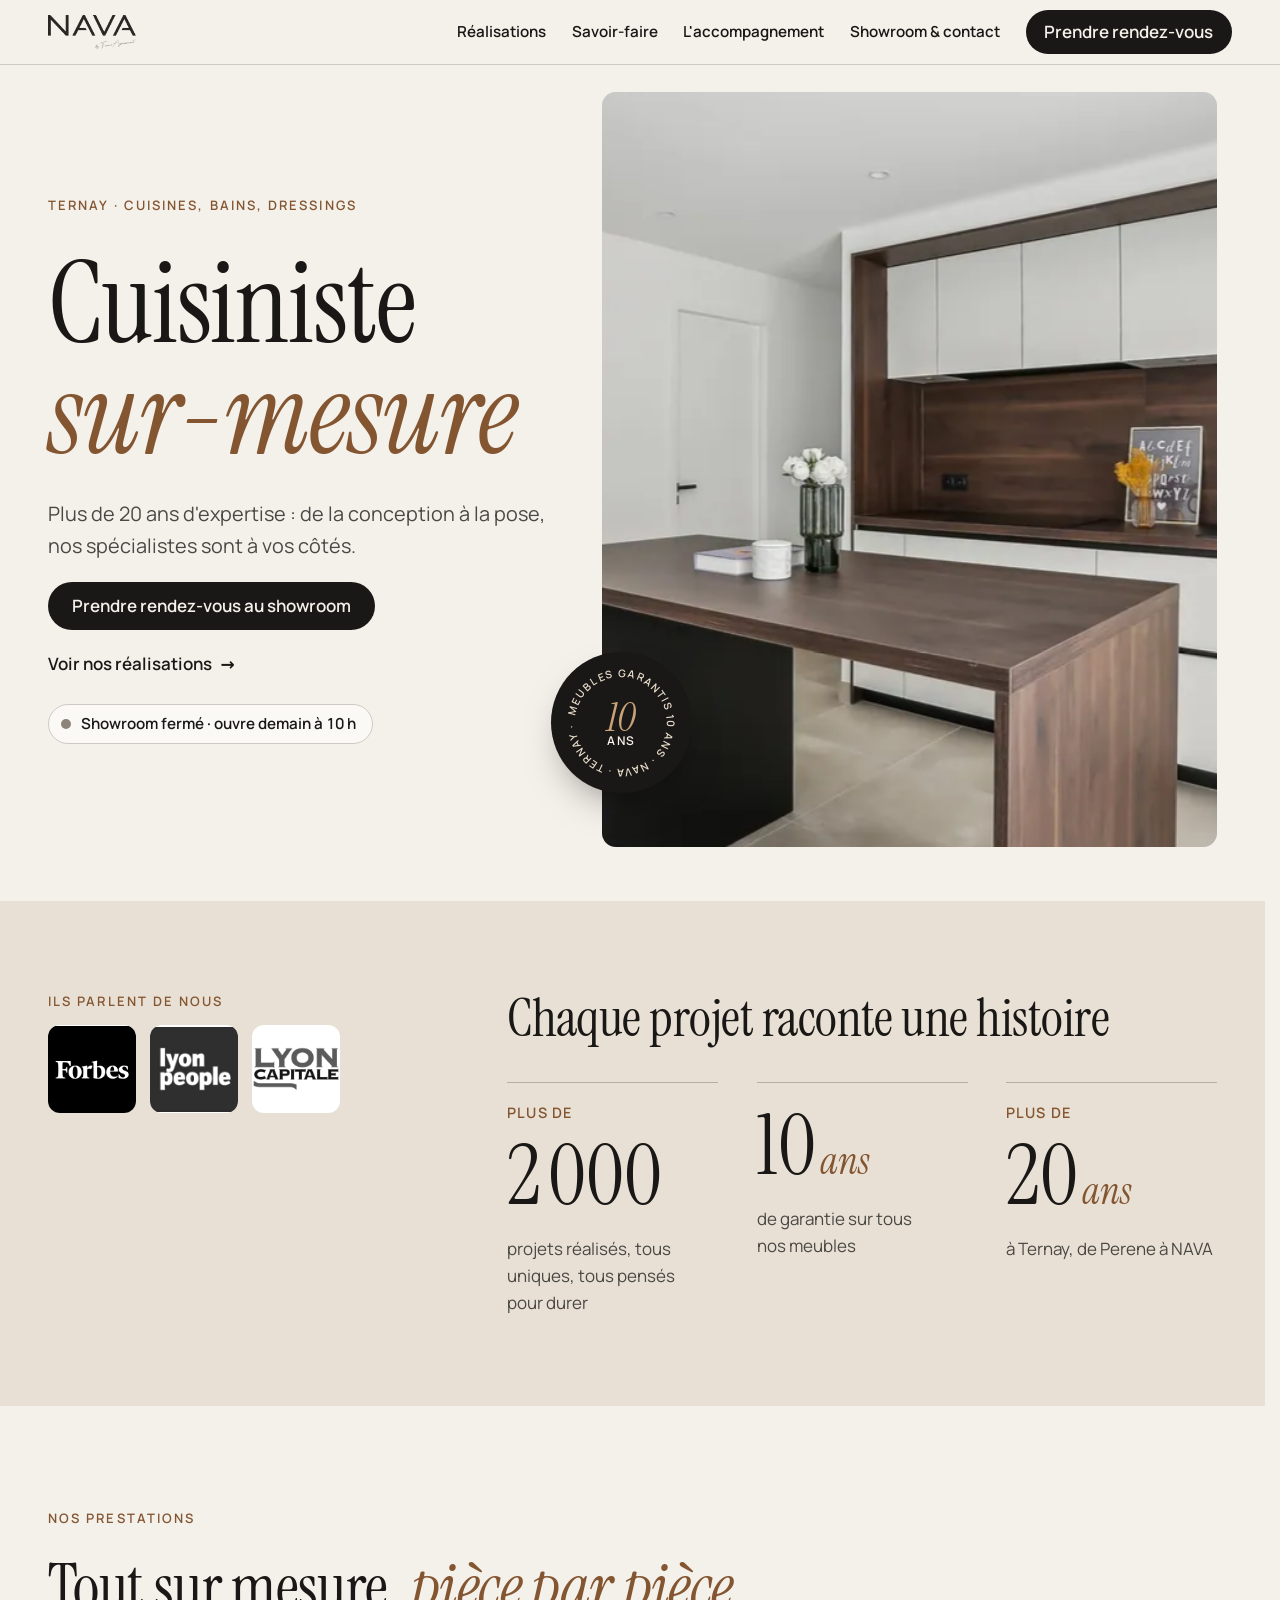
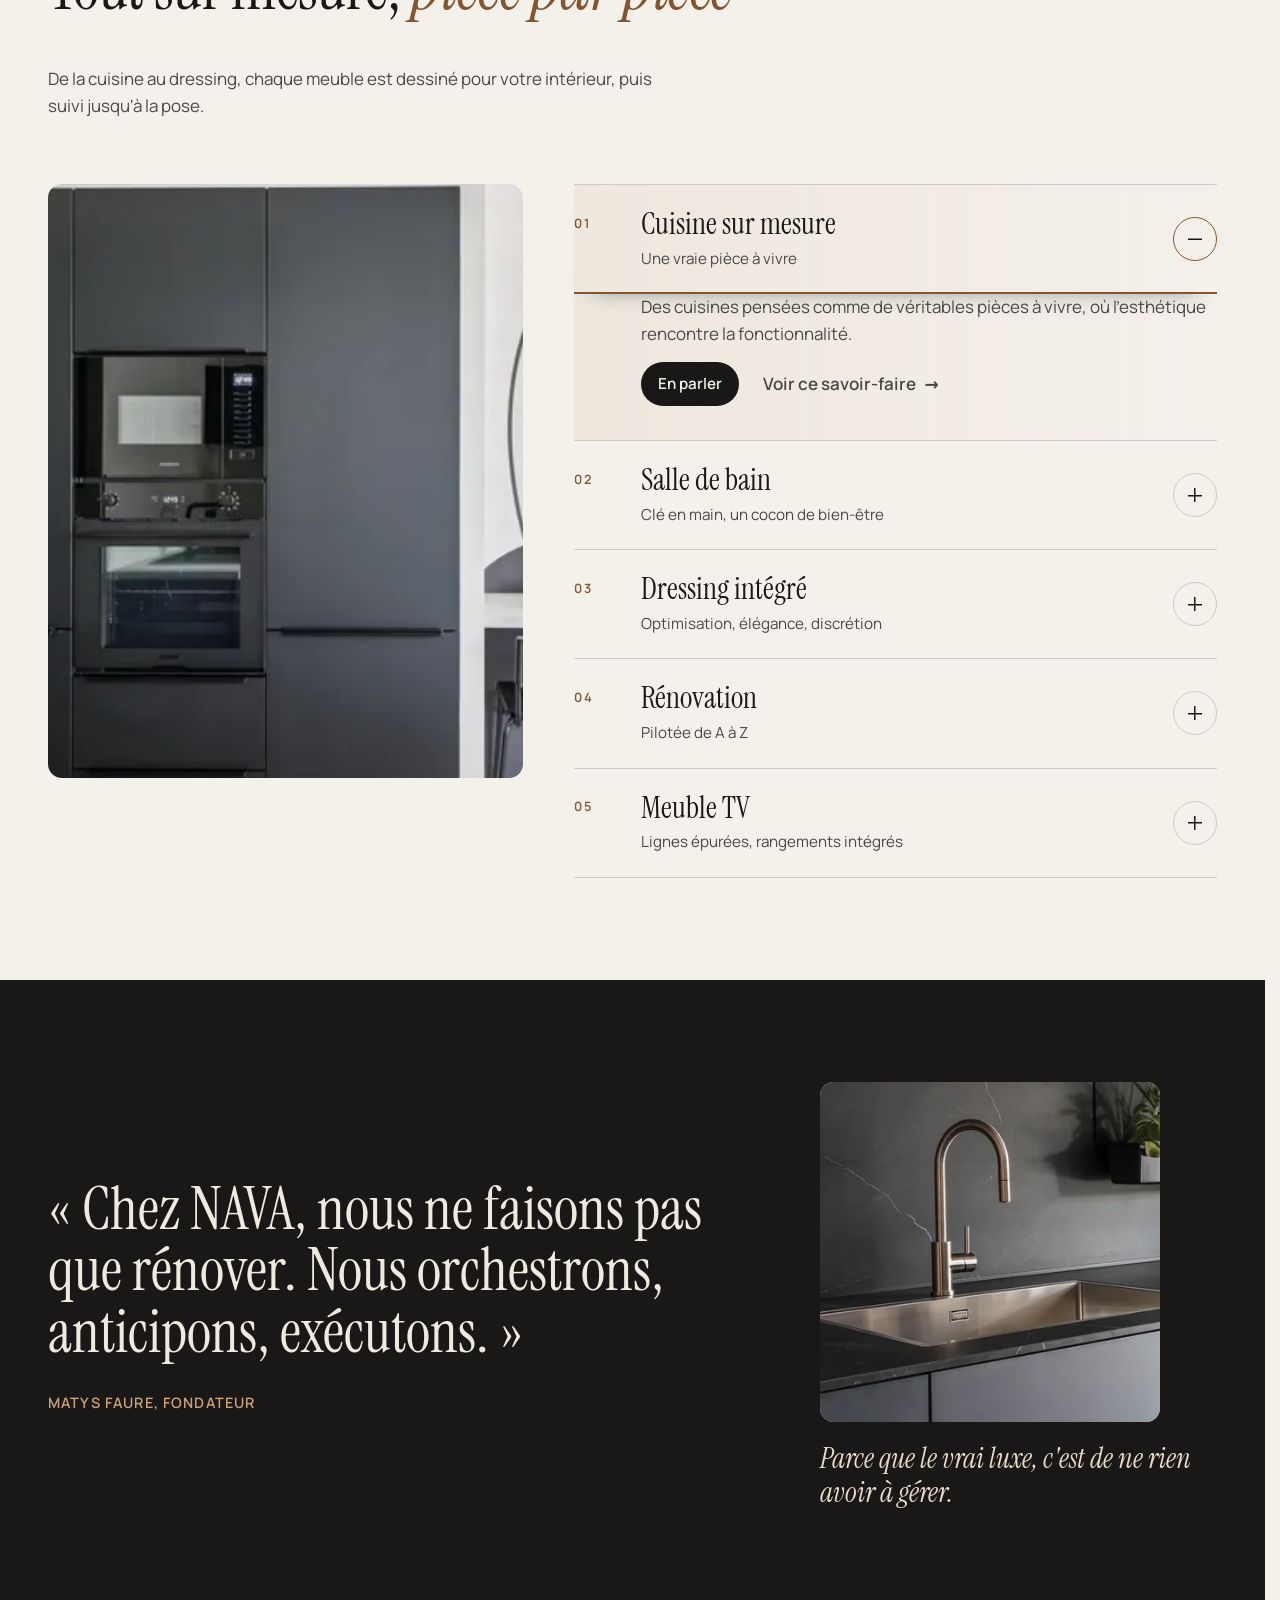
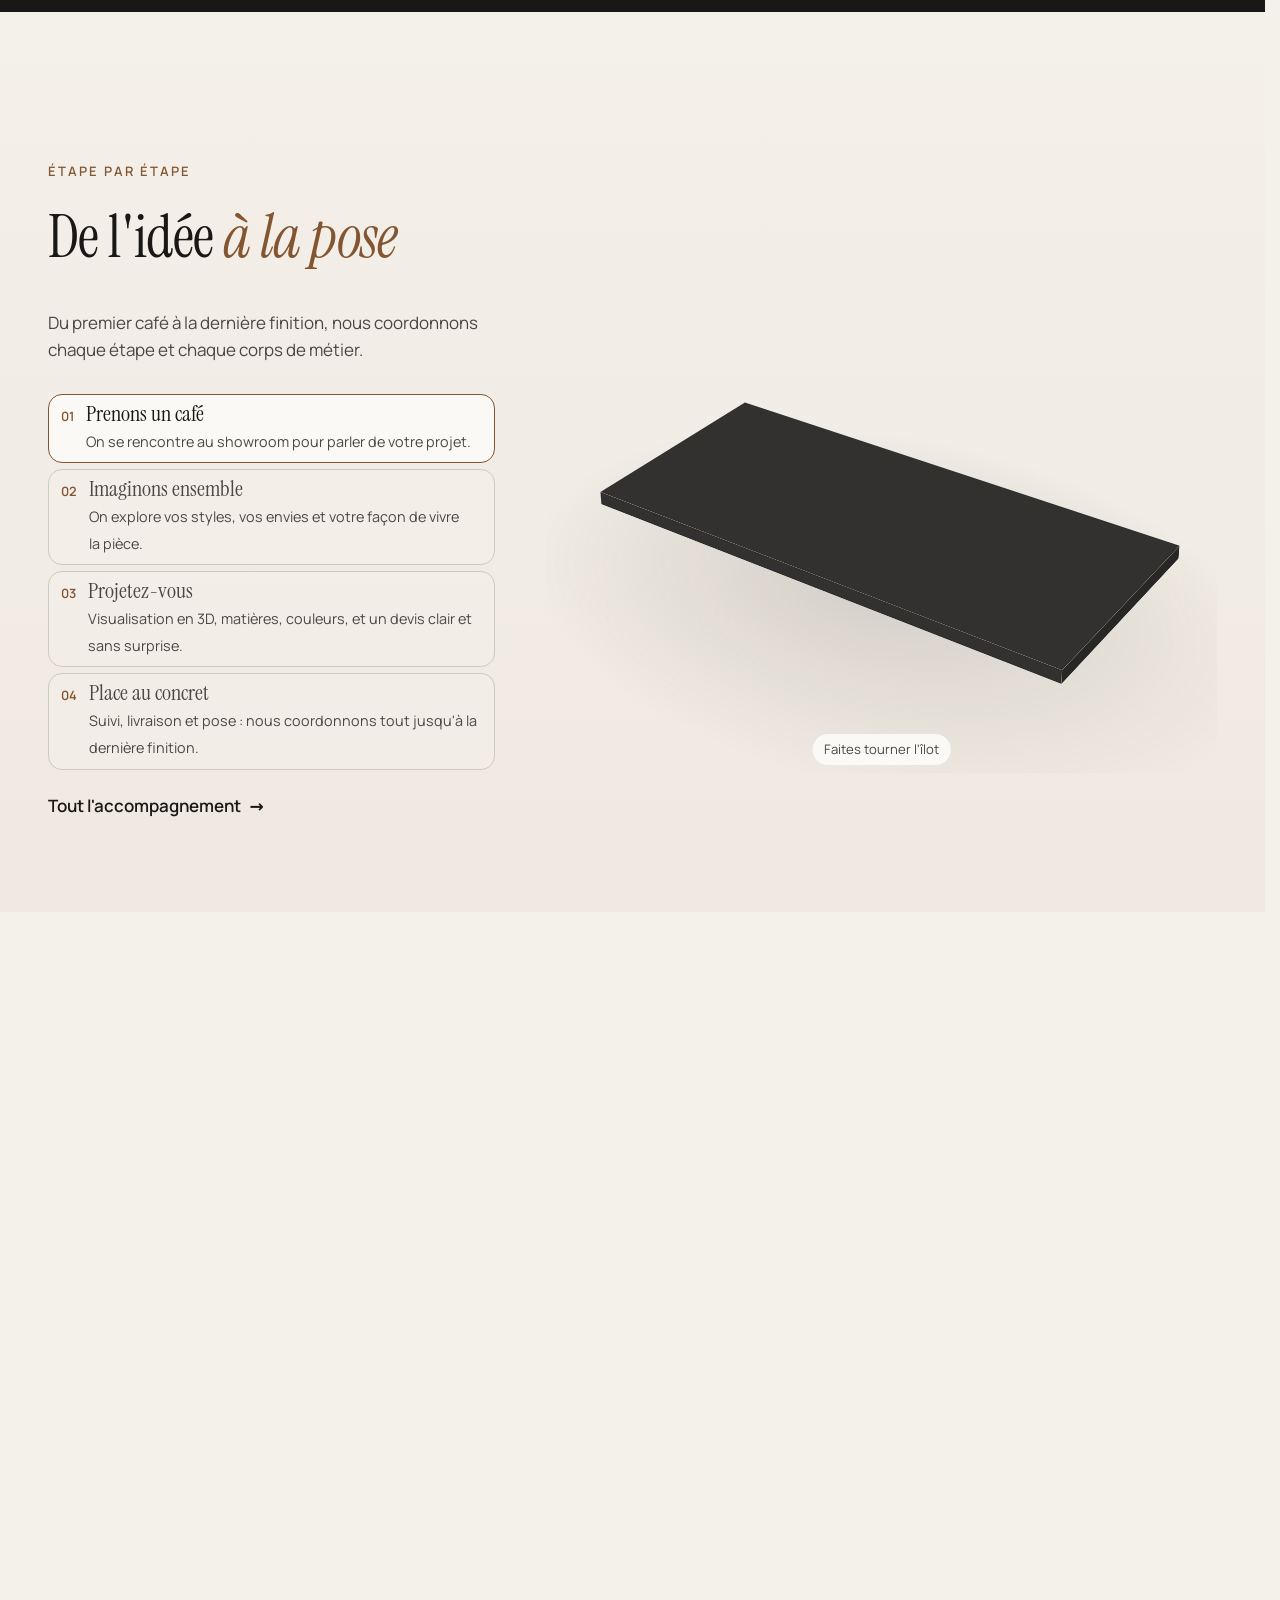
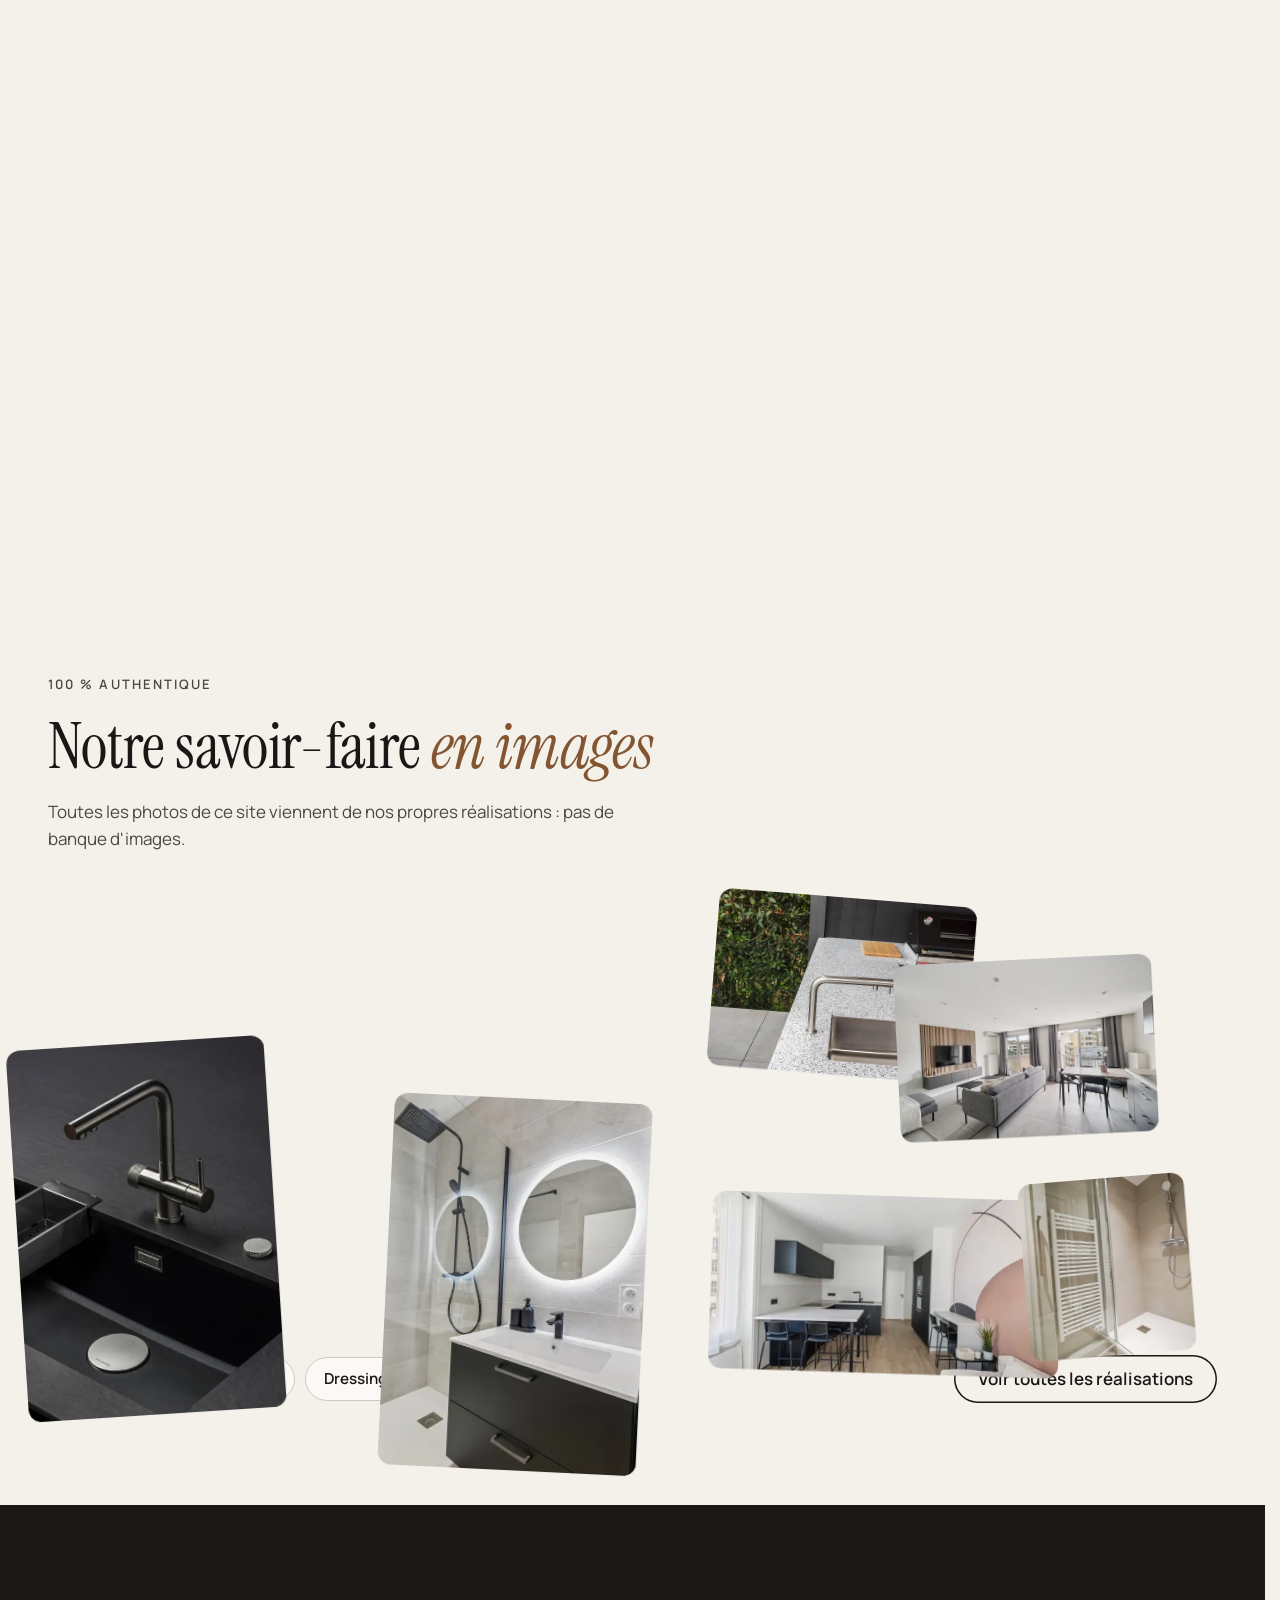
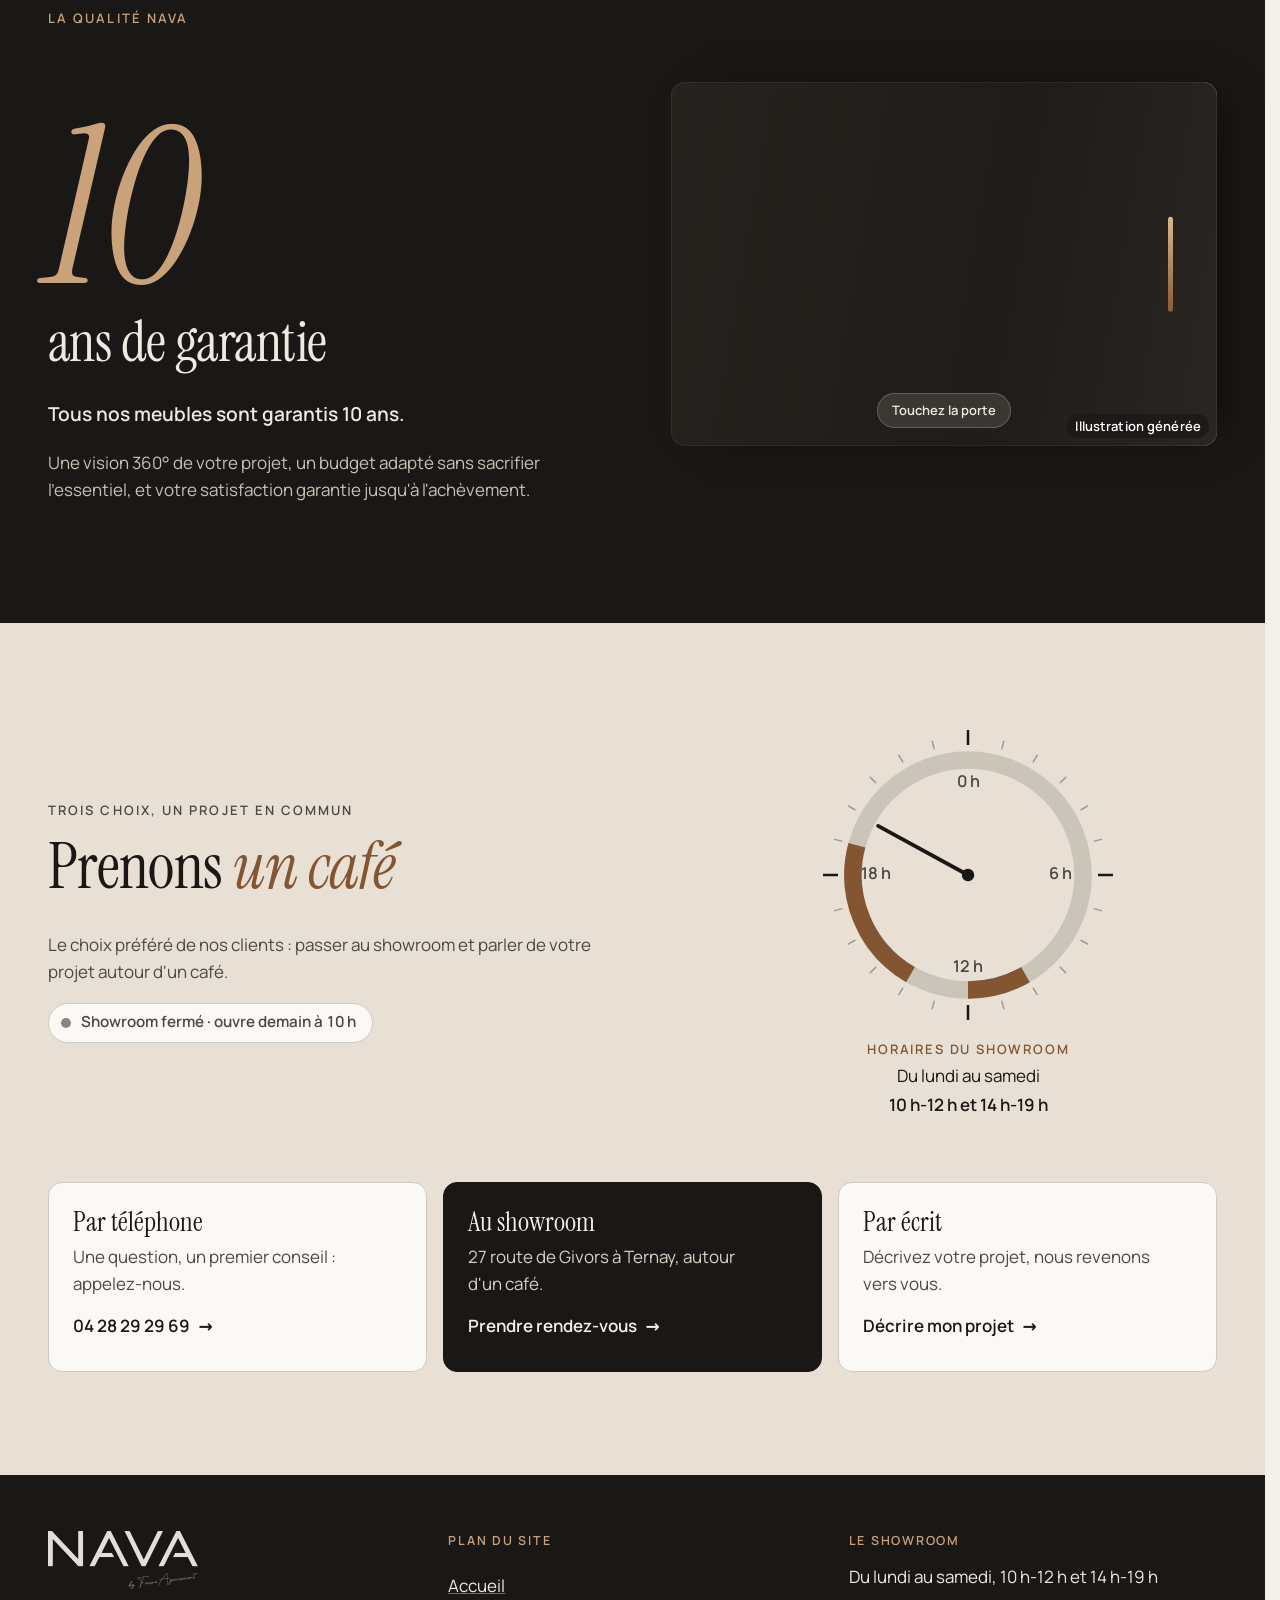
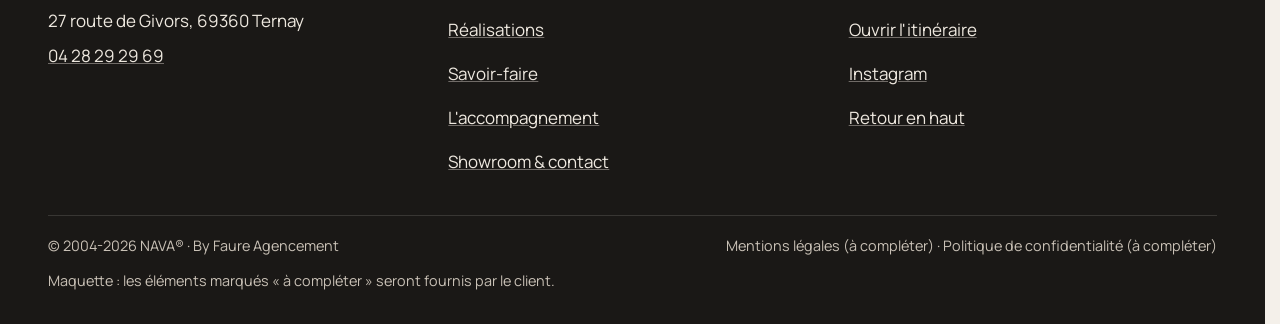
<file: index.html>
<!doctype html>
<html lang="fr" data-v="2">
<head>
<meta charset="utf-8">
<meta name="viewport" content="width=device-width, initial-scale=1, viewport-fit=cover">
<title>NAVA, cuisiniste sur-mesure à Ternay · By Faure Agencement</title>
<meta name="description" content="Cuisines, salles de bain, dressings, rénovation et meubles TV sur mesure à Ternay, de la conception à la pose. Meubles garantis 10 ans.">
<meta name="robots" content="noindex, nofollow">
<link rel="canonical" href="https://nava-maquette.vercel.app/">
<style>:root{--fond:#F4F0EA;--texte:#1A1816;--voile-fond:#1A1816;--ouverture-fond:#ECE5DA;--menu-fond:#F4F0EA}:root { --entete-h: 72px; --barres-h: 0px; } html { background: var(--fond); color: var(--texte); scrollbar-gutter: stable; } body { margin: 0; background: var(--fond); } html.js:not(.secours):not([data-arrivee="retour"]) [data-anime] { opacity: 0; } html.js:not(.secours):not([data-arrivee="retour"]) [data-anime].vu { opacity: 1; } [data-voile] { position: fixed; inset: 0; z-index: 900; background: var(--voile-fond); transform: translateY(100%); visibility: hidden; pointer-events: none; } html[data-arrivee="voile"]:not(.voile-leve):not(.secours) [data-voile] { transform: none; visibility: visible; } html.secours [data-voile] { visibility: hidden !important; } .ouverture-panneau { position: fixed; inset: 0; z-index: 850; display: none; place-content: center; justify-items: center; background: var(--ouverture-fond, var(--voile-fond)); color: var(--fond); text-align: center; } html.js[data-arrivee="intro"]:not(.secours):not(.intro-finie) .ouverture-panneau { display: grid; } html.defilement-bloque, html.defilement-bloque body, html.js[data-arrivee="intro"]:not(.secours):not(.intro-finie), html.js[data-arrivee="intro"]:not(.secours):not(.intro-finie) body, html[data-arrivee="voile"]:not(.voile-leve):not(.secours), html[data-arrivee="voile"]:not(.voile-leve):not(.secours) body { overflow: hidden; } html.js[data-arrivee="intro"]:not(.secours):not(.intro-finie) { background-color: var(--ouverture-fond, var(--voile-fond)); } html[data-arrivee="voile"]:not(.voile-leve):not(.secours) { background-color: var(--voile-fond); }</style>
<script>(function () {
var d = document.documentElement, ss = null, ls = null;
try { ss = window.sessionStorage; ls = window.localStorage; } catch (e) {}
d.classList.add('js');
var nav = performance.getEntriesByType ? performance.getEntriesByType('navigation')[0] : null;
var type = nav ? nav.type : 'navigate';
var depart = null;
try { depart = JSON.parse(ss.getItem('socle:depart') || 'null'); ss.removeItem('socle:depart'); } catch (e) {}
if (depart && !(Date.now() - depart.t < 15000)) depart = null;
var mode = type === 'back_forward' ? 'retour' : type === 'reload' ? 'intro' : depart ? 'voile' : 'intro';
d.setAttribute('data-arrivee', mode);
if (mode === 'voile' && depart.couleur) d.style.setProperty('--voile-fond', depart.couleur);
if (type === 'reload' && 'scrollRestoration' in history) {
history.scrollRestoration = 'manual';
}
try {
var choisie = ls && ls.getItem('socle:langue');
var langue = (d.lang || '').slice(0, 2);
if (choisie && choisie !== langue && type === 'navigate' && !depart) {
var alt = document.querySelector('link[rel="alternate"][hreflang="' + choisie + '"]');
if (alt) location.replace(new URL(alt.href).pathname + location.search + location.hash);
}
} catch (e) {}
setTimeout(function () { if (!d.classList.contains('demarre')) d.classList.add('secours'); }, 2000);
})();</script>
<link rel="preload" href="/assets/fonts/instrument-serif-latin-400-normal.woff2" as="font" type="font/woff2" crossorigin>
<link rel="preload" href="/assets/fonts/manrope-latin-400-normal.woff2" as="font" type="font/woff2" crossorigin>
<link rel="stylesheet" href="/assets/css/socle.css?v=2">
<link rel="stylesheet" href="/assets/css/modules.css?v=2">
<link rel="stylesheet" href="/assets/css/site.css?v=2">
<link rel="modulepreload" href="/assets/js/site.js?v=2">
<link rel="modulepreload" href="/assets/js/socle/index.js?v=2">
<script src="/assets/vendor/gsap.min.js" defer></script>
<script src="/assets/vendor/ScrollTrigger.min.js" defer></script>
<script src="/assets/vendor/SplitText.min.js" defer></script>
<script type="module" src="/assets/js/site.js?v=2"></script>
<meta name="theme-color" content="#F4F0EA">
<link rel="icon" href="/assets/images/favicon-32.png" type="image/png" sizes="32x32">
<link rel="icon" href="/assets/images/favicon-64.png" type="image/png" sizes="64x64">
<link rel="apple-touch-icon" href="/assets/images/apple-touch-icon.png">
<meta property="og:type" content="website">
<meta property="og:site_name" content="NAVA">
<meta property="og:locale" content="fr_FR">
<meta property="og:title" content="NAVA, cuisiniste sur-mesure à Ternay · By Faure Agencement">
<meta property="og:description" content="Cuisines, salles de bain, dressings, rénovation et meubles TV sur mesure à Ternay, de la conception à la pose. Meubles garantis 10 ans.">
<meta property="og:url" content="https://nava-maquette.vercel.app/">
<meta property="og:image" content="https://nava-maquette.vercel.app/assets/partage/accueil-fr.jpg">
<meta property="og:image:width" content="1200">
<meta property="og:image:height" content="630">
<meta property="og:image:alt" content="NAVA, cuisiniste sur-mesure : cuisine blanche à îlot">
<meta name="twitter:card" content="summary_large_image">
<script type="application/ld+json">{"@context":"https://schema.org","@type":"HomeAndConstructionBusiness","name":"NAVA · By Faure Agencement","url":"https://nava-maquette.vercel.app/","telephone":"+33428292969","address":{"@type":"PostalAddress","streetAddress":"27 route de Givors","postalCode":"69360","addressLocality":"Ternay","addressCountry":"FR"},"openingHoursSpecification":[{"@type":"OpeningHoursSpecification","dayOfWeek":["Monday","Tuesday","Wednesday","Thursday","Friday","Saturday"],"opens":"10:00","closes":"12:00"},{"@type":"OpeningHoursSpecification","dayOfWeek":["Monday","Tuesday","Wednesday","Thursday","Friday","Saturday"],"opens":"14:00","closes":"19:00"}],"sameAs":["https://www.instagram.com/nava_france/"],"description":"Cuisiniste sur-mesure à Ternay : cuisines, salles de bain, dressings, rénovation et meubles TV, de la conception à la pose."}</script>
</head>
<body id="haut">
<div data-voile data-forme="rideau" aria-hidden="true"><span class="voile-poignee voile-poignee--g"></span><span class="voile-poignee voile-poignee--d"></span><div class="voile-contenu"><img src="/assets/images/logo-nava-clair.png" alt="" width="600" height="231"><span data-voile-libelle>Accueil</span></div></div>
<div class="ouverture-panneau" data-ouverture data-gouttiere="#ECE5DA" aria-hidden="true">
  <div class="facades" data-effet="facades"><span class="facade facade--g"></span><span class="facade facade--d"></span><span class="facade facade--g"></span><span class="facade facade--d"></span></div>
  <div class="ouverture-centre">
    <img class="ouverture-logo" src="/assets/images/logo-nava.png" alt="" width="600" height="231" data-ouverture-objet>
    <span class="ouverture-trait"></span>
    <p class="ouverture-ligne">Cuisiniste sur-mesure · Ternay</p>
  </div>
</div>
<a class="evitement" href="#contenu">Aller au contenu</a>
<header data-entete>
  <div class="entete-rangee">
    <a class="entete-logo" href="/" aria-label="NAVA by Faure Agencement, accueil" data-libelle="Accueil" aria-current="page">
      <img src="/assets/images/logo-nava.png" alt="" width="600" height="231">
    </a>
    <nav data-nav aria-label="Navigation principale">
      <ul><li><a href="/realisations" data-libelle="Réalisations">Réalisations</a></li><li><a href="/savoir-faire" data-libelle="Savoir-faire">Savoir-faire</a></li><li><a href="/accompagnement" data-libelle="L&#39;accompagnement">L&#39;accompagnement</a></li><li><a href="/showroom" data-libelle="Showroom &amp; contact">Showroom &amp; contact</a></li></ul>
    </nav>
    <div class="entete-actions">
      <a class="bouton" href="/showroom#rendez-vous" data-libelle="Showroom &amp; contact">Prendre rendez-vous</a>
      <button type="button" data-menu-bouton aria-controls="menu" aria-expanded="false" data-libelle-ouvrir="Menu" data-libelle-fermer="Fermer"><span data-libelle-bouton>Menu</span></button>
      <a class="menu-sansjs" href="#menu" data-menu-lien>Menu</a>
    </div>
  </div>
</header>
<script>/* Avant le premier affichage : rangées de la navigation (même règle que ajusterNav dans assets/js/socle/entete.js)
   et hauteur réelle de l'en-tête, pour que rien ne saute quand le JavaScript du site prend la main. */
(function () {
  var h = document.documentElement, u = document.querySelector('[data-nav] ul'), e = document.querySelector('[data-entete]');
  if (u) {
    var deborde = function () { return u.scrollWidth > u.clientWidth + 1; }, c = deborde();
    if (c && window.matchMedia('(min-width: 900px)').matches) {
      h.classList.add('nav-deux-rangees'); c = deborde();
      if (c) { h.classList.add('nav-deux-lignes'); var a = u.querySelector('a'); c = !a || u.getBoundingClientRect().height > a.getBoundingClientRect().height * 2.5; }
      if (c) h.classList.remove('nav-deux-rangees', 'nav-deux-lignes');
    }
    if (c) h.classList.add('nav-compacte');
  }
  if (e) h.style.setProperty('--entete-h', Math.round(e.getBoundingClientRect().height) + 'px');
})();</script>
<span id="menu-ferme" aria-hidden="true"></span>
<div id="menu" data-menu role="dialog" aria-modal="true" aria-label="Menu">
  <p class="menu-sansjs-fermer"><a href="#menu-ferme">Fermer</a></p>
  <ul><li style="--i:0"><a href="/" class="menu-lien" data-libelle="Accueil" aria-current="page">Accueil</a></li><li style="--i:1"><a href="/realisations" class="menu-lien" data-libelle="Réalisations">Réalisations</a></li><li style="--i:2"><a href="/savoir-faire" class="menu-lien" data-libelle="Savoir-faire">Savoir-faire</a></li><li style="--i:3"><a href="/accompagnement" class="menu-lien" data-libelle="L&#39;accompagnement">L&#39;accompagnement</a></li><li style="--i:4"><a href="/showroom" class="menu-lien" data-libelle="Showroom &amp; contact">Showroom &amp; contact</a></li></ul>
  <div class="menu-infos">
    <p class="statut" data-statut><i aria-hidden="true"></i><span data-statut-texte>Showroom à Ternay, du lundi au samedi</span></p>
    <p class="menu-actions"><a class="bouton" href="/showroom#rendez-vous" data-libelle="Showroom &amp; contact">Prendre rendez-vous</a><a class="bouton bouton--contour" href="tel:+33428292969">Appeler 04 28 29 29 69</a></p>
    <p class="menu-adresse">27 route de Givors, 69360 Ternay<br>Du lundi au samedi, 10 h-12 h et 14 h-19 h</p>
  </div>
</div>
<main id="contenu" tabindex="-1">
<section class="ouv ouv--accueil" id="debut">
  <div class="ouv-texte">
    <p class="surtitre ouv-sur masque-ecran-tres-bas" data-anime="gsap">Ternay · cuisines, bains, dressings</p>
    <h1 class="ouv-titre" data-anime="gsap"><span class="ligne-masque"><span class="ouv-ligne">Cuisiniste</span></span><span class="ligne-masque"><span class="ouv-ligne"><em>sur-mesure</em></span></span></h1>
    <p class="ouv-intro masque-ecran-tres-bas" data-anime="gsap">Plus de 20 ans d&#39;expertise : de la conception à la pose, nos spécialistes sont à vos côtés.</p>
    <p class="actions ouv-actions" data-anime="gsap">
      <a href="/showroom#rendez-vous" class="bouton" data-libelle="Showroom &amp; contact" data-action-principale data-survol="magnetique">Prendre rendez-vous au showroom</a>
      <a href="/realisations" class="lien-fleche" data-libelle="Réalisations">Voir nos réalisations</a>
    </p>
    <div class="ouv-statut" data-anime="gsap"><p class="statut" data-info-cle data-statut><i aria-hidden="true"></i><span data-statut-texte>Showroom à Ternay, du lundi au samedi</span></p></div>
  </div>
  <div class="ouv-visuel">
    <figure class="media ouv-media" data-fx="parallaxe" data-fx-force="8" style="--cadrage:58% 55%;--cadrage-mobile:58% 55%">
  <picture><source media="(max-width: 760px) and (orientation: portrait)" srcset="/assets/images/cuisine-ilot-blanc-mobile-640.webp 640w, /assets/images/cuisine-ilot-blanc-mobile-1080.webp 1080w" sizes="(max-width: 760px) 100vw, 58vw">
    <img src="/assets/images/cuisine-ilot-blanc-1280.webp" srcset="/assets/images/cuisine-ilot-blanc-640.webp 640w, /assets/images/cuisine-ilot-blanc-1280.webp 1280w, /assets/images/cuisine-ilot-blanc-1920.webp 1920w" sizes="(max-width: 760px) 100vw, 58vw" alt="Cuisine blanche à îlot, plan en bois foncé et crédence assortie" width="1280" height="720" fetchpriority="high" loading="eager" decoding="async">
  </picture>
</figure>
    <p class="sceau" data-iris-centre="disque" data-effet="sceau">
      <span class="visuellement-cache">Tous nos meubles sont garantis 10 ans.</span>
      <svg class="sceau-anneau" viewBox="0 0 200 200" aria-hidden="true" focusable="false" data-superpose><defs><path id="sceau-cercle" d="M100 100 m-74 0 a74 74 0 1 1 148 0 a74 74 0 1 1 -148 0"/></defs><text><textPath href="#sceau-cercle" textLength="452" lengthAdjust="spacing">Meubles garantis 10 ans · NAVA · Ternay ·</textPath></text></svg>
      <span class="sceau-centre" aria-hidden="true" data-superpose><strong data-superpose>10</strong><span data-superpose>ans</span></span>
    </p>
  </div>
</section>
<section class="reperes" id="reperes">
  <div class="conteneur reperes-grille">
    <div class="presse">
      <p class="surtitre">Ils parlent de nous</p>
      <ul class="presse-logos" data-anime="cascade">
        <li><figure class="media presse-logo" style="--cadrage:50% 50%">
  <picture>
    <img src="/assets/images/presse-forbes-480.webp" srcset="/assets/images/presse-forbes-240.webp 240w, /assets/images/presse-forbes-480.webp 480w" sizes="96px" alt="Forbes" width="480" height="476" loading="lazy" decoding="async">
  </picture>
</figure></li>
        <li><figure class="media presse-logo" style="--cadrage:50% 50%">
  <picture>
    <img src="/assets/images/presse-lyon-people-200.webp" srcset="/assets/images/presse-lyon-people-200.webp 200w" sizes="96px" alt="Lyon People" width="200" height="193" loading="lazy" decoding="async">
  </picture>
</figure></li>
        <li><figure class="media presse-logo" style="--cadrage:50% 50%">
  <picture>
    <img src="/assets/images/presse-lyon-capitale-480.webp" srcset="/assets/images/presse-lyon-capitale-240.webp 240w, /assets/images/presse-lyon-capitale-480.webp 480w" sizes="96px" alt="Lyon Capitale" width="480" height="480" loading="lazy" decoding="async">
  </picture>
</figure></li>
      </ul>
    </div>
    <div class="chiffres-bloc">
      <h2 class="chiffres-titre" data-anime="lignes">Chaque projet raconte une histoire</h2>
      <ul class="chiffres-liste" data-anime="cascade"><li>
        <p class="chiffre"><span class="chiffre-avant">plus de</span><strong data-compteur="2000">2 000</strong></p>
        <p class="chiffre-texte">projets réalisés, tous uniques, tous pensés pour durer</p></li><li>
        <p class="chiffre"><strong data-compteur="10">10</strong><span class="chiffre-apres">ans</span></p>
        <p class="chiffre-texte">de garantie sur tous nos meubles</p></li><li>
        <p class="chiffre"><span class="chiffre-avant">plus de</span><strong data-compteur="20">20</strong><span class="chiffre-apres">ans</span></p>
        <p class="chiffre-texte">à Ternay, de Perene à NAVA</p></li></ul>
    </div>
  </div>
</section>
<section class="ofr" id="prestations" data-module="offre-a-tiroirs" aria-labelledby="ofr-titre">
  <div class="conteneur">
    <div class="ofr__tete">
      <p class="surtitre">Nos prestations</p>
      <h2 class="ofr__h2" id="ofr-titre" data-anime="lignes">Tout sur mesure, <em>pièce par pièce</em></h2>
      <p class="ofr__intro" data-anime>De la cuisine au dressing, chaque meuble est dessiné pour votre intérieur, puis suivi jusqu&#39;à la pose.</p>
    </div>
    <div class="ofr__corps">
      <ol class="ofr__tiroirs" data-effet="tiroirs"><li class="ofr__tiroir" id="cuisine" data-sujet="cuisine">
        <h3 class="ofr__titre"><button type="button" class="ofr__poignee"><span class="ofr__num">01</span><span class="ofr__nom">Cuisine sur mesure</span><span class="ofr__resume">Une vraie pièce à vivre</span></button></h3>
        <div class="ofr__contenu"><div class="ofr__interieur">
          <figure class="media ofr__image" style="--cadrage:30% 55%">
  <picture><source media="(max-width: 760px) and (orientation: portrait)" srcset="/assets/images/cuisine-noire-arche-mobile-640.webp 640w, /assets/images/cuisine-noire-arche-mobile-1080.webp 1080w" sizes="(max-width: 960px) 90vw, 40vw">
    <img src="/assets/images/cuisine-noire-arche-1280.webp" srcset="/assets/images/cuisine-noire-arche-640.webp 640w, /assets/images/cuisine-noire-arche-1280.webp 1280w, /assets/images/cuisine-noire-arche-1920.webp 1920w" sizes="(max-width: 960px) 90vw, 40vw" alt="Cuisine noir mat, colonne four et coin repas devant une arche rose" width="1280" height="720" loading="lazy" decoding="async">
  </picture>
</figure>
          <p>Des cuisines pensées comme de véritables pièces à vivre, où l&#39;esthétique rencontre la fonctionnalité.</p>
          <p class="actions"><a href="/showroom?projet=cuisine#rendez-vous" class="bouton bouton--petit" data-libelle="Showroom &amp; contact">En parler</a><a href="/savoir-faire#cuisine" class="lien-fleche" data-libelle="Savoir-faire">Voir ce savoir-faire</a></p>
        </div></div>
      </li><li class="ofr__tiroir" id="salle-de-bain" data-sujet="salle-de-bain">
        <h3 class="ofr__titre"><button type="button" class="ofr__poignee"><span class="ofr__num">02</span><span class="ofr__nom">Salle de bain</span><span class="ofr__resume">Clé en main, un cocon de bien-être</span></button></h3>
        <div class="ofr__contenu"><div class="ofr__interieur">
          <figure class="media ofr__image" style="--cadrage:45% 50%">
  <picture>
    <img src="/assets/images/bain-vasque-noire-1600.webp" srcset="/assets/images/bain-vasque-noire-480.webp 480w, /assets/images/bain-vasque-noire-960.webp 960w, /assets/images/bain-vasque-noire-1600.webp 1600w" sizes="(max-width: 960px) 90vw, 40vw" alt="Vasque noire, miroir rond lumineux et douche" width="1600" height="1066" loading="lazy" decoding="async">
  </picture>
</figure>
          <p>Des espaces de détente aux finitions soignées et aux matériaux de qualité : chaque salle de bain devient un cocon de bien-être, livré clé en main.</p>
          <p class="actions"><a href="/showroom?projet=salle-de-bain#rendez-vous" class="bouton bouton--petit" data-libelle="Showroom &amp; contact">En parler</a><a href="/savoir-faire#salle-de-bain" class="lien-fleche" data-libelle="Savoir-faire">Voir ce savoir-faire</a></p>
        </div></div>
      </li><li class="ofr__tiroir" id="dressing" data-sujet="dressing">
        <h3 class="ofr__titre"><button type="button" class="ofr__poignee"><span class="ofr__num">03</span><span class="ofr__nom">Dressing intégré</span><span class="ofr__resume">Optimisation, élégance, discrétion</span></button></h3>
        <div class="ofr__contenu"><div class="ofr__interieur">
          <figure class="media ofr__image" style="--cadrage:62% 50%">
  <picture>
    <img src="/assets/images/dressing-chambre-1600.webp" srcset="/assets/images/dressing-chambre-480.webp 480w, /assets/images/dressing-chambre-960.webp 960w, /assets/images/dressing-chambre-1600.webp 1600w" sizes="(max-width: 960px) 90vw, 40vw" alt="Chambre avec dressing intégré blanc du sol au plafond" width="1600" height="1066" loading="lazy" decoding="async">
  </picture>
</figure>
          <p>Des dressings qui s&#39;intègrent harmonieusement à votre espace, tout en simplifiant votre quotidien : aménagements discrets et optimisés.</p>
          <p class="actions"><a href="/showroom?projet=dressing#rendez-vous" class="bouton bouton--petit" data-libelle="Showroom &amp; contact">En parler</a><a href="/savoir-faire#dressing" class="lien-fleche" data-libelle="Savoir-faire">Voir ce savoir-faire</a></p>
        </div></div>
      </li><li class="ofr__tiroir" id="renovation" data-sujet="renovation">
        <h3 class="ofr__titre"><button type="button" class="ofr__poignee"><span class="ofr__num">04</span><span class="ofr__nom">Rénovation</span><span class="ofr__resume">Pilotée de A à Z</span></button></h3>
        <div class="ofr__contenu"><div class="ofr__interieur">
          <figure class="media ofr__image" style="--cadrage:40% 55%">
  <picture>
    <img src="/assets/images/sejour-beton-1600.webp" srcset="/assets/images/sejour-beton-480.webp 480w, /assets/images/sejour-beton-960.webp 960w, /assets/images/sejour-beton-1600.webp 1600w" sizes="(max-width: 960px) 90vw, 40vw" alt="Séjour lumineux, mur effet béton et cuisine en fond" width="1600" height="1066" loading="lazy" decoding="async">
  </picture>
</figure>
          <p>Un pilotage complet de A à Z : nous coordonnons tous les corps de métier et vous livrons un intérieur clé en main.</p>
          <p class="actions"><a href="/showroom?projet=renovation#rendez-vous" class="bouton bouton--petit" data-libelle="Showroom &amp; contact">En parler</a><a href="/savoir-faire#renovation" class="lien-fleche" data-libelle="Savoir-faire">Voir ce savoir-faire</a></p>
        </div></div>
      </li><li class="ofr__tiroir" id="meuble-tv" data-sujet="meuble-tv">
        <h3 class="ofr__titre"><button type="button" class="ofr__poignee"><span class="ofr__num">05</span><span class="ofr__nom">Meuble TV</span><span class="ofr__resume">Lignes épurées, rangements intégrés</span></button></h3>
        <div class="ofr__contenu"><div class="ofr__interieur">
          <figure class="media ofr__image" style="--cadrage:22% 60%">
  <picture>
    <img src="/assets/images/meuble-tv-beton-1600.webp" srcset="/assets/images/meuble-tv-beton-480.webp 480w, /assets/images/meuble-tv-beton-960.webp 960w, /assets/images/meuble-tv-beton-1600.webp 1600w" sizes="(max-width: 960px) 90vw, 40vw" alt="Long meuble TV noir sous un mur effet béton" width="1600" height="1067" loading="lazy" decoding="async">
  </picture>
</figure>
          <p>Un meuble TV conçu pour s&#39;adapter parfaitement à votre intérieur : lignes épurées, rangements intégrés, finitions haut de gamme.</p>
          <p class="actions"><a href="/showroom?projet=meuble-tv#rendez-vous" class="bouton bouton--petit" data-libelle="Showroom &amp; contact">En parler</a><a href="/savoir-faire#meuble-tv" class="lien-fleche" data-libelle="Savoir-faire">Voir ce savoir-faire</a></p>
        </div></div>
      </li></ol>
    </div>
  </div>
</section>
<section class="citation sombre" id="citation">
  <div class="conteneur citation-grille">
    <blockquote class="citation-bloc">
      <p class="citation-texte" data-anime="mots">«&nbsp;Chez NAVA, nous ne faisons pas que rénover. Nous orchestrons, anticipons, exécutons.&nbsp;»</p>
      <footer class="citation-auteur" data-anime>Matys Faure, fondateur</footer>
    </blockquote>
    <div class="citation-cote">
      <figure class="media citation-media" data-fx="parallaxe" data-fx-force="12" style="--cadrage:50% 50%">
  <picture>
    <img src="/assets/images/evier-inox-1600.webp" srcset="/assets/images/evier-inox-480.webp 480w, /assets/images/evier-inox-960.webp 960w, /assets/images/evier-inox-1600.webp 1600w" sizes="(max-width: 760px) 90vw, 32vw" alt="Évier inox sous plan sombre, robinet bronze et plantes" width="1600" height="1600" loading="lazy" decoding="async">
  </picture>
</figure>
      <p class="citation-suite" data-anime>Parce que le vrai luxe, c&#39;est de ne rien avoir à gérer.</p>
    </div>
  </div>
</section>
<section class="o3d" id="methode" data-scene aria-labelledby="o3d-titre">
  <div class="o3d__cadre conteneur">
    <div class="o3d__texte">
      <p class="surtitre">Étape par étape</p>
      <h2 class="o3d__titre" id="o3d-titre" data-anime="lignes">De l&#39;idée <em>à la pose</em></h2>
      <p class="o3d__intro">Du premier café à la dernière finition, nous coordonnons chaque étape et chaque corps de métier.</p>
    </div>
    <div class="o3d__scene" data-grille="manipuler" tabindex="0" role="region" aria-label="Îlot de cuisine en 3D qui se monte à mesure des étapes : flèches gauche et droite pour le faire tourner" data-effet="ilot-3d" data-visuel>
      <div class="o3d__objet" aria-hidden="true"><div class="o3d__sol"></div><div class="o3d__piece" data-de="-0.1" data-a="0.08" style="--o3d-chute:-120px"><div class="o3d__boite" style="--l:440px;--p:196px;--h:12px;--o3d-teinte: color-mix(in oklab, var(--texte) 86%, var(--fond))"><i class="o3d__f o3d__f--av"></i><i class="o3d__f o3d__f--ar"></i><i class="o3d__f o3d__f--g"></i><i class="o3d__f o3d__f--d"></i><i class="o3d__f o3d__f--haut"></i></div></div><div class="o3d__piece" data-de="0.16" data-a="0.3"><div class="o3d__boite" style="--l:144px;--p:186px;--h:104px;--y:12px;--x:-148px;--o3d-teinte: color-mix(in oklab, var(--fond) 92%, var(--texte))"><i class="o3d__f o3d__f--av"></i><i class="o3d__f o3d__f--ar"></i><i class="o3d__f o3d__f--g"></i><i class="o3d__f o3d__f--d"></i><i class="o3d__f o3d__f--haut"></i></div></div><div class="o3d__piece" data-de="0.21000000000000002" data-a="0.35"><div class="o3d__boite" style="--l:144px;--p:186px;--h:104px;--y:12px;--x:0px;--o3d-teinte: color-mix(in oklab, var(--fond) 92%, var(--texte))"><i class="o3d__f o3d__f--av"></i><i class="o3d__f o3d__f--ar"></i><i class="o3d__f o3d__f--g"></i><i class="o3d__f o3d__f--d"></i><i class="o3d__f o3d__f--haut"></i></div></div><div class="o3d__piece" data-de="0.26" data-a="0.4"><div class="o3d__boite" style="--l:144px;--p:186px;--h:104px;--y:12px;--x:148px;--o3d-teinte: color-mix(in oklab, var(--fond) 92%, var(--texte))"><i class="o3d__f o3d__f--av"></i><i class="o3d__f o3d__f--ar"></i><i class="o3d__f o3d__f--g"></i><i class="o3d__f o3d__f--d"></i><i class="o3d__f o3d__f--haut"></i></div></div><div class="o3d__piece" data-de="0.4" data-a="0.52" style="--o3d-chute:-220px"><div class="o3d__boite" style="--l:476px;--p:216px;--h:12px;--y:116px;--z:-8px;--o3d-teinte: color-mix(in oklab, var(--chene) 82%, var(--fond))"><i class="o3d__f o3d__f--av"></i><i class="o3d__f o3d__f--ar"></i><i class="o3d__f o3d__f--g"></i><i class="o3d__f o3d__f--d"></i><i class="o3d__f o3d__f--haut"></i></div></div><div class="o3d__piece" data-de="0.48" data-a="0.6" style="--o3d-chute:-160px;--o3d-vrille:40deg"><div class="o3d__boite" style="--l:140px;--p:6px;--h:100px;--y:14px;--z:96px;--x:-148px;--o3d-teinte: color-mix(in oklab, var(--texte) 86%, var(--fond))"><i class="o3d__f o3d__f--av"></i><i class="o3d__f o3d__f--ar"></i><i class="o3d__f o3d__f--g"></i><i class="o3d__f o3d__f--d"></i><i class="o3d__f o3d__f--haut"></i></div></div><div class="o3d__piece" data-de="0.52" data-a="0.64" style="--o3d-chute:-160px;--o3d-vrille:40deg"><div class="o3d__boite" style="--l:140px;--p:6px;--h:100px;--y:14px;--z:96px;--x:0px;--o3d-teinte: color-mix(in oklab, var(--texte) 86%, var(--fond))"><i class="o3d__f o3d__f--av"></i><i class="o3d__f o3d__f--ar"></i><i class="o3d__f o3d__f--g"></i><i class="o3d__f o3d__f--d"></i><i class="o3d__f o3d__f--haut"></i></div></div><div class="o3d__piece" data-de="0.5599999999999999" data-a="0.6799999999999999" style="--o3d-chute:-160px;--o3d-vrille:40deg"><div class="o3d__boite" style="--l:140px;--p:6px;--h:100px;--y:14px;--z:96px;--x:148px;--o3d-teinte: color-mix(in oklab, var(--texte) 86%, var(--fond))"><i class="o3d__f o3d__f--av"></i><i class="o3d__f o3d__f--ar"></i><i class="o3d__f o3d__f--g"></i><i class="o3d__f o3d__f--d"></i><i class="o3d__f o3d__f--haut"></i></div></div><div class="o3d__piece" data-de="0.7" data-a="0.78" style="--o3d-chute:-90px"><div class="o3d__boite" style="--l:104px;--p:4px;--h:4px;--y:100px;--z:101px;--x:-148px;--o3d-teinte: #b8925a"><i class="o3d__f o3d__f--av"></i><i class="o3d__f o3d__f--ar"></i><i class="o3d__f o3d__f--g"></i><i class="o3d__f o3d__f--d"></i><i class="o3d__f o3d__f--haut"></i></div></div><div class="o3d__piece" data-de="0.73" data-a="0.81" style="--o3d-chute:-90px"><div class="o3d__boite" style="--l:104px;--p:4px;--h:4px;--y:100px;--z:101px;--x:0px;--o3d-teinte: #b8925a"><i class="o3d__f o3d__f--av"></i><i class="o3d__f o3d__f--ar"></i><i class="o3d__f o3d__f--g"></i><i class="o3d__f o3d__f--d"></i><i class="o3d__f o3d__f--haut"></i></div></div><div class="o3d__piece" data-de="0.76" data-a="0.8400000000000001" style="--o3d-chute:-90px"><div class="o3d__boite" style="--l:104px;--p:4px;--h:4px;--y:100px;--z:101px;--x:148px;--o3d-teinte: #b8925a"><i class="o3d__f o3d__f--av"></i><i class="o3d__f o3d__f--ar"></i><i class="o3d__f o3d__f--g"></i><i class="o3d__f o3d__f--d"></i><i class="o3d__f o3d__f--haut"></i></div></div><div class="o3d__piece" data-de="0.76" data-a="0.86" style="--o3d-chute:-140px"><div class="o3d__boite" style="--l:92px;--p:70px;--h:3px;--y:127px;--x:120px;--z:20px;--o3d-teinte: color-mix(in oklab, var(--texte) 86%, var(--fond))"><i class="o3d__f o3d__f--av"></i><i class="o3d__f o3d__f--ar"></i><i class="o3d__f o3d__f--g"></i><i class="o3d__f o3d__f--d"></i><i class="o3d__f o3d__f--haut"></i></div><div class="o3d__boite" style="--l:8px;--p:8px;--h:58px;--y:128px;--x:120px;--z:-28px;--o3d-teinte: color-mix(in oklab, var(--texte) 86%, var(--fond))"><i class="o3d__f o3d__f--av"></i><i class="o3d__f o3d__f--ar"></i><i class="o3d__f o3d__f--g"></i><i class="o3d__f o3d__f--d"></i><i class="o3d__f o3d__f--haut"></i></div><div class="o3d__boite" style="--l:8px;--p:44px;--h:8px;--y:178px;--x:120px;--z:-10px;--o3d-teinte: color-mix(in oklab, var(--texte) 86%, var(--fond))"><i class="o3d__f o3d__f--av"></i><i class="o3d__f o3d__f--ar"></i><i class="o3d__f o3d__f--g"></i><i class="o3d__f o3d__f--d"></i><i class="o3d__f o3d__f--haut"></i></div></div><div class="o3d__piece" data-de="0.84" data-a="0.94" style="--o3d-chute:-200px;--o3d-vrille:90deg"><div class="o3d__boite" style="--l:8px;--p:8px;--h:74px;--x:-120px;--z:-150px;--o3d-teinte: color-mix(in oklab, var(--texte) 86%, var(--fond))"><i class="o3d__f o3d__f--av"></i><i class="o3d__f o3d__f--ar"></i><i class="o3d__f o3d__f--g"></i><i class="o3d__f o3d__f--d"></i><i class="o3d__f o3d__f--haut"></i></div><div class="o3d__boite" style="--l:48px;--p:48px;--h:8px;--y:74px;--x:-120px;--z:-150px;--o3d-teinte: color-mix(in oklab, var(--chene) 82%, var(--fond))"><i class="o3d__f o3d__f--av"></i><i class="o3d__f o3d__f--ar"></i><i class="o3d__f o3d__f--g"></i><i class="o3d__f o3d__f--d"></i><i class="o3d__f o3d__f--haut"></i></div></div><div class="o3d__piece" data-de="0.89" data-a="0.98" style="--o3d-chute:-200px;--o3d-vrille:90deg"><div class="o3d__boite" style="--l:8px;--p:8px;--h:74px;--x:-20px;--z:-150px;--o3d-teinte: color-mix(in oklab, var(--texte) 86%, var(--fond))"><i class="o3d__f o3d__f--av"></i><i class="o3d__f o3d__f--ar"></i><i class="o3d__f o3d__f--g"></i><i class="o3d__f o3d__f--d"></i><i class="o3d__f o3d__f--haut"></i></div><div class="o3d__boite" style="--l:48px;--p:48px;--h:8px;--y:74px;--x:-20px;--z:-150px;--o3d-teinte: color-mix(in oklab, var(--chene) 82%, var(--fond))"><i class="o3d__f o3d__f--av"></i><i class="o3d__f o3d__f--ar"></i><i class="o3d__f o3d__f--g"></i><i class="o3d__f o3d__f--d"></i><i class="o3d__f o3d__f--haut"></i></div></div></div>
      <p class="o3d__indice" aria-hidden="true">Faites tourner l&#39;îlot</p>
    </div>
    <ol class="o3d__etapes"><li data-de="0"><div><strong>Prenons un café</strong><span>On se rencontre au showroom pour parler de votre projet.</span></div></li><li data-de="0.2"><div><strong>Imaginons ensemble</strong><span>On explore vos styles, vos envies et votre façon de vivre la pièce.</span></div></li><li data-de="0.42"><div><strong>Projetez-vous</strong><span>Visualisation en 3D, matières, couleurs, et un devis clair et sans surprise.</span></div></li><li data-de="0.72"><div><strong>Place au concret</strong><span>Suivi, livraison et pose : nous coordonnons tout jusqu&#39;à la dernière finition.</span></div></li></ol>
    <p class="o3d__lien"><a href="/accompagnement" class="lien-fleche" data-libelle="L&#39;accompagnement">Tout l&#39;accompagnement</a></p>
  </div>
</section>
<section class="mosaique-section" id="realisations">
  <div class="conteneur">
    <div class="section-tete">
      <p class="surtitre">100 % authentique</p>
      <h2 data-anime="lignes">Notre savoir-faire <em>en images</em></h2>
      <p data-anime>Toutes les photos de ce site viennent de nos propres réalisations : pas de banque d&#39;images.</p>
    </div>
    <ul class="mosaique" data-effet="mosaique"><li class="mosaique-tuile mosaique-tuile--1">
      <a href="/realisations#r-evier-noir" data-libelle="Réalisations" aria-label="Évier noir intégré"><figure class="media mosaique-media" style="--cadrage:50% 50%">
  <picture>
    <img src="/assets/images/evier-noir-960.webp" srcset="/assets/images/evier-noir-480.webp 480w, /assets/images/evier-noir-960.webp 960w" sizes="(max-width: 760px) 50vw, 30vw" alt="Évier noir intégré et robinet noir sur un plan sombre" width="960" height="1280" loading="lazy" decoding="async">
  </picture>
</figure><span class="mosaique-legende" aria-hidden="true">Évier noir intégré</span></a>
    </li><li class="mosaique-tuile mosaique-tuile--2">
      <a href="/realisations#r-bain-miroir-rond" data-libelle="Réalisations" aria-label="Miroir rond rétroéclairé"><figure class="media mosaique-media" style="--cadrage:50% 50%">
  <picture>
    <img src="/assets/images/bain-miroir-rond-1600.webp" srcset="/assets/images/bain-miroir-rond-480.webp 480w, /assets/images/bain-miroir-rond-960.webp 960w, /assets/images/bain-miroir-rond-1600.webp 1600w" sizes="(max-width: 760px) 50vw, 30vw" alt="Salle de bain, miroir rond rétroéclairé et meuble vasque noir" width="1600" height="2401" loading="lazy" decoding="async">
  </picture>
</figure><span class="mosaique-legende" aria-hidden="true">Miroir rond rétroéclairé</span></a>
    </li><li class="mosaique-tuile mosaique-tuile--3">
      <a href="/realisations#r-plan-terrazzo" data-libelle="Réalisations" aria-label="Plan en terrazzo"><figure class="media mosaique-media" style="--cadrage:50% 50%">
  <picture>
    <img src="/assets/images/plan-terrazzo-1600.webp" srcset="/assets/images/plan-terrazzo-480.webp 480w, /assets/images/plan-terrazzo-960.webp 960w, /assets/images/plan-terrazzo-1600.webp 1600w" sizes="(max-width: 760px) 50vw, 30vw" alt="Plan de travail en terrazzo, évier inox et mur végétal" width="1600" height="1600" loading="lazy" decoding="async">
  </picture>
</figure><span class="mosaique-legende" aria-hidden="true">Plan en terrazzo</span></a>
    </li><li class="mosaique-tuile mosaique-tuile--4">
      <a href="/realisations#r-meuble-tv-claustra" data-libelle="Réalisations" aria-label="Meuble TV et tasseaux"><figure class="media mosaique-media" style="--cadrage:50% 50%">
  <picture>
    <img src="/assets/images/meuble-tv-claustra-1600.webp" srcset="/assets/images/meuble-tv-claustra-480.webp 480w, /assets/images/meuble-tv-claustra-960.webp 960w, /assets/images/meuble-tv-claustra-1600.webp 1600w" sizes="(max-width: 760px) 50vw, 30vw" alt="Séjour avec meuble TV bas et mur en tasseaux de bois" width="1600" height="1066" loading="lazy" decoding="async">
  </picture>
</figure><span class="mosaique-legende" aria-hidden="true">Meuble TV et tasseaux</span></a>
    </li><li class="mosaique-tuile mosaique-tuile--5">
      <a href="/realisations#r-cuisine-bar-noire" data-libelle="Réalisations" aria-label="Cuisine et bar"><figure class="media mosaique-media" style="--cadrage:50% 50%">
  <picture>
    <img src="/assets/images/cuisine-bar-noire-1600.webp" srcset="/assets/images/cuisine-bar-noire-480.webp 480w, /assets/images/cuisine-bar-noire-960.webp 960w, /assets/images/cuisine-bar-noire-1600.webp 1600w" sizes="(max-width: 760px) 50vw, 30vw" alt="Cuisine aux meubles hauts noirs, bar et tabourets, arche rose" width="1600" height="1066" loading="lazy" decoding="async">
  </picture>
</figure><span class="mosaique-legende" aria-hidden="true">Cuisine et bar</span></a>
    </li><li class="mosaique-tuile mosaique-tuile--6">
      <a href="/realisations#r-douche-italienne" data-libelle="Réalisations" aria-label="Douche à l&#39;italienne"><figure class="media mosaique-media" style="--cadrage:50% 50%">
  <picture>
    <img src="/assets/images/douche-italienne-1600.webp" srcset="/assets/images/douche-italienne-480.webp 480w, /assets/images/douche-italienne-960.webp 960w, /assets/images/douche-italienne-1600.webp 1600w" sizes="(max-width: 760px) 50vw, 30vw" alt="Douche à l&#39;italienne, paroi vitrée et robinetterie chromée" width="1600" height="2401" loading="lazy" decoding="async">
  </picture>
</figure><span class="mosaique-legende" aria-hidden="true">Douche à l&#39;italienne</span></a>
    </li></ul>
    <p class="pieces" data-anime="cascade"><a href="/realisations?piece=cuisines" class="puce" data-libelle="Réalisations">Cuisines</a><a href="/realisations?piece=bains" class="puce" data-libelle="Réalisations">Salles de bain</a><a href="/realisations?piece=dressings" class="puce" data-libelle="Réalisations">Dressings</a><a href="/realisations?piece=sejours" class="puce" data-libelle="Réalisations">Séjours et TV</a><a href="/realisations" class="bouton bouton--contour" data-libelle="Réalisations">Voir toutes les réalisations</a></p>
  </div>
</section>
<section class="garantie sombre" id="garantie">
  <div class="conteneur garantie-grille">
    <div class="garantie-texte">
      <p class="surtitre">La qualité NAVA</p>
      <h2 class="garantie-titre" data-anime="lignes"><span class="garantie-chiffre">10</span> ans de garantie</h2>
      <p class="garantie-phrase" data-anime>Tous nos meubles sont garantis 10 ans.</p>
      <p data-anime>Une vision 360° de votre projet, un budget adapté sans sacrifier l&#39;essentiel, et votre satisfaction garantie jusqu&#39;à l&#39;achèvement.</p>
    </div>
    <div class="placard" data-effet="charniere" data-grille="manipuler">
      <figure class="media placard-media" data-grok style="--cadrage:50% 50%">
  <picture>
    <img src="/assets/images/grok/charniere-1280.webp" srcset="/assets/images/grok/charniere-640.webp 640w, /assets/images/grok/charniere-1280.webp 1280w, /assets/images/grok/charniere-1920.webp 1920w" sizes="(max-width: 760px) 90vw, 46vw" alt="Charnière d’une porte de placard laquée noire entrouverte" width="1280" height="853" loading="lazy" decoding="async">
  </picture><figcaption class="mention-ia">Illustration générée</figcaption>
</figure>
      <button type="button" class="placard-porte" data-porte aria-pressed="false" aria-label="Ouvrir ou fermer le placard"><i></i><span class="placard-indice" aria-hidden="true">Touchez la porte</span></button>
    </div>
  </div>
</section>
<section class="showroom-accueil" id="showroom">
  <div class="conteneur showroom-grille">
    <div class="showroom-tete">
      <p class="surtitre">Trois choix, un projet en commun</p>
      <h2 data-anime="lignes">Prenons <em>un café</em></h2>
      <p data-anime>Le choix préféré de nos clients : passer au showroom et parler de votre projet autour d&#39;un café.</p>
      <p class="statut" data-statut><i aria-hidden="true"></i><span data-statut-texte>Showroom à Ternay, du lundi au samedi</span></p>
    </div>
    <figure class="cadran " data-cadran data-visuel data-effet="cadran">
  <svg viewBox="0 0 240 240" aria-hidden="true" focusable="false">
    <circle class="cadran-piste" cx="120" cy="120" r="92"/>
    <line class="cadran-grad est-forte" x1="120.0" y1="16.0" x2="120.0" y2="4.0"/><line class="cadran-grad" x1="146.9" y1="19.5" x2="148.7" y2="12.8"/><line class="cadran-grad" x1="172.0" y1="29.9" x2="175.5" y2="23.9"/><line class="cadran-grad" x1="193.5" y1="46.5" x2="198.5" y2="41.5"/><line class="cadran-grad" x1="210.1" y1="68.0" x2="216.1" y2="64.5"/><line class="cadran-grad" x1="220.5" y1="93.1" x2="227.2" y2="91.3"/><line class="cadran-grad est-forte" x1="224.0" y1="120.0" x2="236.0" y2="120.0"/><line class="cadran-grad" x1="220.5" y1="146.9" x2="227.2" y2="148.7"/><line class="cadran-grad" x1="210.1" y1="172.0" x2="216.1" y2="175.5"/><line class="cadran-grad" x1="193.5" y1="193.5" x2="198.5" y2="198.5"/><line class="cadran-grad" x1="172.0" y1="210.1" x2="175.5" y2="216.1"/><line class="cadran-grad" x1="146.9" y1="220.5" x2="148.7" y2="227.2"/><line class="cadran-grad est-forte" x1="120.0" y1="224.0" x2="120.0" y2="236.0"/><line class="cadran-grad" x1="93.1" y1="220.5" x2="91.3" y2="227.2"/><line class="cadran-grad" x1="68.0" y1="210.1" x2="64.5" y2="216.1"/><line class="cadran-grad" x1="46.5" y1="193.5" x2="41.5" y2="198.5"/><line class="cadran-grad" x1="29.9" y1="172.0" x2="23.9" y2="175.5"/><line class="cadran-grad" x1="19.5" y1="146.9" x2="12.8" y2="148.7"/><line class="cadran-grad est-forte" x1="16.0" y1="120.0" x2="4.0" y2="120.0"/><line class="cadran-grad" x1="19.5" y1="93.1" x2="12.8" y2="91.3"/><line class="cadran-grad" x1="29.9" y1="68.0" x2="23.9" y2="64.5"/><line class="cadran-grad" x1="46.5" y1="46.5" x2="41.5" y2="41.5"/><line class="cadran-grad" x1="68.0" y1="29.9" x2="64.5" y2="23.9"/><line class="cadran-grad" x1="93.1" y1="19.5" x2="91.3" y2="12.8"/>
    <path class="cadran-creneau" pathLength="1" d="M166.0 199.7A92 92 0 0 1 120.0 212.0"/>
    <path class="cadran-creneau" pathLength="1" d="M74.0 199.7A92 92 0 0 1 31.1 96.2"/>
    <text x="120.0" y="46.0" class="cadran-chiffre">0 h</text><text x="194.0" y="120.0" class="cadran-chiffre">6 h</text><text x="120.0" y="194.0" class="cadran-chiffre">12 h</text><text x="46.0" y="120.0" class="cadran-chiffre">18 h</text>
    <g class="cadran-aiguille" data-aiguille><line x1="120" y1="120" x2="120" y2="38"/><circle cx="120" cy="120" r="5"/></g>
  </svg>
  <figcaption><span class="cadran-titre">Horaires du showroom</span><span>Du lundi au samedi</span><strong>10 h-12 h et 14 h-19 h</strong></figcaption>
</figure>
    <ul class="choix" data-anime="cascade">
      <li class="choix-carte"><p class="choix-titre">Par téléphone</p><p>Une question, un premier conseil : appelez-nous.</p><a class="lien-fleche" href="tel:+33428292969">04 28 29 29 69</a></li>
      <li class="choix-carte choix-carte--prefere"><p class="choix-titre">Au showroom</p><p>27 route de Givors à Ternay, autour d&#39;un café.</p><a href="/showroom?mode=showroom#rendez-vous" class="lien-fleche" data-libelle="Showroom &amp; contact">Prendre rendez-vous</a></li>
      <li class="choix-carte"><p class="choix-titre">Par écrit</p><p>Décrivez votre projet, nous revenons vers vous.</p><a href="/showroom#rendez-vous" class="lien-fleche" data-libelle="Showroom &amp; contact">Décrire mon projet</a></li>
    </ul>
  </div>
</section>
</main>
<footer class="pied" id="pied">
  <div class="conteneur pied-grille">
    <div class="pied-marque">
      <img src="/assets/images/logo-nava-clair.png" alt="NAVA by Faure Agencement" width="600" height="231" loading="lazy">
      <p>27 route de Givors, 69360 Ternay<br><a href="tel:+33428292969">04 28 29 29 69</a></p>
    </div>
    <nav aria-label="Plan du site">
      <p class="pied-titre">Plan du site</p>
      <ul><li><a href="/" data-libelle="Accueil" aria-current="page">Accueil</a></li><li><a href="/realisations" data-libelle="Réalisations">Réalisations</a></li><li><a href="/savoir-faire" data-libelle="Savoir-faire">Savoir-faire</a></li><li><a href="/accompagnement" data-libelle="L&#39;accompagnement">L&#39;accompagnement</a></li><li><a href="/showroom" data-libelle="Showroom &amp; contact">Showroom &amp; contact</a></li></ul>
    </nav>
    <div>
      <p class="pied-titre">Le showroom</p>
      <p>Du lundi au samedi, 10 h-12 h et 14 h-19 h</p>
      <ul>
        <li><a href="https://www.google.com/maps/search/?api=1&amp;query=NAVA+27+Route+de+Givors+69360+Ternay" target="_blank" rel="noopener">Ouvrir l&#39;itinéraire<span class="visuellement-cache"> (nouvel onglet)</span></a></li>
        <li><a href="https://www.instagram.com/nava_france/" target="_blank" rel="noopener">Instagram<span class="visuellement-cache"> (nouvel onglet)</span></a></li>
        <li><a href="#haut" data-sans-transition>Retour en haut</a></li>
      </ul>
    </div>
  </div>
  <div class="conteneur pied-bas">
    <p>© 2004-2026 NAVA® · By Faure Agencement</p>
    <p><span>Mentions légales (à compléter)</span> · <span id="confidentialite">Politique de confidentialité (à compléter)</span></p>
    <p>Maquette : les éléments marqués « à compléter » seront fournis par le client.</p>
  </div>
</footer>
<div data-barre-fixe>
  <a class="bouton bouton--contour" href="tel:+33428292969">Appeler</a>
  <a class="bouton" href="/showroom#rendez-vous" data-libelle="Showroom &amp; contact">Rendez-vous</a>
</div>
</body>
</html>
</file>
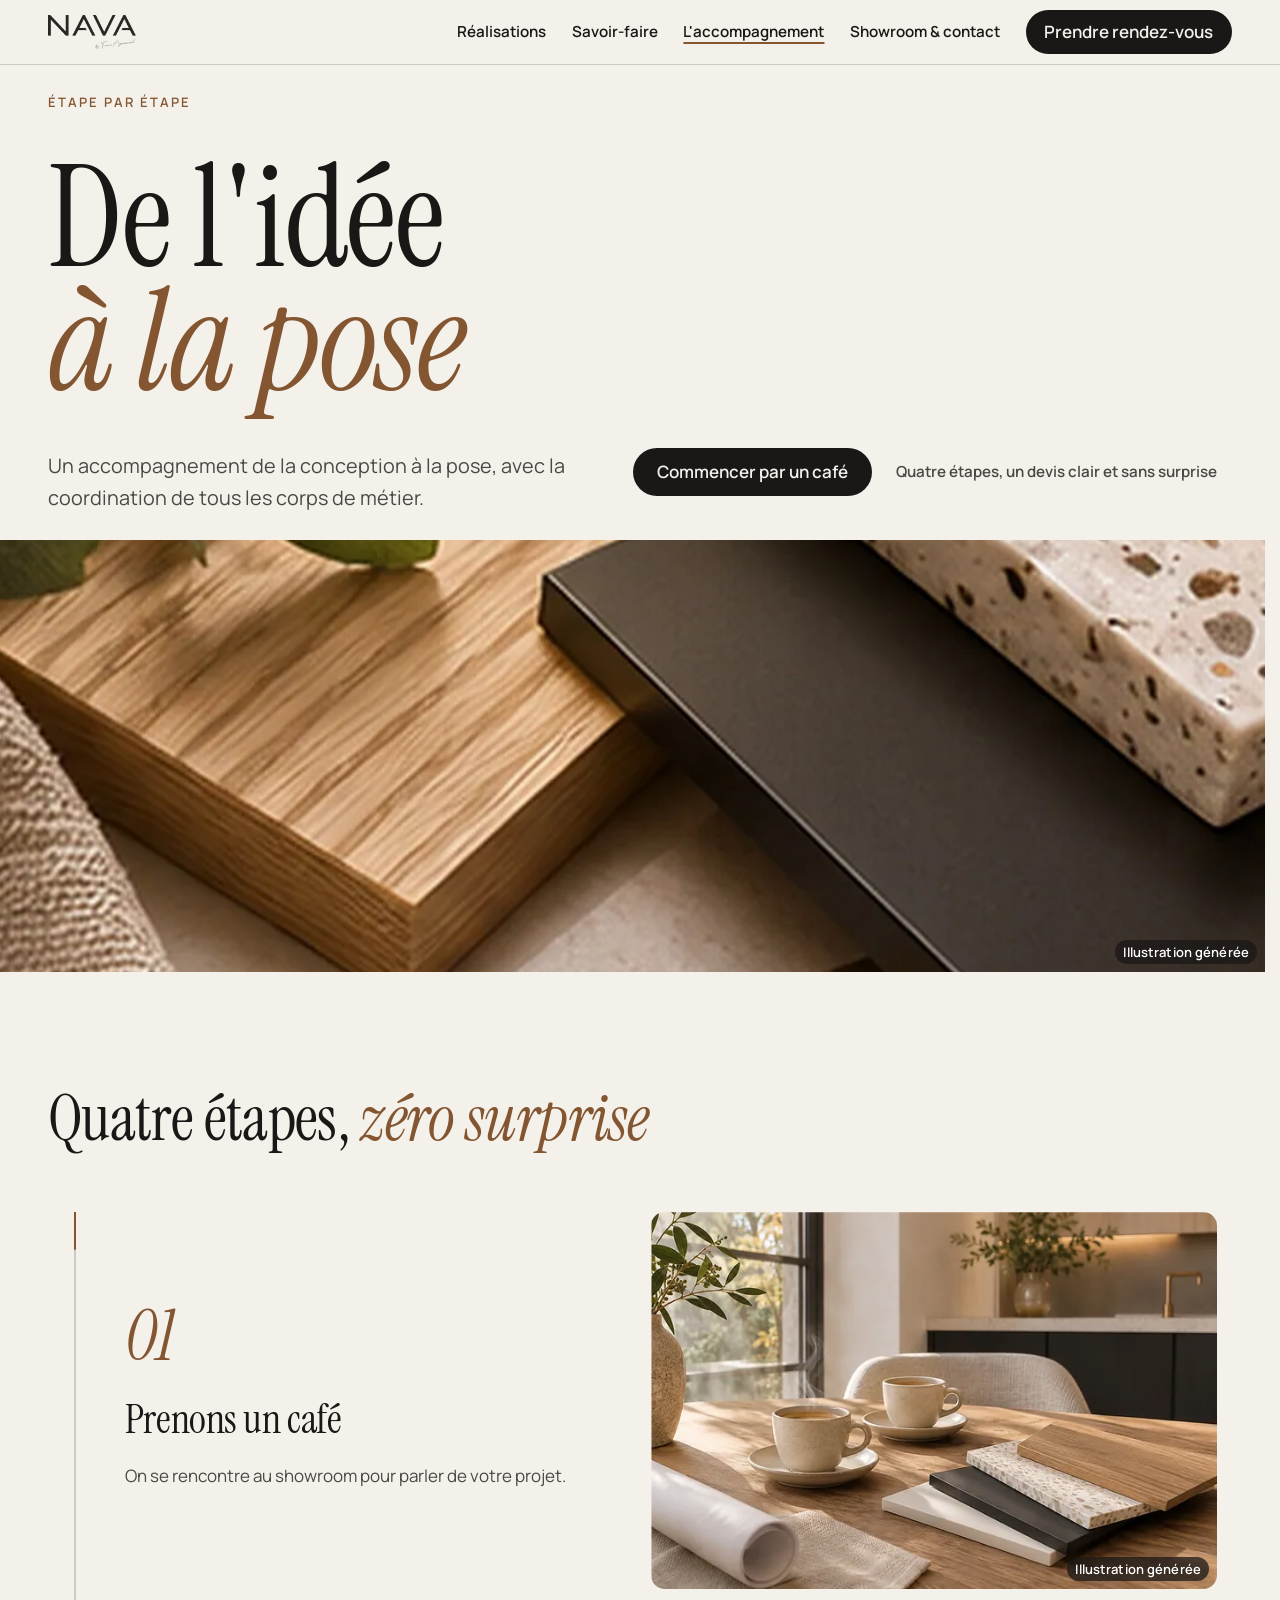
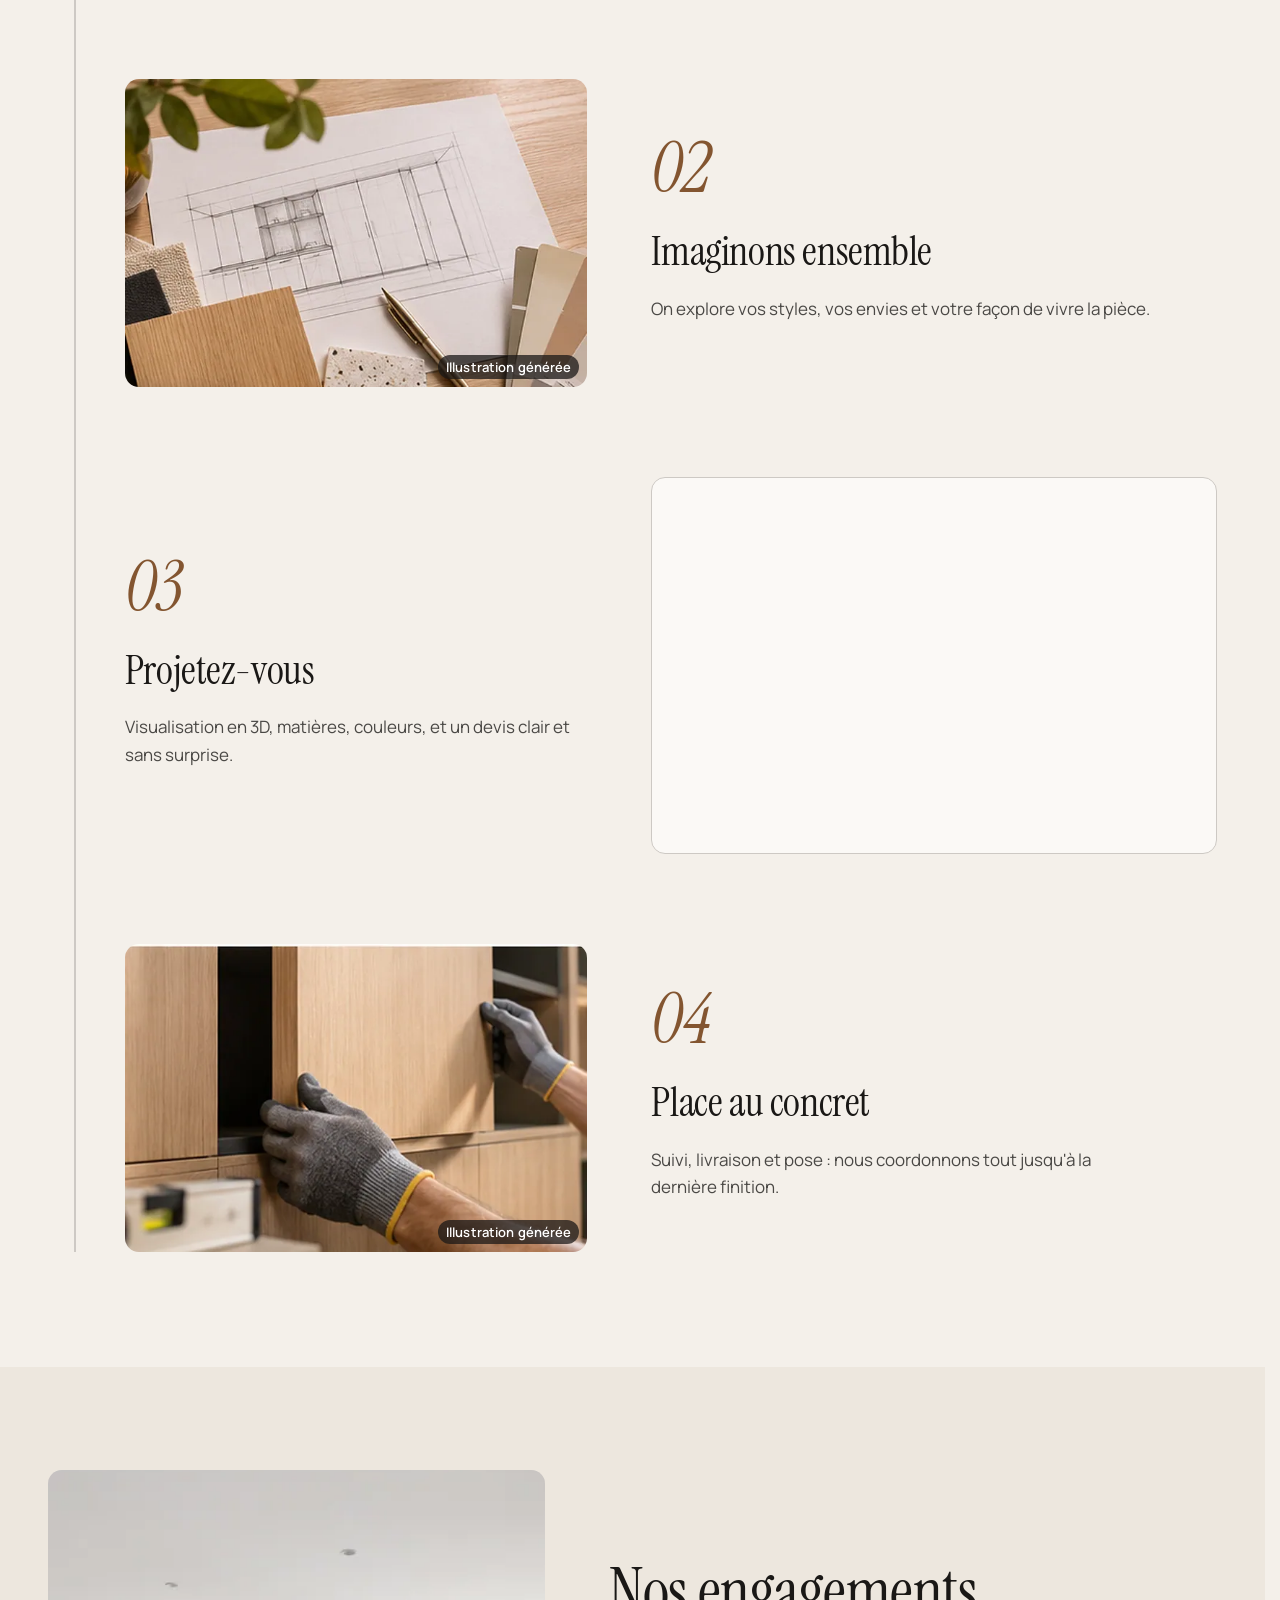
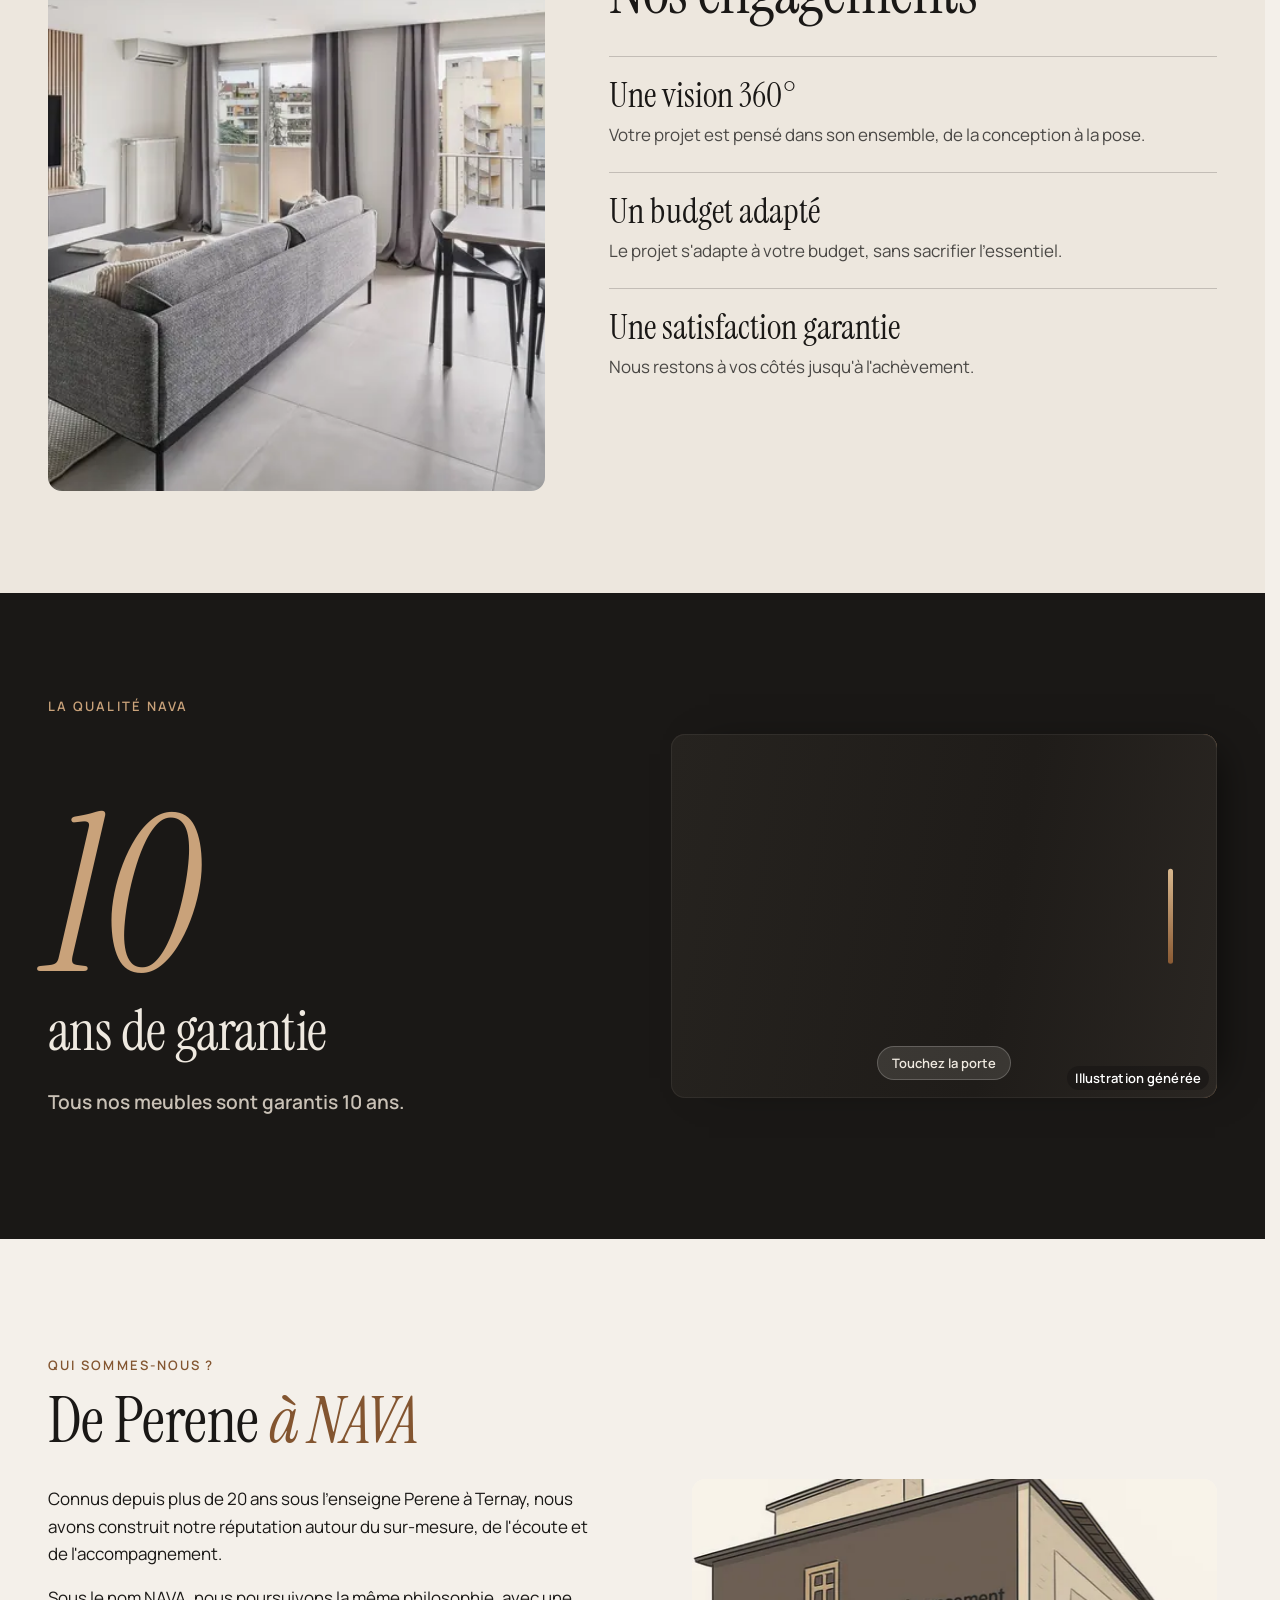
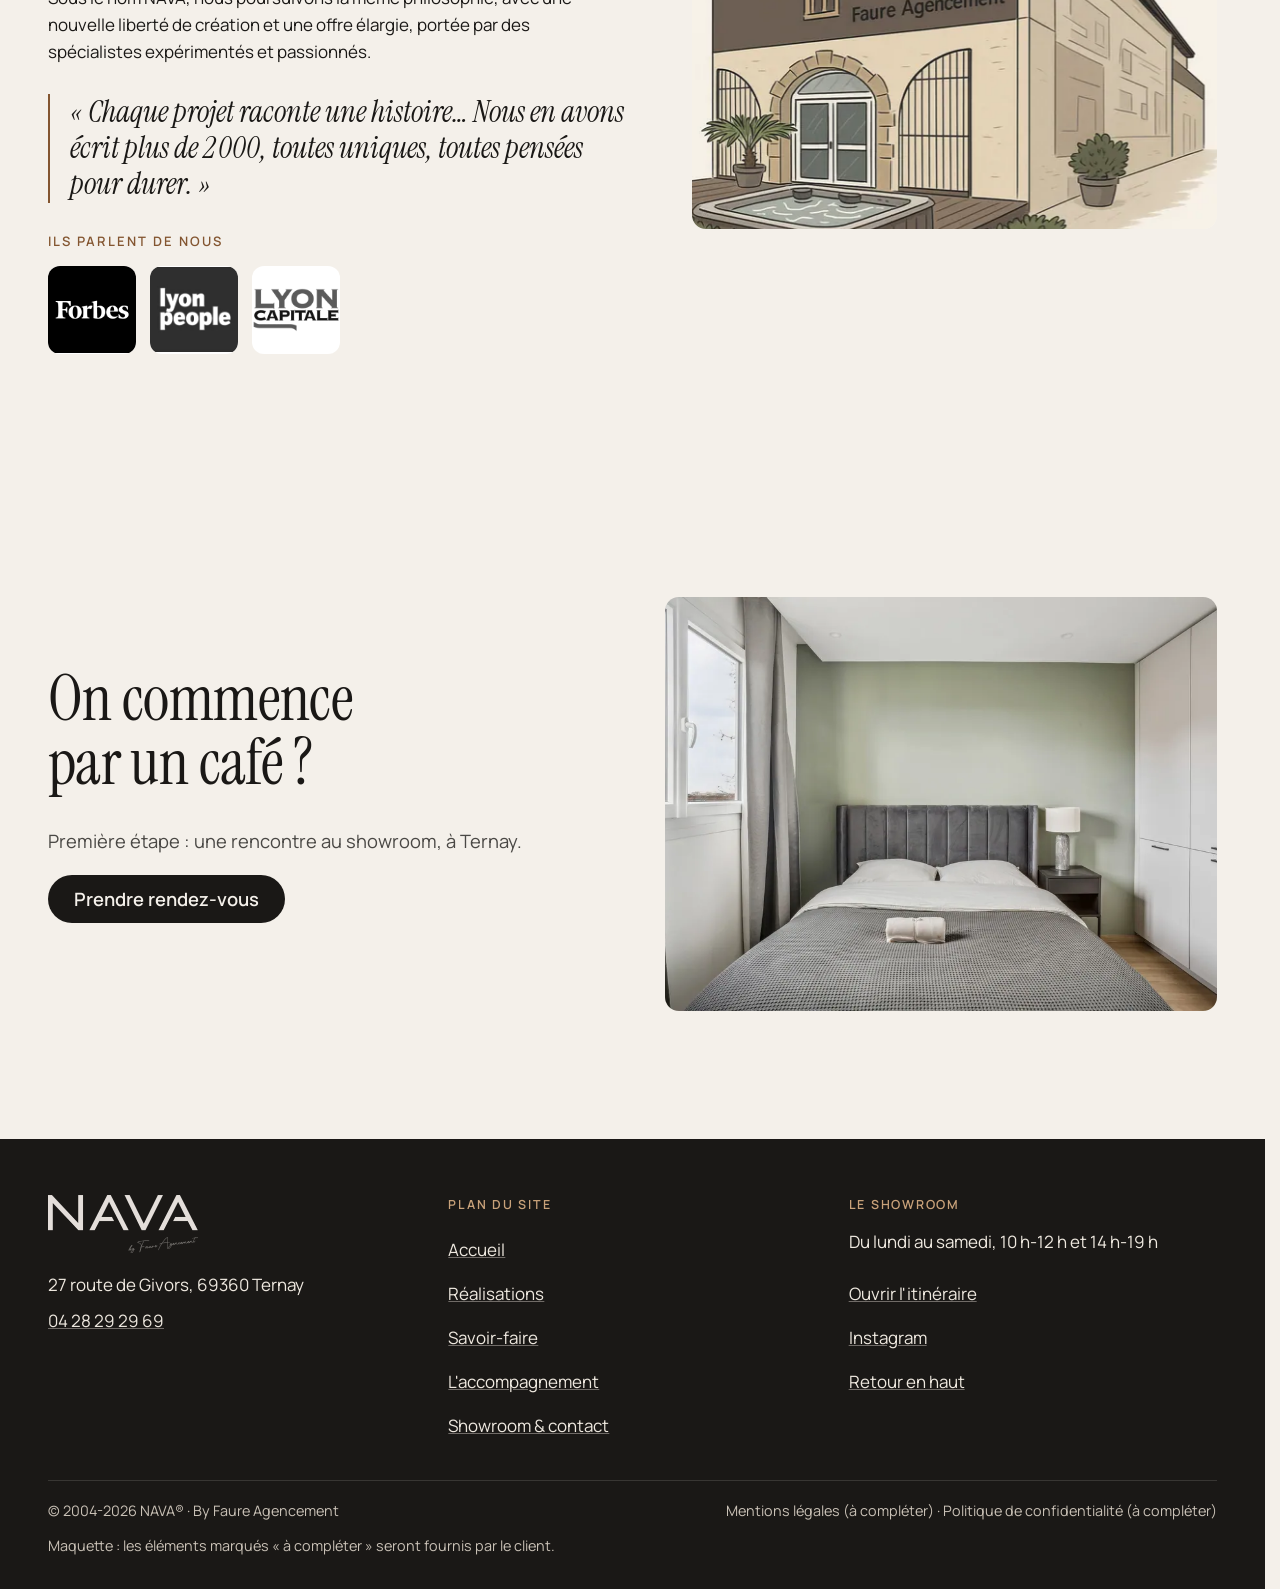
<file: accompagnement.html>
<!doctype html>
<html lang="fr" data-v="2">
<head>
<meta charset="utf-8">
<meta name="viewport" content="width=device-width, initial-scale=1, viewport-fit=cover">
<title>L&#39;accompagnement · NAVA, de l&#39;idée à la pose</title>
<meta name="description" content="Prenons un café, imaginons ensemble, projetez-vous en 3D, place au concret : l&#39;accompagnement NAVA, et des meubles garantis 10 ans.">
<meta name="robots" content="noindex, nofollow">
<link rel="canonical" href="https://nava-maquette.vercel.app/accompagnement">
<style>:root{--fond:#F4F0EA;--texte:#1A1816;--voile-fond:#1A1816;--ouverture-fond:#ECE5DA;--menu-fond:#F4F0EA}:root { --entete-h: 72px; --barres-h: 0px; } html { background: var(--fond); color: var(--texte); scrollbar-gutter: stable; } body { margin: 0; background: var(--fond); } html.js:not(.secours):not([data-arrivee="retour"]) [data-anime] { opacity: 0; } html.js:not(.secours):not([data-arrivee="retour"]) [data-anime].vu { opacity: 1; } [data-voile] { position: fixed; inset: 0; z-index: 900; background: var(--voile-fond); transform: translateY(100%); visibility: hidden; pointer-events: none; } html[data-arrivee="voile"]:not(.voile-leve):not(.secours) [data-voile] { transform: none; visibility: visible; } html.secours [data-voile] { visibility: hidden !important; } .ouverture-panneau { position: fixed; inset: 0; z-index: 850; display: none; place-content: center; justify-items: center; background: var(--ouverture-fond, var(--voile-fond)); color: var(--fond); text-align: center; } html.js[data-arrivee="intro"]:not(.secours):not(.intro-finie) .ouverture-panneau { display: grid; } html.defilement-bloque, html.defilement-bloque body, html.js[data-arrivee="intro"]:not(.secours):not(.intro-finie), html.js[data-arrivee="intro"]:not(.secours):not(.intro-finie) body, html[data-arrivee="voile"]:not(.voile-leve):not(.secours), html[data-arrivee="voile"]:not(.voile-leve):not(.secours) body { overflow: hidden; } html.js[data-arrivee="intro"]:not(.secours):not(.intro-finie) { background-color: var(--ouverture-fond, var(--voile-fond)); } html[data-arrivee="voile"]:not(.voile-leve):not(.secours) { background-color: var(--voile-fond); }</style>
<script>(function () {
var d = document.documentElement, ss = null, ls = null;
try { ss = window.sessionStorage; ls = window.localStorage; } catch (e) {}
d.classList.add('js');
var nav = performance.getEntriesByType ? performance.getEntriesByType('navigation')[0] : null;
var type = nav ? nav.type : 'navigate';
var depart = null;
try { depart = JSON.parse(ss.getItem('socle:depart') || 'null'); ss.removeItem('socle:depart'); } catch (e) {}
if (depart && !(Date.now() - depart.t < 15000)) depart = null;
var mode = type === 'back_forward' ? 'retour' : type === 'reload' ? 'intro' : depart ? 'voile' : 'intro';
d.setAttribute('data-arrivee', mode);
if (mode === 'voile' && depart.couleur) d.style.setProperty('--voile-fond', depart.couleur);
if (type === 'reload' && 'scrollRestoration' in history) {
history.scrollRestoration = 'manual';
}
try {
var choisie = ls && ls.getItem('socle:langue');
var langue = (d.lang || '').slice(0, 2);
if (choisie && choisie !== langue && type === 'navigate' && !depart) {
var alt = document.querySelector('link[rel="alternate"][hreflang="' + choisie + '"]');
if (alt) location.replace(new URL(alt.href).pathname + location.search + location.hash);
}
} catch (e) {}
setTimeout(function () { if (!d.classList.contains('demarre')) d.classList.add('secours'); }, 2000);
})();</script>
<link rel="preload" href="/assets/fonts/instrument-serif-latin-400-normal.woff2" as="font" type="font/woff2" crossorigin>
<link rel="preload" href="/assets/fonts/manrope-latin-400-normal.woff2" as="font" type="font/woff2" crossorigin>
<link rel="stylesheet" href="/assets/css/socle.css?v=2">
<link rel="stylesheet" href="/assets/css/modules.css?v=2">
<link rel="stylesheet" href="/assets/css/site.css?v=2">
<link rel="modulepreload" href="/assets/js/site.js?v=2">
<link rel="modulepreload" href="/assets/js/socle/index.js?v=2">
<script src="/assets/vendor/gsap.min.js" defer></script>
<script src="/assets/vendor/ScrollTrigger.min.js" defer></script>
<script src="/assets/vendor/SplitText.min.js" defer></script>
<script type="module" src="/assets/js/site.js?v=2"></script>
<meta name="theme-color" content="#F4F0EA">
<link rel="icon" href="/assets/images/favicon-32.png" type="image/png" sizes="32x32">
<link rel="icon" href="/assets/images/favicon-64.png" type="image/png" sizes="64x64">
<link rel="apple-touch-icon" href="/assets/images/apple-touch-icon.png">
<meta property="og:type" content="website">
<meta property="og:site_name" content="NAVA">
<meta property="og:locale" content="fr_FR">
<meta property="og:title" content="L&#39;accompagnement · NAVA, de l&#39;idée à la pose">
<meta property="og:description" content="Prenons un café, imaginons ensemble, projetez-vous en 3D, place au concret : l&#39;accompagnement NAVA, et des meubles garantis 10 ans.">
<meta property="og:url" content="https://nava-maquette.vercel.app/accompagnement">
<meta property="og:image" content="https://nava-maquette.vercel.app/assets/partage/accompagnement-fr.jpg">
<meta property="og:image:width" content="1200">
<meta property="og:image:height" content="630">
<meta property="og:image:alt" content="L&#39;accompagnement NAVA : plans et échantillons sur une table">
<meta name="twitter:card" content="summary_large_image">
<script type="application/ld+json">{"@context":"https://schema.org","@type":"HomeAndConstructionBusiness","name":"NAVA · By Faure Agencement","url":"https://nava-maquette.vercel.app/","telephone":"+33428292969","address":{"@type":"PostalAddress","streetAddress":"27 route de Givors","postalCode":"69360","addressLocality":"Ternay","addressCountry":"FR"},"openingHoursSpecification":[{"@type":"OpeningHoursSpecification","dayOfWeek":["Monday","Tuesday","Wednesday","Thursday","Friday","Saturday"],"opens":"10:00","closes":"12:00"},{"@type":"OpeningHoursSpecification","dayOfWeek":["Monday","Tuesday","Wednesday","Thursday","Friday","Saturday"],"opens":"14:00","closes":"19:00"}],"sameAs":["https://www.instagram.com/nava_france/"],"description":"Cuisiniste sur-mesure à Ternay : cuisines, salles de bain, dressings, rénovation et meubles TV, de la conception à la pose."}</script>
</head>
<body id="haut">
<div data-voile data-forme="rideau" aria-hidden="true"><span class="voile-poignee voile-poignee--g"></span><span class="voile-poignee voile-poignee--d"></span><div class="voile-contenu"><img src="/assets/images/logo-nava-clair.png" alt="" width="600" height="231"><span data-voile-libelle>L&#39;accompagnement</span></div></div>
<div class="ouverture-panneau" data-ouverture data-gouttiere="#ECE5DA" aria-hidden="true">
  <div class="facades" data-effet="facades"><span class="facade facade--g"></span><span class="facade facade--d"></span><span class="facade facade--g"></span><span class="facade facade--d"></span></div>
  <div class="ouverture-centre">
    <img class="ouverture-logo" src="/assets/images/logo-nava.png" alt="" width="600" height="231" data-ouverture-objet>
    <span class="ouverture-trait"></span>
    <p class="ouverture-ligne">Cuisiniste sur-mesure · Ternay</p>
  </div>
</div>
<a class="evitement" href="#contenu">Aller au contenu</a>
<header data-entete>
  <div class="entete-rangee">
    <a class="entete-logo" href="/" aria-label="NAVA by Faure Agencement, accueil" data-libelle="Accueil">
      <img src="/assets/images/logo-nava.png" alt="" width="600" height="231">
    </a>
    <nav data-nav aria-label="Navigation principale">
      <ul><li><a href="/realisations" data-libelle="Réalisations">Réalisations</a></li><li><a href="/savoir-faire" data-libelle="Savoir-faire">Savoir-faire</a></li><li><a href="/accompagnement" data-libelle="L&#39;accompagnement" aria-current="page">L&#39;accompagnement</a></li><li><a href="/showroom" data-libelle="Showroom &amp; contact">Showroom &amp; contact</a></li></ul>
    </nav>
    <div class="entete-actions">
      <a class="bouton" href="/showroom#rendez-vous" data-libelle="Showroom &amp; contact">Prendre rendez-vous</a>
      <button type="button" data-menu-bouton aria-controls="menu" aria-expanded="false" data-libelle-ouvrir="Menu" data-libelle-fermer="Fermer"><span data-libelle-bouton>Menu</span></button>
      <a class="menu-sansjs" href="#menu" data-menu-lien>Menu</a>
    </div>
  </div>
</header>
<script>/* Avant le premier affichage : rangées de la navigation (même règle que ajusterNav dans assets/js/socle/entete.js)
   et hauteur réelle de l'en-tête, pour que rien ne saute quand le JavaScript du site prend la main. */
(function () {
  var h = document.documentElement, u = document.querySelector('[data-nav] ul'), e = document.querySelector('[data-entete]');
  if (u) {
    var deborde = function () { return u.scrollWidth > u.clientWidth + 1; }, c = deborde();
    if (c && window.matchMedia('(min-width: 900px)').matches) {
      h.classList.add('nav-deux-rangees'); c = deborde();
      if (c) { h.classList.add('nav-deux-lignes'); var a = u.querySelector('a'); c = !a || u.getBoundingClientRect().height > a.getBoundingClientRect().height * 2.5; }
      if (c) h.classList.remove('nav-deux-rangees', 'nav-deux-lignes');
    }
    if (c) h.classList.add('nav-compacte');
  }
  if (e) h.style.setProperty('--entete-h', Math.round(e.getBoundingClientRect().height) + 'px');
})();</script>
<span id="menu-ferme" aria-hidden="true"></span>
<div id="menu" data-menu role="dialog" aria-modal="true" aria-label="Menu">
  <p class="menu-sansjs-fermer"><a href="#menu-ferme">Fermer</a></p>
  <ul><li style="--i:0"><a href="/" class="menu-lien" data-libelle="Accueil">Accueil</a></li><li style="--i:1"><a href="/realisations" class="menu-lien" data-libelle="Réalisations">Réalisations</a></li><li style="--i:2"><a href="/savoir-faire" class="menu-lien" data-libelle="Savoir-faire">Savoir-faire</a></li><li style="--i:3"><a href="/accompagnement" class="menu-lien" data-libelle="L&#39;accompagnement" aria-current="page">L&#39;accompagnement</a></li><li style="--i:4"><a href="/showroom" class="menu-lien" data-libelle="Showroom &amp; contact">Showroom &amp; contact</a></li></ul>
  <div class="menu-infos">
    <p class="statut" data-statut><i aria-hidden="true"></i><span data-statut-texte>Showroom à Ternay, du lundi au samedi</span></p>
    <p class="menu-actions"><a class="bouton" href="/showroom#rendez-vous" data-libelle="Showroom &amp; contact">Prendre rendez-vous</a><a class="bouton bouton--contour" href="tel:+33428292969">Appeler 04 28 29 29 69</a></p>
    <p class="menu-adresse">27 route de Givors, 69360 Ternay<br>Du lundi au samedi, 10 h-12 h et 14 h-19 h</p>
  </div>
</div>
<main id="contenu" tabindex="-1">
<section class="ouv ouv--bande" id="debut">
  <div class="conteneur ouv-bande-tete">
    <p class="surtitre" data-anime="gsap">Étape par étape</p>
    <h1 class="ouv-titre ouv-titre--geant" data-anime="gsap"><span class="ligne-masque"><span class="ouv-ligne">De l&#39;idée</span></span><span class="ligne-masque"><span class="ouv-ligne"><em>à la pose</em></span></span></h1>
    <div class="ouv-bande-ligne">
      <p class="ouv-intro" data-anime="gsap">Un accompagnement de la conception à la pose, avec la coordination de tous les corps de métier.</p>
      <p class="actions" data-anime="gsap"><a href="/showroom?mode=showroom#rendez-vous" class="bouton" data-libelle="Showroom &amp; contact" data-action-principale data-survol="magnetique">Commencer par un café</a><span class="info-cle" data-info-cle>Quatre étapes, un devis clair et sans surprise</span></p>
    </div>
  </div>
  <figure class="media ouv-bande-media" data-grok data-fx="parallaxe" data-fx-force="10" data-iris-centre style="--cadrage:55% 50%">
  <picture>
    <img src="/assets/images/grok/matieres-1280.webp" srcset="/assets/images/grok/matieres-640.webp 640w, /assets/images/grok/matieres-1280.webp 1280w, /assets/images/grok/matieres-1920.webp 1920w" sizes="100vw" alt="Échantillons de chêne, terrazzo, laque noire et laiton posés sur une table" width="1280" height="853" fetchpriority="high" loading="eager" decoding="async">
  </picture><figcaption class="mention-ia">Illustration générée</figcaption>
</figure>
</section>
<section class="frise-section" id="etapes" aria-labelledby="etapes-titre">
  <div class="conteneur">
    <div class="section-tete"><h2 id="etapes-titre" data-anime="lignes">Quatre étapes, <em>zéro surprise</em></h2></div>
    <ol class="frise" data-frise data-effet="frise">
      <span class="frise-trait" aria-hidden="true"><span></span></span>
      <li class="frise-etape" id="cafe"><div class="frise-texte"><p class="frise-num">01</p><h3>Prenons un café</h3><p>On se rencontre au showroom pour parler de votre projet.</p></div><figure class="media etape-visuel" data-grok data-anime="rideau" style="--cadrage:50% 50%">
  <picture>
    <img src="/assets/images/grok/etape-cafe-1280.webp" srcset="/assets/images/grok/etape-cafe-640.webp 640w, /assets/images/grok/etape-cafe-1280.webp 1280w" sizes="(max-width: 760px) 90vw, 40vw" alt="Deux tasses de café sur une table en chêne, à côté d’échantillons de matières" width="1280" height="853" loading="lazy" decoding="async">
  </picture><figcaption class="mention-ia">Illustration générée</figcaption>
</figure></li>
      <li class="frise-etape" id="imaginer"><div class="frise-texte"><p class="frise-num">02</p><h3>Imaginons ensemble</h3><p>On explore vos styles, vos envies et votre façon de vivre la pièce.</p></div><figure class="media etape-visuel" data-grok data-anime="rideau" style="--cadrage:50% 50%">
  <picture>
    <img src="/assets/images/grok/etape-croquis-800.webp" srcset="/assets/images/grok/etape-croquis-480.webp 480w, /assets/images/grok/etape-croquis-640.webp 640w, /assets/images/grok/etape-croquis-800.webp 800w" sizes="(max-width: 760px) 90vw, 40vw" alt="Plan de cuisine dessiné au crayon sur papier calque, règle et échantillons" width="800" height="533" loading="lazy" decoding="async">
  </picture><figcaption class="mention-ia">Illustration générée</figcaption>
</figure></li>
      <li class="frise-etape" id="projeter"><div class="frise-texte"><p class="frise-num">03</p><h3>Projetez-vous</h3><p>Visualisation en 3D, matières, couleurs, et un devis clair et sans surprise.</p></div><figure class="etape-visuel etape-trace" data-visuel role="img" aria-label="Vue 3D d&#39;un îlot de cuisine, dessinée en traits">
  <svg viewBox="0 0 400 290" aria-hidden="true" data-fx="trace" focusable="false">
    <g fill="none" stroke="currentColor" stroke-width="1.6" stroke-linejoin="round" stroke-linecap="round">
      <path d="M70 150 L230 205 L340 160 L180 112 Z"/>
      <path d="M70 150 L70 165 L230 220 L230 205"/><path d="M230 220 L340 175 L340 160"/>
      <path d="M78 165 L78 228 L226 278"/><path d="M226 222 L226 262"/>
      <path d="M126 182 L126 244"/><path d="M178 199 L178 261"/>
      <path d="M100 196 L110 199"/><path d="M150 213 L160 216"/><path d="M200 230 L210 233"/>
      <path d="M232 222 L232 262 L336 218 L336 176"/>
      <path d="M262 150 Q 262 128 280 128 L 280 140"/><path d="M250 145 L292 157 L306 151 L264 139 Z"/>
    </g>
    <g stroke="currentColor" stroke-width=".6" opacity=".45"><path d="M20 270 L380 140"/><path d="M40 110 L380 240"/></g>
  </svg>
</figure></li>
      <li class="frise-etape" id="poser"><div class="frise-texte"><p class="frise-num">04</p><h3>Place au concret</h3><p>Suivi, livraison et pose : nous coordonnons tout jusqu&#39;à la dernière finition.</p></div><figure class="media etape-visuel" data-grok data-anime="rideau" style="--cadrage:50% 50%">
  <picture>
    <img src="/assets/images/grok/etape-pose-800.webp" srcset="/assets/images/grok/etape-pose-480.webp 480w, /assets/images/grok/etape-pose-640.webp 640w, /assets/images/grok/etape-pose-800.webp 800w" sizes="(max-width: 760px) 90vw, 40vw" alt="Niveau à bulle posé sur un plan de travail en chêne fraîchement installé" width="800" height="533" loading="lazy" decoding="async">
  </picture><figcaption class="mention-ia">Illustration générée</figcaption>
</figure></li>
    </ol>
  </div>
</section>
<section class="engagements" id="engagements" aria-labelledby="engagements-titre">
  <div class="conteneur engagements-grille">
    <figure class="media engagements-media" data-fx="parallaxe" data-fx-force="10" style="--cadrage:50% 50%">
  <picture>
    <img src="/assets/images/meuble-tv-claustra-1600.webp" srcset="/assets/images/meuble-tv-claustra-480.webp 480w, /assets/images/meuble-tv-claustra-960.webp 960w, /assets/images/meuble-tv-claustra-1600.webp 1600w" sizes="(max-width: 760px) 100vw, 40vw" alt="Séjour avec meuble TV bas et mur en tasseaux de bois" width="1600" height="1066" loading="lazy" decoding="async">
  </picture>
</figure>
    <div>
      <h2 id="engagements-titre" data-anime="lignes">Nos engagements</h2>
      <ul class="engagements-liste" data-anime="cascade">
        <li><p class="engagement-titre">Une vision 360°</p><p>Votre projet est pensé dans son ensemble, de la conception à la pose.</p></li><li><p class="engagement-titre">Un budget adapté</p><p>Le projet s&#39;adapte à votre budget, sans sacrifier l&#39;essentiel.</p></li><li><p class="engagement-titre">Une satisfaction garantie</p><p>Nous restons à vos côtés jusqu&#39;à l&#39;achèvement.</p></li>
      </ul>
    </div>
  </div>
</section>
<section class="garantie sombre" id="garantie">
  <div class="conteneur garantie-grille">
    <div class="garantie-texte">
      <p class="surtitre">La qualité NAVA</p>
      <h2 class="garantie-titre" data-anime="lignes"><span class="garantie-chiffre">10</span> ans de garantie</h2>
      <p class="garantie-phrase" data-anime>Tous nos meubles sont garantis 10 ans.</p>
    </div>
    <div class="placard" data-effet="charniere">
      <figure class="media placard-media" data-grok style="--cadrage:50% 50%">
  <picture>
    <img src="/assets/images/grok/charniere-1280.webp" srcset="/assets/images/grok/charniere-640.webp 640w, /assets/images/grok/charniere-1280.webp 1280w, /assets/images/grok/charniere-1920.webp 1920w" sizes="(max-width: 760px) 90vw, 46vw" alt="Charnière d’une porte de placard laquée noire entrouverte" width="1280" height="853" loading="lazy" decoding="async">
  </picture><figcaption class="mention-ia">Illustration générée</figcaption>
</figure>
      <button type="button" class="placard-porte" data-porte aria-pressed="false" aria-label="Ouvrir ou fermer le placard"><i></i><span class="placard-indice" aria-hidden="true">Touchez la porte</span></button>
    </div>
  </div>
</section>
<section class="histoire" id="histoire">
  <div class="conteneur histoire-grille">
    <div>
      <p class="surtitre">Qui sommes-nous ?</p>
      <h2 data-anime="lignes">De Perene <em>à NAVA</em></h2>
      <p data-anime>Connus depuis plus de 20 ans sous l&#39;enseigne Perene à Ternay, nous avons construit notre réputation autour du sur-mesure, de l&#39;écoute et de l&#39;accompagnement.</p>
      <p data-anime>Sous le nom NAVA, nous poursuivons la même philosophie, avec une nouvelle liberté de création et une offre élargie, portée par des spécialistes expérimentés et passionnés.</p>
      <blockquote class="histoire-citation" data-anime><p>«&nbsp;Chaque projet raconte une histoire… Nous en avons écrit plus de 2 000, toutes uniques, toutes pensées pour durer.&nbsp;»</p></blockquote>
      <p class="surtitre presse-sur">Ils parlent de nous</p>
      <ul class="presse-logos" data-anime="cascade">
        <li><figure class="media presse-logo" style="--cadrage:50% 50%">
  <picture>
    <img src="/assets/images/presse-forbes-480.webp" srcset="/assets/images/presse-forbes-240.webp 240w, /assets/images/presse-forbes-480.webp 480w" sizes="96px" alt="Forbes" width="480" height="476" loading="lazy" decoding="async">
  </picture>
</figure></li>
        <li><figure class="media presse-logo" style="--cadrage:50% 50%">
  <picture>
    <img src="/assets/images/presse-lyon-people-200.webp" srcset="/assets/images/presse-lyon-people-200.webp 200w" sizes="96px" alt="Lyon People" width="200" height="193" loading="lazy" decoding="async">
  </picture>
</figure></li>
        <li><figure class="media presse-logo" style="--cadrage:50% 50%">
  <picture>
    <img src="/assets/images/presse-lyon-capitale-480.webp" srcset="/assets/images/presse-lyon-capitale-240.webp 240w, /assets/images/presse-lyon-capitale-480.webp 480w" sizes="96px" alt="Lyon Capitale" width="480" height="480" loading="lazy" decoding="async">
  </picture>
</figure></li>
      </ul>
    </div>
    <figure class="media histoire-dessin" data-fx="zoom" style="--cadrage:50% 50%">
  <picture>
    <img src="/assets/images/facade-showroom-800.webp" srcset="/assets/images/facade-showroom-480.webp 480w, /assets/images/facade-showroom-640.webp 640w, /assets/images/facade-showroom-800.webp 800w" sizes="(max-width: 760px) 100vw, 44vw" alt="Dessin de la façade du showroom Faure Agencement" width="800" height="533" loading="lazy" decoding="async">
  </picture>
</figure>
  </div>
</section>
<section class="fin" id="fin">
  <div class="conteneur fin-grille">
    <div class="fin-texte">
      <h2 data-anime="lignes">On commence par un café ?</h2>
      <p data-anime>Première étape : une rencontre au showroom, à Ternay.</p>
      <p class="actions" data-anime><a href="/showroom?mode=showroom#rendez-vous" class="bouton" data-libelle="Showroom &amp; contact" data-survol="magnetique">Prendre rendez-vous</a></p>
    </div>
    <figure class="media fin-media" data-anime="rideau" style="--cadrage:50% 50%">
  <picture>
    <img src="/assets/images/dressing-chambre-1600.webp" srcset="/assets/images/dressing-chambre-480.webp 480w, /assets/images/dressing-chambre-960.webp 960w, /assets/images/dressing-chambre-1600.webp 1600w" sizes="(max-width: 760px) 100vw, 44vw" alt="Chambre avec dressing intégré blanc du sol au plafond" width="1600" height="1066" loading="lazy" decoding="async">
  </picture>
</figure>
  </div>
</section>
</main>
<footer class="pied" id="pied">
  <div class="conteneur pied-grille">
    <div class="pied-marque">
      <img src="/assets/images/logo-nava-clair.png" alt="NAVA by Faure Agencement" width="600" height="231" loading="lazy">
      <p>27 route de Givors, 69360 Ternay<br><a href="tel:+33428292969">04 28 29 29 69</a></p>
    </div>
    <nav aria-label="Plan du site">
      <p class="pied-titre">Plan du site</p>
      <ul><li><a href="/" data-libelle="Accueil">Accueil</a></li><li><a href="/realisations" data-libelle="Réalisations">Réalisations</a></li><li><a href="/savoir-faire" data-libelle="Savoir-faire">Savoir-faire</a></li><li><a href="/accompagnement" data-libelle="L&#39;accompagnement" aria-current="page">L&#39;accompagnement</a></li><li><a href="/showroom" data-libelle="Showroom &amp; contact">Showroom &amp; contact</a></li></ul>
    </nav>
    <div>
      <p class="pied-titre">Le showroom</p>
      <p>Du lundi au samedi, 10 h-12 h et 14 h-19 h</p>
      <ul>
        <li><a href="https://www.google.com/maps/search/?api=1&amp;query=NAVA+27+Route+de+Givors+69360+Ternay" target="_blank" rel="noopener">Ouvrir l&#39;itinéraire<span class="visuellement-cache"> (nouvel onglet)</span></a></li>
        <li><a href="https://www.instagram.com/nava_france/" target="_blank" rel="noopener">Instagram<span class="visuellement-cache"> (nouvel onglet)</span></a></li>
        <li><a href="#haut" data-sans-transition>Retour en haut</a></li>
      </ul>
    </div>
  </div>
  <div class="conteneur pied-bas">
    <p>© 2004-2026 NAVA® · By Faure Agencement</p>
    <p><span>Mentions légales (à compléter)</span> · <span id="confidentialite">Politique de confidentialité (à compléter)</span></p>
    <p>Maquette : les éléments marqués « à compléter » seront fournis par le client.</p>
  </div>
</footer>
<div data-barre-fixe>
  <a class="bouton bouton--contour" href="tel:+33428292969">Appeler</a>
  <a class="bouton" href="/showroom#rendez-vous" data-libelle="Showroom &amp; contact">Rendez-vous</a>
</div>
</body>
</html>
</file>
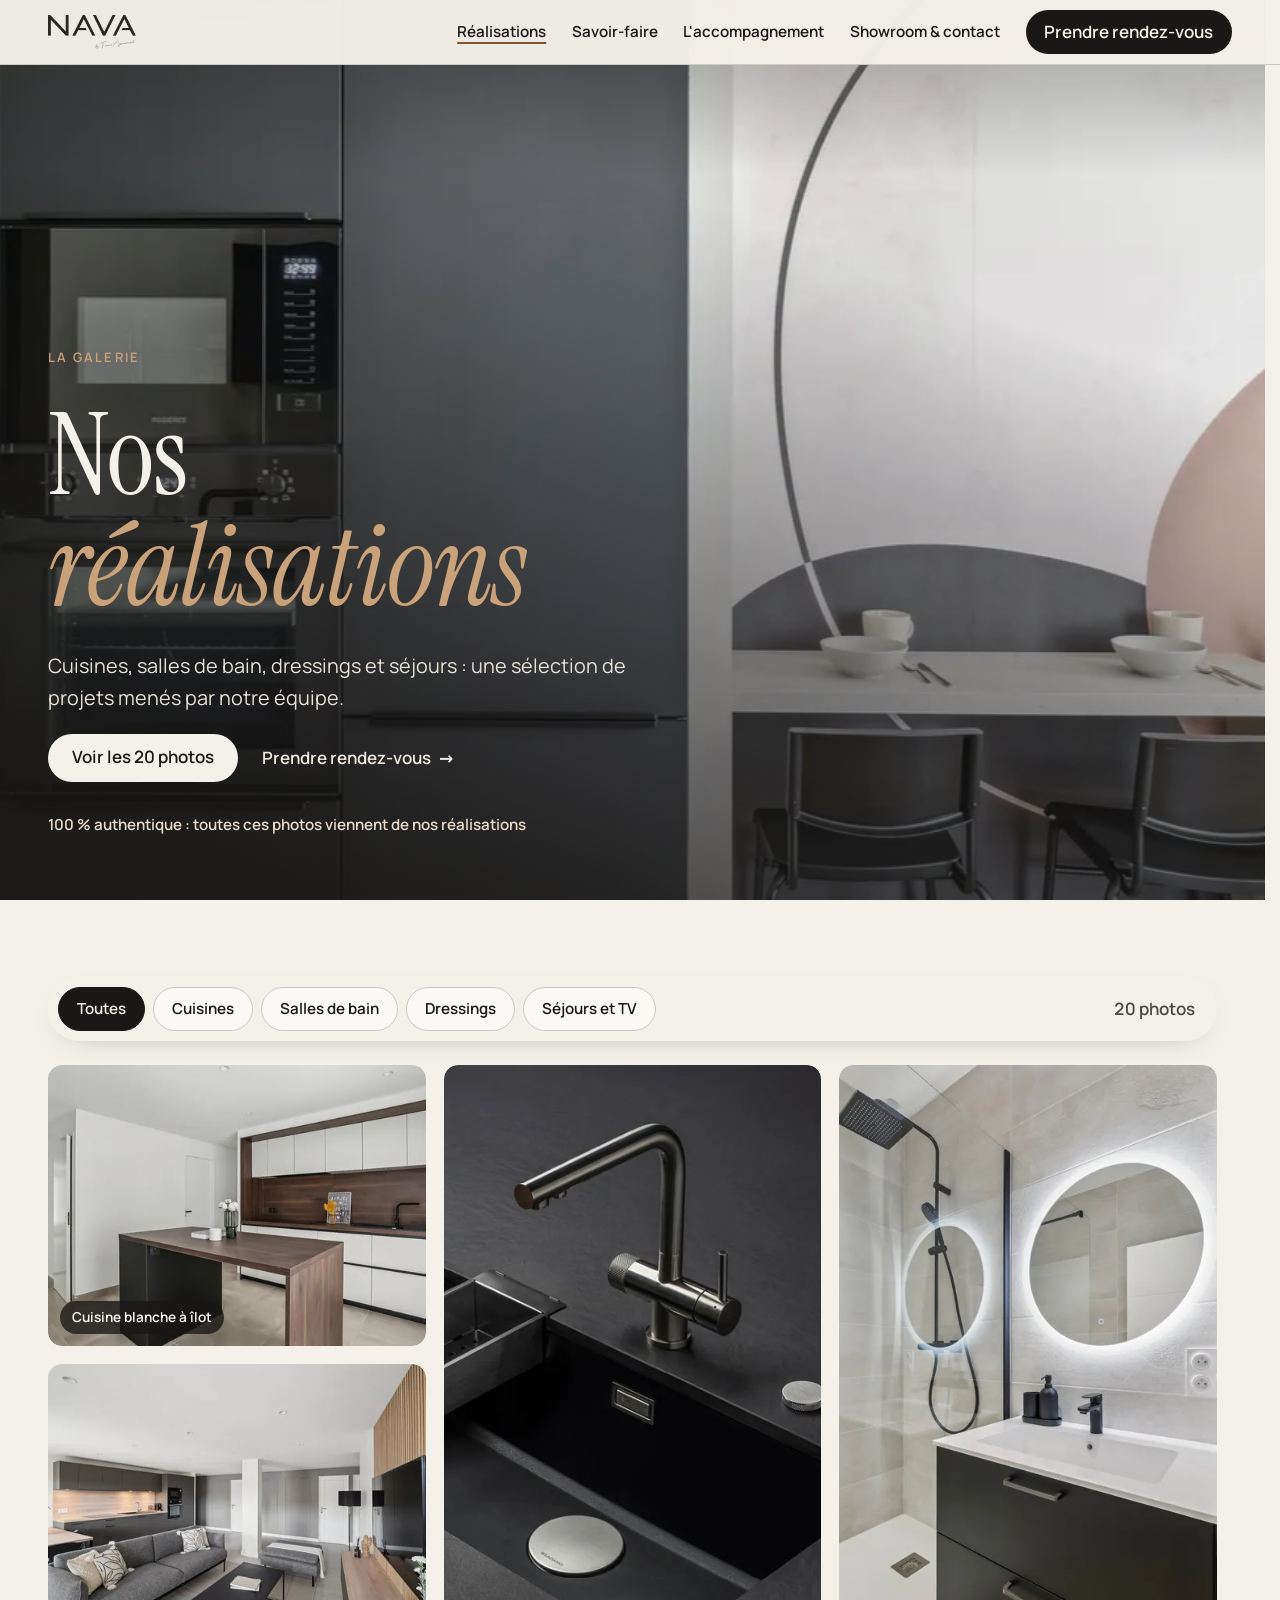
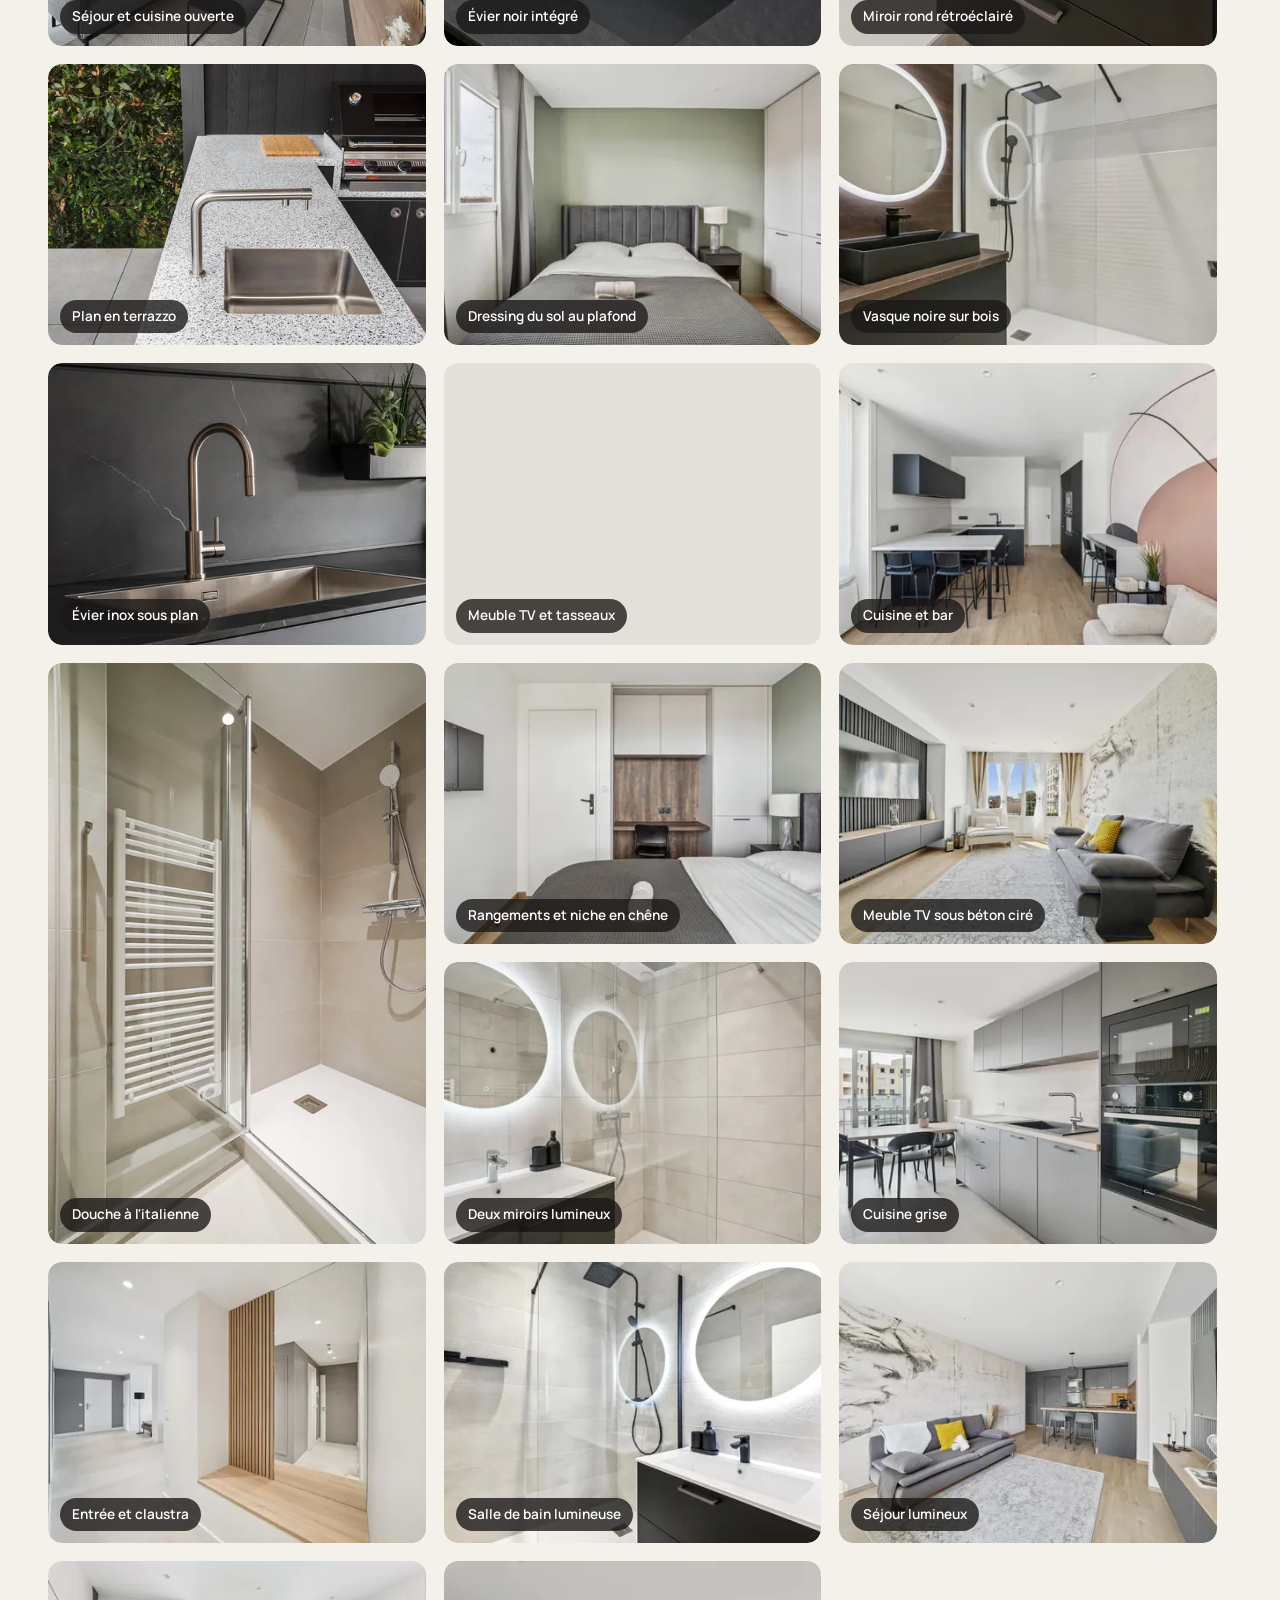
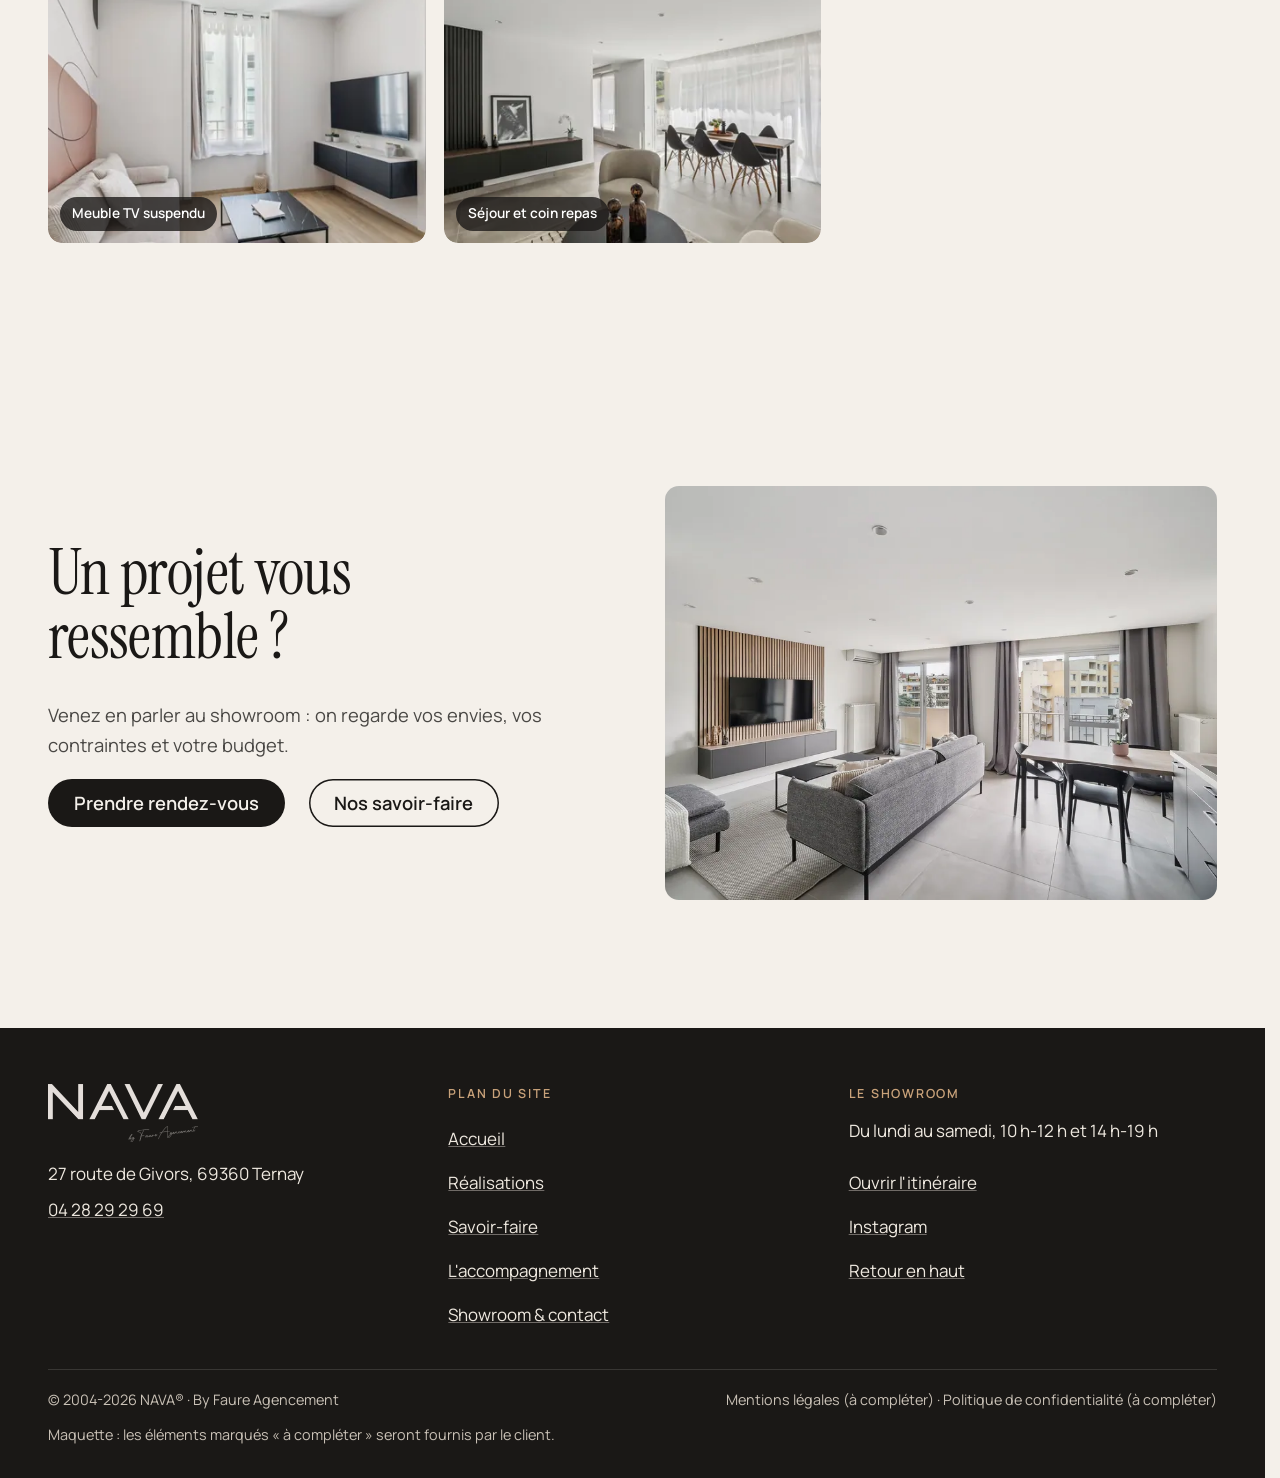
<file: realisations.html>
<!doctype html>
<html lang="fr" data-v="2">
<head>
<meta charset="utf-8">
<meta name="viewport" content="width=device-width, initial-scale=1, viewport-fit=cover">
<title>Nos réalisations · NAVA, cuisiniste sur-mesure</title>
<meta name="description" content="Cuisines, salles de bain, dressings et séjours : une sélection de projets NAVA. Toutes les photos viennent de nos réalisations.">
<meta name="robots" content="noindex, nofollow">
<link rel="canonical" href="https://nava-maquette.vercel.app/realisations">
<style>:root{--fond:#F4F0EA;--texte:#1A1816;--voile-fond:#1A1816;--ouverture-fond:#ECE5DA;--menu-fond:#F4F0EA}:root { --entete-h: 72px; --barres-h: 0px; } html { background: var(--fond); color: var(--texte); scrollbar-gutter: stable; } body { margin: 0; background: var(--fond); } html.js:not(.secours):not([data-arrivee="retour"]) [data-anime] { opacity: 0; } html.js:not(.secours):not([data-arrivee="retour"]) [data-anime].vu { opacity: 1; } [data-voile] { position: fixed; inset: 0; z-index: 900; background: var(--voile-fond); transform: translateY(100%); visibility: hidden; pointer-events: none; } html[data-arrivee="voile"]:not(.voile-leve):not(.secours) [data-voile] { transform: none; visibility: visible; } html.secours [data-voile] { visibility: hidden !important; } .ouverture-panneau { position: fixed; inset: 0; z-index: 850; display: none; place-content: center; justify-items: center; background: var(--ouverture-fond, var(--voile-fond)); color: var(--fond); text-align: center; } html.js[data-arrivee="intro"]:not(.secours):not(.intro-finie) .ouverture-panneau { display: grid; } html.defilement-bloque, html.defilement-bloque body, html.js[data-arrivee="intro"]:not(.secours):not(.intro-finie), html.js[data-arrivee="intro"]:not(.secours):not(.intro-finie) body, html[data-arrivee="voile"]:not(.voile-leve):not(.secours), html[data-arrivee="voile"]:not(.voile-leve):not(.secours) body { overflow: hidden; } html.js[data-arrivee="intro"]:not(.secours):not(.intro-finie) { background-color: var(--ouverture-fond, var(--voile-fond)); } html[data-arrivee="voile"]:not(.voile-leve):not(.secours) { background-color: var(--voile-fond); }</style>
<script>(function () {
var d = document.documentElement, ss = null, ls = null;
try { ss = window.sessionStorage; ls = window.localStorage; } catch (e) {}
d.classList.add('js');
var nav = performance.getEntriesByType ? performance.getEntriesByType('navigation')[0] : null;
var type = nav ? nav.type : 'navigate';
var depart = null;
try { depart = JSON.parse(ss.getItem('socle:depart') || 'null'); ss.removeItem('socle:depart'); } catch (e) {}
if (depart && !(Date.now() - depart.t < 15000)) depart = null;
var mode = type === 'back_forward' ? 'retour' : type === 'reload' ? 'intro' : depart ? 'voile' : 'intro';
d.setAttribute('data-arrivee', mode);
if (mode === 'voile' && depart.couleur) d.style.setProperty('--voile-fond', depart.couleur);
if (type === 'reload' && 'scrollRestoration' in history) {
history.scrollRestoration = 'manual';
}
try {
var choisie = ls && ls.getItem('socle:langue');
var langue = (d.lang || '').slice(0, 2);
if (choisie && choisie !== langue && type === 'navigate' && !depart) {
var alt = document.querySelector('link[rel="alternate"][hreflang="' + choisie + '"]');
if (alt) location.replace(new URL(alt.href).pathname + location.search + location.hash);
}
} catch (e) {}
setTimeout(function () { if (!d.classList.contains('demarre')) d.classList.add('secours'); }, 2000);
})();</script>
<link rel="preload" href="/assets/fonts/instrument-serif-latin-400-normal.woff2" as="font" type="font/woff2" crossorigin>
<link rel="preload" href="/assets/fonts/manrope-latin-400-normal.woff2" as="font" type="font/woff2" crossorigin>
<link rel="stylesheet" href="/assets/css/socle.css?v=2">
<link rel="stylesheet" href="/assets/css/modules.css?v=2">
<link rel="stylesheet" href="/assets/css/site.css?v=2">
<link rel="modulepreload" href="/assets/js/site.js?v=2">
<link rel="modulepreload" href="/assets/js/socle/index.js?v=2">
<script src="/assets/vendor/gsap.min.js" defer></script>
<script src="/assets/vendor/ScrollTrigger.min.js" defer></script>
<script src="/assets/vendor/SplitText.min.js" defer></script>
<script type="module" src="/assets/js/site.js?v=2"></script>
<meta name="theme-color" content="#F4F0EA">
<link rel="icon" href="/assets/images/favicon-32.png" type="image/png" sizes="32x32">
<link rel="icon" href="/assets/images/favicon-64.png" type="image/png" sizes="64x64">
<link rel="apple-touch-icon" href="/assets/images/apple-touch-icon.png">
<meta property="og:type" content="website">
<meta property="og:site_name" content="NAVA">
<meta property="og:locale" content="fr_FR">
<meta property="og:title" content="Nos réalisations · NAVA, cuisiniste sur-mesure">
<meta property="og:description" content="Cuisines, salles de bain, dressings et séjours : une sélection de projets NAVA. Toutes les photos viennent de nos réalisations.">
<meta property="og:url" content="https://nava-maquette.vercel.app/realisations">
<meta property="og:image" content="https://nava-maquette.vercel.app/assets/partage/realisations-fr.jpg">
<meta property="og:image:width" content="1200">
<meta property="og:image:height" content="630">
<meta property="og:image:alt" content="Réalisations NAVA : cuisine noir mat">
<meta name="twitter:card" content="summary_large_image">
<script type="application/ld+json">{"@context":"https://schema.org","@type":"HomeAndConstructionBusiness","name":"NAVA · By Faure Agencement","url":"https://nava-maquette.vercel.app/","telephone":"+33428292969","address":{"@type":"PostalAddress","streetAddress":"27 route de Givors","postalCode":"69360","addressLocality":"Ternay","addressCountry":"FR"},"openingHoursSpecification":[{"@type":"OpeningHoursSpecification","dayOfWeek":["Monday","Tuesday","Wednesday","Thursday","Friday","Saturday"],"opens":"10:00","closes":"12:00"},{"@type":"OpeningHoursSpecification","dayOfWeek":["Monday","Tuesday","Wednesday","Thursday","Friday","Saturday"],"opens":"14:00","closes":"19:00"}],"sameAs":["https://www.instagram.com/nava_france/"],"description":"Cuisiniste sur-mesure à Ternay : cuisines, salles de bain, dressings, rénovation et meubles TV, de la conception à la pose."}</script>
</head>
<body id="haut">
<div data-voile data-forme="rideau" aria-hidden="true"><span class="voile-poignee voile-poignee--g"></span><span class="voile-poignee voile-poignee--d"></span><div class="voile-contenu"><img src="/assets/images/logo-nava-clair.png" alt="" width="600" height="231"><span data-voile-libelle>Réalisations</span></div></div>
<div class="ouverture-panneau" data-ouverture data-gouttiere="#ECE5DA" aria-hidden="true">
  <div class="facades" data-effet="facades"><span class="facade facade--g"></span><span class="facade facade--d"></span><span class="facade facade--g"></span><span class="facade facade--d"></span></div>
  <div class="ouverture-centre">
    <img class="ouverture-logo" src="/assets/images/logo-nava.png" alt="" width="600" height="231" data-ouverture-objet>
    <span class="ouverture-trait"></span>
    <p class="ouverture-ligne">Cuisiniste sur-mesure · Ternay</p>
  </div>
</div>
<a class="evitement" href="#contenu">Aller au contenu</a>
<header data-entete>
  <div class="entete-rangee">
    <a class="entete-logo" href="/" aria-label="NAVA by Faure Agencement, accueil" data-libelle="Accueil">
      <img src="/assets/images/logo-nava.png" alt="" width="600" height="231">
    </a>
    <nav data-nav aria-label="Navigation principale">
      <ul><li><a href="/realisations" data-libelle="Réalisations" aria-current="page">Réalisations</a></li><li><a href="/savoir-faire" data-libelle="Savoir-faire">Savoir-faire</a></li><li><a href="/accompagnement" data-libelle="L&#39;accompagnement">L&#39;accompagnement</a></li><li><a href="/showroom" data-libelle="Showroom &amp; contact">Showroom &amp; contact</a></li></ul>
    </nav>
    <div class="entete-actions">
      <a class="bouton" href="/showroom#rendez-vous" data-libelle="Showroom &amp; contact">Prendre rendez-vous</a>
      <button type="button" data-menu-bouton aria-controls="menu" aria-expanded="false" data-libelle-ouvrir="Menu" data-libelle-fermer="Fermer"><span data-libelle-bouton>Menu</span></button>
      <a class="menu-sansjs" href="#menu" data-menu-lien>Menu</a>
    </div>
  </div>
</header>
<script>/* Avant le premier affichage : rangées de la navigation (même règle que ajusterNav dans assets/js/socle/entete.js)
   et hauteur réelle de l'en-tête, pour que rien ne saute quand le JavaScript du site prend la main. */
(function () {
  var h = document.documentElement, u = document.querySelector('[data-nav] ul'), e = document.querySelector('[data-entete]');
  if (u) {
    var deborde = function () { return u.scrollWidth > u.clientWidth + 1; }, c = deborde();
    if (c && window.matchMedia('(min-width: 900px)').matches) {
      h.classList.add('nav-deux-rangees'); c = deborde();
      if (c) { h.classList.add('nav-deux-lignes'); var a = u.querySelector('a'); c = !a || u.getBoundingClientRect().height > a.getBoundingClientRect().height * 2.5; }
      if (c) h.classList.remove('nav-deux-rangees', 'nav-deux-lignes');
    }
    if (c) h.classList.add('nav-compacte');
  }
  if (e) h.style.setProperty('--entete-h', Math.round(e.getBoundingClientRect().height) + 'px');
})();</script>
<span id="menu-ferme" aria-hidden="true"></span>
<div id="menu" data-menu role="dialog" aria-modal="true" aria-label="Menu">
  <p class="menu-sansjs-fermer"><a href="#menu-ferme">Fermer</a></p>
  <ul><li style="--i:0"><a href="/" class="menu-lien" data-libelle="Accueil">Accueil</a></li><li style="--i:1"><a href="/realisations" class="menu-lien" data-libelle="Réalisations" aria-current="page">Réalisations</a></li><li style="--i:2"><a href="/savoir-faire" class="menu-lien" data-libelle="Savoir-faire">Savoir-faire</a></li><li style="--i:3"><a href="/accompagnement" class="menu-lien" data-libelle="L&#39;accompagnement">L&#39;accompagnement</a></li><li style="--i:4"><a href="/showroom" class="menu-lien" data-libelle="Showroom &amp; contact">Showroom &amp; contact</a></li></ul>
  <div class="menu-infos">
    <p class="statut" data-statut><i aria-hidden="true"></i><span data-statut-texte>Showroom à Ternay, du lundi au samedi</span></p>
    <p class="menu-actions"><a class="bouton" href="/showroom#rendez-vous" data-libelle="Showroom &amp; contact">Prendre rendez-vous</a><a class="bouton bouton--contour" href="tel:+33428292969">Appeler 04 28 29 29 69</a></p>
    <p class="menu-adresse">27 route de Givors, 69360 Ternay<br>Du lundi au samedi, 10 h-12 h et 14 h-19 h</p>
  </div>
</div>
<main id="contenu" tabindex="-1">
<section class="ouv ouv--plein sombre" id="debut">
  <figure class="media ouv-plein-media" data-fx="parallaxe" data-fx-force="8" data-iris-centre style="--cadrage:62% 50%;--cadrage-mobile:22% 50%">
  <picture><source media="(max-width: 760px) and (orientation: portrait)" srcset="/assets/images/cuisine-noire-arche-mobile-640.webp 640w, /assets/images/cuisine-noire-arche-mobile-1080.webp 1080w" sizes="100vw">
    <img src="/assets/images/cuisine-noire-arche-1280.webp" srcset="/assets/images/cuisine-noire-arche-640.webp 640w, /assets/images/cuisine-noire-arche-1280.webp 1280w, /assets/images/cuisine-noire-arche-1920.webp 1920w" sizes="100vw" alt="Cuisine noir mat, colonne four et coin repas devant une arche rose" width="1280" height="720" fetchpriority="high" loading="eager" decoding="async">
  </picture>
</figure>
  <div class="ouv-plein-texte conteneur">
    <p class="surtitre" data-anime="gsap">La galerie</p>
    <h1 class="ouv-titre" data-anime="gsap"><span class="ligne-masque"><span class="ouv-ligne">Nos</span></span><span class="ligne-masque"><span class="ouv-ligne"><em>réalisations</em></span></span></h1>
    <p class="ouv-intro masque-ecran-tres-bas" data-anime="gsap">Cuisines, salles de bain, dressings et séjours : une sélection de projets menés par notre équipe.</p>
    <p class="actions" data-anime="gsap"><a class="bouton" href="#galerie" data-action-principale data-sans-transition>Voir les 20 photos</a><a href="/showroom#rendez-vous" class="lien-fleche" data-libelle="Showroom &amp; contact">Prendre rendez-vous</a></p>
    <p class="info-cle" data-anime="gsap" data-info-cle>100 % authentique : toutes ces photos viennent de nos réalisations</p>
  </div>
</section>
<section class="galerie-real" id="galerie" aria-labelledby="galerie-titre">
  <div class="conteneur">
    <div class="filtres-barre">
      <h2 class="visuellement-cache" id="galerie-titre">Nos réalisations</h2>
      <div class="filtres" role="group" aria-label="Filtrer par pièce" data-effet="filtres" data-anime="cascade">
        <button type="button" class="puce" data-filtre="toutes" aria-pressed="true">Toutes</button>
        <button type="button" class="puce" data-filtre="cuisines" aria-pressed="false">Cuisines</button><button type="button" class="puce" data-filtre="bains" aria-pressed="false">Salles de bain</button><button type="button" class="puce" data-filtre="dressings" aria-pressed="false">Dressings</button><button type="button" class="puce" data-filtre="sejours" aria-pressed="false">Séjours et TV</button>
      </div>
      <p class="filtres-compte" aria-live="polite" data-compte data-modele="{n} photos">20 photos</p>
    </div>
    <ul class="real-grille" data-realisations data-anime="cascade"><li class="real-item real-item--large" id="r-cuisine-ilot-blanc" data-piece="cuisines" data-titre="Cuisine blanche à îlot">
      <a href="#r-cuisine-ilot-blanc" data-sans-transition aria-label="Agrandir : Cuisine blanche à îlot"><figure class="media real-media" style="--cadrage:50% 50%">
  <picture><source media="(max-width: 760px) and (orientation: portrait)" srcset="/assets/images/cuisine-ilot-blanc-mobile-640.webp 640w, /assets/images/cuisine-ilot-blanc-mobile-1080.webp 1080w" sizes="(max-width: 760px) 100vw, (max-width: 1100px) 50vw, 33vw">
    <img src="/assets/images/cuisine-ilot-blanc-1280.webp" srcset="/assets/images/cuisine-ilot-blanc-640.webp 640w, /assets/images/cuisine-ilot-blanc-1280.webp 1280w, /assets/images/cuisine-ilot-blanc-1920.webp 1920w" sizes="(max-width: 760px) 100vw, (max-width: 1100px) 50vw, 33vw" alt="Cuisine blanche à îlot, plan en bois foncé et crédence assortie" width="1280" height="720" loading="lazy" decoding="async">
  </picture>
</figure><span class="real-legende">Cuisine blanche à îlot</span></a>
    </li><li class="real-item real-item--haut" id="r-evier-noir" data-piece="cuisines" data-titre="Évier noir intégré">
      <a href="#r-evier-noir" data-sans-transition aria-label="Agrandir : Évier noir intégré"><figure class="media real-media" style="--cadrage:50% 50%">
  <picture>
    <img src="/assets/images/evier-noir-960.webp" srcset="/assets/images/evier-noir-480.webp 480w, /assets/images/evier-noir-960.webp 960w" sizes="(max-width: 760px) 100vw, (max-width: 1100px) 50vw, 33vw" alt="Évier noir intégré et robinet noir sur un plan sombre" width="960" height="1280" loading="lazy" decoding="async">
  </picture>
</figure><span class="real-legende">Évier noir intégré</span></a>
    </li><li class="real-item real-item--haut" id="r-bain-miroir-rond" data-piece="bains" data-titre="Miroir rond rétroéclairé">
      <a href="#r-bain-miroir-rond" data-sans-transition aria-label="Agrandir : Miroir rond rétroéclairé"><figure class="media real-media" style="--cadrage:50% 50%">
  <picture>
    <img src="/assets/images/bain-miroir-rond-1600.webp" srcset="/assets/images/bain-miroir-rond-480.webp 480w, /assets/images/bain-miroir-rond-960.webp 960w, /assets/images/bain-miroir-rond-1600.webp 1600w" sizes="(max-width: 760px) 100vw, (max-width: 1100px) 50vw, 33vw" alt="Salle de bain, miroir rond rétroéclairé et meuble vasque noir" width="1600" height="2401" loading="lazy" decoding="async">
  </picture>
</figure><span class="real-legende">Miroir rond rétroéclairé</span></a>
    </li><li class="real-item real-item--large" id="r-sejour-cuisine" data-piece="sejours" data-titre="Séjour et cuisine ouverte">
      <a href="#r-sejour-cuisine" data-sans-transition aria-label="Agrandir : Séjour et cuisine ouverte"><figure class="media real-media" style="--cadrage:50% 50%">
  <picture><source media="(max-width: 760px) and (orientation: portrait)" srcset="/assets/images/sejour-cuisine-mobile-640.webp 640w, /assets/images/sejour-cuisine-mobile-1080.webp 1080w" sizes="(max-width: 760px) 100vw, (max-width: 1100px) 50vw, 33vw">
    <img src="/assets/images/sejour-cuisine-1280.webp" srcset="/assets/images/sejour-cuisine-640.webp 640w, /assets/images/sejour-cuisine-1280.webp 1280w, /assets/images/sejour-cuisine-1920.webp 1920w" sizes="(max-width: 760px) 100vw, (max-width: 1100px) 50vw, 33vw" alt="Séjour ouvert sur une cuisine sombre, mur en tasseaux de bois" width="1280" height="720" loading="lazy" decoding="async">
  </picture>
</figure><span class="real-legende">Séjour et cuisine ouverte</span></a>
    </li><li class="real-item real-item--carre" id="r-plan-terrazzo" data-piece="cuisines" data-titre="Plan en terrazzo">
      <a href="#r-plan-terrazzo" data-sans-transition aria-label="Agrandir : Plan en terrazzo"><figure class="media real-media" style="--cadrage:50% 50%">
  <picture>
    <img src="/assets/images/plan-terrazzo-1600.webp" srcset="/assets/images/plan-terrazzo-480.webp 480w, /assets/images/plan-terrazzo-960.webp 960w, /assets/images/plan-terrazzo-1600.webp 1600w" sizes="(max-width: 760px) 100vw, (max-width: 1100px) 50vw, 33vw" alt="Plan de travail en terrazzo, évier inox et mur végétal" width="1600" height="1600" loading="lazy" decoding="async">
  </picture>
</figure><span class="real-legende">Plan en terrazzo</span></a>
    </li><li class="real-item real-item--large" id="r-dressing-chambre" data-piece="dressings" data-titre="Dressing du sol au plafond">
      <a href="#r-dressing-chambre" data-sans-transition aria-label="Agrandir : Dressing du sol au plafond"><figure class="media real-media" style="--cadrage:50% 50%">
  <picture>
    <img src="/assets/images/dressing-chambre-1600.webp" srcset="/assets/images/dressing-chambre-480.webp 480w, /assets/images/dressing-chambre-960.webp 960w, /assets/images/dressing-chambre-1600.webp 1600w" sizes="(max-width: 760px) 100vw, (max-width: 1100px) 50vw, 33vw" alt="Chambre avec dressing intégré blanc du sol au plafond" width="1600" height="1066" loading="lazy" decoding="async">
  </picture>
</figure><span class="real-legende">Dressing du sol au plafond</span></a>
    </li><li class="real-item real-item--large" id="r-bain-vasque-noire" data-piece="bains" data-titre="Vasque noire sur bois">
      <a href="#r-bain-vasque-noire" data-sans-transition aria-label="Agrandir : Vasque noire sur bois"><figure class="media real-media" style="--cadrage:50% 50%">
  <picture>
    <img src="/assets/images/bain-vasque-noire-1600.webp" srcset="/assets/images/bain-vasque-noire-480.webp 480w, /assets/images/bain-vasque-noire-960.webp 960w, /assets/images/bain-vasque-noire-1600.webp 1600w" sizes="(max-width: 760px) 100vw, (max-width: 1100px) 50vw, 33vw" alt="Vasque noire sur plan bois, miroir rond lumineux et douche" width="1600" height="1066" loading="lazy" decoding="async">
  </picture>
</figure><span class="real-legende">Vasque noire sur bois</span></a>
    </li><li class="real-item real-item--carre" id="r-evier-inox" data-piece="cuisines" data-titre="Évier inox sous plan">
      <a href="#r-evier-inox" data-sans-transition aria-label="Agrandir : Évier inox sous plan"><figure class="media real-media" style="--cadrage:50% 50%">
  <picture>
    <img src="/assets/images/evier-inox-1600.webp" srcset="/assets/images/evier-inox-480.webp 480w, /assets/images/evier-inox-960.webp 960w, /assets/images/evier-inox-1600.webp 1600w" sizes="(max-width: 760px) 100vw, (max-width: 1100px) 50vw, 33vw" alt="Évier inox sous plan sombre, robinet bronze et plantes" width="1600" height="1600" loading="lazy" decoding="async">
  </picture>
</figure><span class="real-legende">Évier inox sous plan</span></a>
    </li><li class="real-item real-item--large" id="r-meuble-tv-claustra" data-piece="sejours" data-titre="Meuble TV et tasseaux">
      <a href="#r-meuble-tv-claustra" data-sans-transition aria-label="Agrandir : Meuble TV et tasseaux"><figure class="media real-media" style="--cadrage:50% 50%">
  <picture>
    <img src="/assets/images/meuble-tv-claustra-1600.webp" srcset="/assets/images/meuble-tv-claustra-480.webp 480w, /assets/images/meuble-tv-claustra-960.webp 960w, /assets/images/meuble-tv-claustra-1600.webp 1600w" sizes="(max-width: 760px) 100vw, (max-width: 1100px) 50vw, 33vw" alt="Séjour avec meuble TV bas et mur en tasseaux de bois" width="1600" height="1066" loading="lazy" decoding="async">
  </picture>
</figure><span class="real-legende">Meuble TV et tasseaux</span></a>
    </li><li class="real-item real-item--large" id="r-cuisine-bar-noire" data-piece="cuisines" data-titre="Cuisine et bar">
      <a href="#r-cuisine-bar-noire" data-sans-transition aria-label="Agrandir : Cuisine et bar"><figure class="media real-media" style="--cadrage:50% 50%">
  <picture>
    <img src="/assets/images/cuisine-bar-noire-1600.webp" srcset="/assets/images/cuisine-bar-noire-480.webp 480w, /assets/images/cuisine-bar-noire-960.webp 960w, /assets/images/cuisine-bar-noire-1600.webp 1600w" sizes="(max-width: 760px) 100vw, (max-width: 1100px) 50vw, 33vw" alt="Cuisine aux meubles hauts noirs, bar et tabourets, arche rose" width="1600" height="1066" loading="lazy" decoding="async">
  </picture>
</figure><span class="real-legende">Cuisine et bar</span></a>
    </li><li class="real-item real-item--haut" id="r-douche-italienne" data-piece="bains" data-titre="Douche à l&#39;italienne">
      <a href="#r-douche-italienne" data-sans-transition aria-label="Agrandir : Douche à l&#39;italienne"><figure class="media real-media" style="--cadrage:50% 50%">
  <picture>
    <img src="/assets/images/douche-italienne-1600.webp" srcset="/assets/images/douche-italienne-480.webp 480w, /assets/images/douche-italienne-960.webp 960w, /assets/images/douche-italienne-1600.webp 1600w" sizes="(max-width: 760px) 100vw, (max-width: 1100px) 50vw, 33vw" alt="Douche à l&#39;italienne, paroi vitrée et robinetterie chromée" width="1600" height="2401" loading="lazy" decoding="async">
  </picture>
</figure><span class="real-legende">Douche à l&#39;italienne</span></a>
    </li><li class="real-item real-item--large" id="r-dressing-niche-chene" data-piece="dressings" data-titre="Rangements et niche en chêne">
      <a href="#r-dressing-niche-chene" data-sans-transition aria-label="Agrandir : Rangements et niche en chêne"><figure class="media real-media" style="--cadrage:50% 50%">
  <picture>
    <img src="/assets/images/dressing-niche-chene-1600.webp" srcset="/assets/images/dressing-niche-chene-480.webp 480w, /assets/images/dressing-niche-chene-960.webp 960w, /assets/images/dressing-niche-chene-1600.webp 1600w" sizes="(max-width: 760px) 100vw, (max-width: 1100px) 50vw, 33vw" alt="Chambre, rangements blancs et niche en chêne au-dessus du lit" width="1600" height="1067" loading="lazy" decoding="async">
  </picture>
</figure><span class="real-legende">Rangements et niche en chêne</span></a>
    </li><li class="real-item real-item--large" id="r-meuble-tv-beton" data-piece="sejours" data-titre="Meuble TV sous béton ciré">
      <a href="#r-meuble-tv-beton" data-sans-transition aria-label="Agrandir : Meuble TV sous béton ciré"><figure class="media real-media" style="--cadrage:50% 50%">
  <picture>
    <img src="/assets/images/meuble-tv-beton-1600.webp" srcset="/assets/images/meuble-tv-beton-480.webp 480w, /assets/images/meuble-tv-beton-960.webp 960w, /assets/images/meuble-tv-beton-1600.webp 1600w" sizes="(max-width: 760px) 100vw, (max-width: 1100px) 50vw, 33vw" alt="Long meuble TV noir sous un mur effet béton" width="1600" height="1067" loading="lazy" decoding="async">
  </picture>
</figure><span class="real-legende">Meuble TV sous béton ciré</span></a>
    </li><li class="real-item real-item--large" id="r-bain-double-miroir" data-piece="bains" data-titre="Deux miroirs lumineux">
      <a href="#r-bain-double-miroir" data-sans-transition aria-label="Agrandir : Deux miroirs lumineux"><figure class="media real-media" style="--cadrage:50% 50%">
  <picture>
    <img src="/assets/images/bain-double-miroir-1600.webp" srcset="/assets/images/bain-double-miroir-480.webp 480w, /assets/images/bain-double-miroir-960.webp 960w, /assets/images/bain-double-miroir-1600.webp 1600w" sizes="(max-width: 760px) 100vw, (max-width: 1100px) 50vw, 33vw" alt="Salle de bain grège à deux miroirs ronds lumineux" width="1600" height="1066" loading="lazy" decoding="async">
  </picture>
</figure><span class="real-legende">Deux miroirs lumineux</span></a>
    </li><li class="real-item real-item--large" id="r-cuisine-grise" data-piece="cuisines" data-titre="Cuisine grise">
      <a href="#r-cuisine-grise" data-sans-transition aria-label="Agrandir : Cuisine grise"><figure class="media real-media" style="--cadrage:50% 50%">
  <picture>
    <img src="/assets/images/cuisine-grise-1600.webp" srcset="/assets/images/cuisine-grise-480.webp 480w, /assets/images/cuisine-grise-960.webp 960w, /assets/images/cuisine-grise-1600.webp 1600w" sizes="(max-width: 760px) 100vw, (max-width: 1100px) 50vw, 33vw" alt="Cuisine grise avec colonne four et coin repas lumineux" width="1600" height="1067" loading="lazy" decoding="async">
  </picture>
</figure><span class="real-legende">Cuisine grise</span></a>
    </li><li class="real-item real-item--large" id="r-entree-claustra" data-piece="dressings" data-titre="Entrée et claustra">
      <a href="#r-entree-claustra" data-sans-transition aria-label="Agrandir : Entrée et claustra"><figure class="media real-media" style="--cadrage:50% 50%">
  <picture>
    <img src="/assets/images/entree-claustra-1600.webp" srcset="/assets/images/entree-claustra-480.webp 480w, /assets/images/entree-claustra-960.webp 960w, /assets/images/entree-claustra-1600.webp 1600w" sizes="(max-width: 760px) 100vw, (max-width: 1100px) 50vw, 33vw" alt="Entrée avec claustra en tasseaux de chêne" width="1600" height="1067" loading="lazy" decoding="async">
  </picture>
</figure><span class="real-legende">Entrée et claustra</span></a>
    </li><li class="real-item real-item--large" id="r-bain-led" data-piece="bains" data-titre="Salle de bain lumineuse">
      <a href="#r-bain-led" data-sans-transition aria-label="Agrandir : Salle de bain lumineuse"><figure class="media real-media" style="--cadrage:50% 50%">
  <picture>
    <img src="/assets/images/bain-led-1600.webp" srcset="/assets/images/bain-led-480.webp 480w, /assets/images/bain-led-960.webp 960w, /assets/images/bain-led-1600.webp 1600w" sizes="(max-width: 760px) 100vw, (max-width: 1100px) 50vw, 33vw" alt="Salle de bain blanche, douche à l&#39;italienne et miroirs lumineux" width="1600" height="1067" loading="lazy" decoding="async">
  </picture>
</figure><span class="real-legende">Salle de bain lumineuse</span></a>
    </li><li class="real-item real-item--large" id="r-sejour-beton" data-piece="sejours" data-titre="Séjour lumineux">
      <a href="#r-sejour-beton" data-sans-transition aria-label="Agrandir : Séjour lumineux"><figure class="media real-media" style="--cadrage:50% 50%">
  <picture>
    <img src="/assets/images/sejour-beton-1600.webp" srcset="/assets/images/sejour-beton-480.webp 480w, /assets/images/sejour-beton-960.webp 960w, /assets/images/sejour-beton-1600.webp 1600w" sizes="(max-width: 760px) 100vw, (max-width: 1100px) 50vw, 33vw" alt="Séjour lumineux, mur effet béton et cuisine en fond" width="1600" height="1066" loading="lazy" decoding="async">
  </picture>
</figure><span class="real-legende">Séjour lumineux</span></a>
    </li><li class="real-item real-item--large" id="r-meuble-tv-suspendu" data-piece="sejours" data-titre="Meuble TV suspendu">
      <a href="#r-meuble-tv-suspendu" data-sans-transition aria-label="Agrandir : Meuble TV suspendu"><figure class="media real-media" style="--cadrage:50% 50%">
  <picture>
    <img src="/assets/images/meuble-tv-suspendu-1600.webp" srcset="/assets/images/meuble-tv-suspendu-480.webp 480w, /assets/images/meuble-tv-suspendu-960.webp 960w, /assets/images/meuble-tv-suspendu-1600.webp 1600w" sizes="(max-width: 760px) 100vw, (max-width: 1100px) 50vw, 33vw" alt="Meuble TV suspendu noir devant une arche rose" width="1600" height="1066" loading="lazy" decoding="async">
  </picture>
</figure><span class="real-legende">Meuble TV suspendu</span></a>
    </li><li class="real-item real-item--large" id="r-sejour-repas" data-piece="sejours" data-titre="Séjour et coin repas">
      <a href="#r-sejour-repas" data-sans-transition aria-label="Agrandir : Séjour et coin repas"><figure class="media real-media" style="--cadrage:50% 50%">
  <picture>
    <img src="/assets/images/sejour-repas-1600.webp" srcset="/assets/images/sejour-repas-480.webp 480w, /assets/images/sejour-repas-960.webp 960w, /assets/images/sejour-repas-1600.webp 1600w" sizes="(max-width: 760px) 100vw, (max-width: 1100px) 50vw, 33vw" alt="Séjour et coin repas, meuble bas noir sous la fenêtre" width="1600" height="1066" loading="lazy" decoding="async">
  </picture>
</figure><span class="real-legende">Séjour et coin repas</span></a>
    </li></ul>
  </div>
</section>
<dialog class="visionneuse" data-visionneuse data-recouvrement aria-label="Photo agrandie">
  <figure><img src="/assets/images/cuisine-ilot-blanc-640.webp" alt="" width="1600" height="1067" loading="eager" decoding="async"><figcaption data-legende></figcaption></figure>
  <button type="button" class="visionneuse-bouton visionneuse-precedente" data-precedente aria-label="Photo précédente">←</button>
  <button type="button" class="visionneuse-bouton visionneuse-suivante" data-suivante aria-label="Photo suivante">→</button>
  <button type="button" class="visionneuse-bouton visionneuse-fermer" data-fermer aria-label="Fermer la photo">✕</button>
</dialog>
<section class="fin" id="fin">
  <div class="conteneur fin-grille">
    <div class="fin-texte">
      <h2 data-anime="lignes">Un projet vous ressemble ?</h2>
      <p data-anime>Venez en parler au showroom : on regarde vos envies, vos contraintes et votre budget.</p>
      <p class="actions" data-anime><a href="/showroom#rendez-vous" class="bouton" data-libelle="Showroom &amp; contact" data-survol="magnetique">Prendre rendez-vous</a><a href="/savoir-faire" class="bouton bouton--contour" data-libelle="Savoir-faire">Nos savoir-faire</a></p>
    </div>
    <figure class="media fin-media" data-anime="rideau" style="--cadrage:50% 50%">
  <picture>
    <img src="/assets/images/meuble-tv-claustra-1600.webp" srcset="/assets/images/meuble-tv-claustra-480.webp 480w, /assets/images/meuble-tv-claustra-960.webp 960w, /assets/images/meuble-tv-claustra-1600.webp 1600w" sizes="(max-width: 760px) 100vw, 44vw" alt="Séjour avec meuble TV bas et mur en tasseaux de bois" width="1600" height="1066" loading="lazy" decoding="async">
  </picture>
</figure>
  </div>
</section>
</main>
<footer class="pied" id="pied">
  <div class="conteneur pied-grille">
    <div class="pied-marque">
      <img src="/assets/images/logo-nava-clair.png" alt="NAVA by Faure Agencement" width="600" height="231" loading="lazy">
      <p>27 route de Givors, 69360 Ternay<br><a href="tel:+33428292969">04 28 29 29 69</a></p>
    </div>
    <nav aria-label="Plan du site">
      <p class="pied-titre">Plan du site</p>
      <ul><li><a href="/" data-libelle="Accueil">Accueil</a></li><li><a href="/realisations" data-libelle="Réalisations" aria-current="page">Réalisations</a></li><li><a href="/savoir-faire" data-libelle="Savoir-faire">Savoir-faire</a></li><li><a href="/accompagnement" data-libelle="L&#39;accompagnement">L&#39;accompagnement</a></li><li><a href="/showroom" data-libelle="Showroom &amp; contact">Showroom &amp; contact</a></li></ul>
    </nav>
    <div>
      <p class="pied-titre">Le showroom</p>
      <p>Du lundi au samedi, 10 h-12 h et 14 h-19 h</p>
      <ul>
        <li><a href="https://www.google.com/maps/search/?api=1&amp;query=NAVA+27+Route+de+Givors+69360+Ternay" target="_blank" rel="noopener">Ouvrir l&#39;itinéraire<span class="visuellement-cache"> (nouvel onglet)</span></a></li>
        <li><a href="https://www.instagram.com/nava_france/" target="_blank" rel="noopener">Instagram<span class="visuellement-cache"> (nouvel onglet)</span></a></li>
        <li><a href="#haut" data-sans-transition>Retour en haut</a></li>
      </ul>
    </div>
  </div>
  <div class="conteneur pied-bas">
    <p>© 2004-2026 NAVA® · By Faure Agencement</p>
    <p><span>Mentions légales (à compléter)</span> · <span id="confidentialite">Politique de confidentialité (à compléter)</span></p>
    <p>Maquette : les éléments marqués « à compléter » seront fournis par le client.</p>
  </div>
</footer>
<div data-barre-fixe>
  <a class="bouton bouton--contour" href="tel:+33428292969">Appeler</a>
  <a class="bouton" href="/showroom#rendez-vous" data-libelle="Showroom &amp; contact">Rendez-vous</a>
</div>
</body>
</html>
</file>
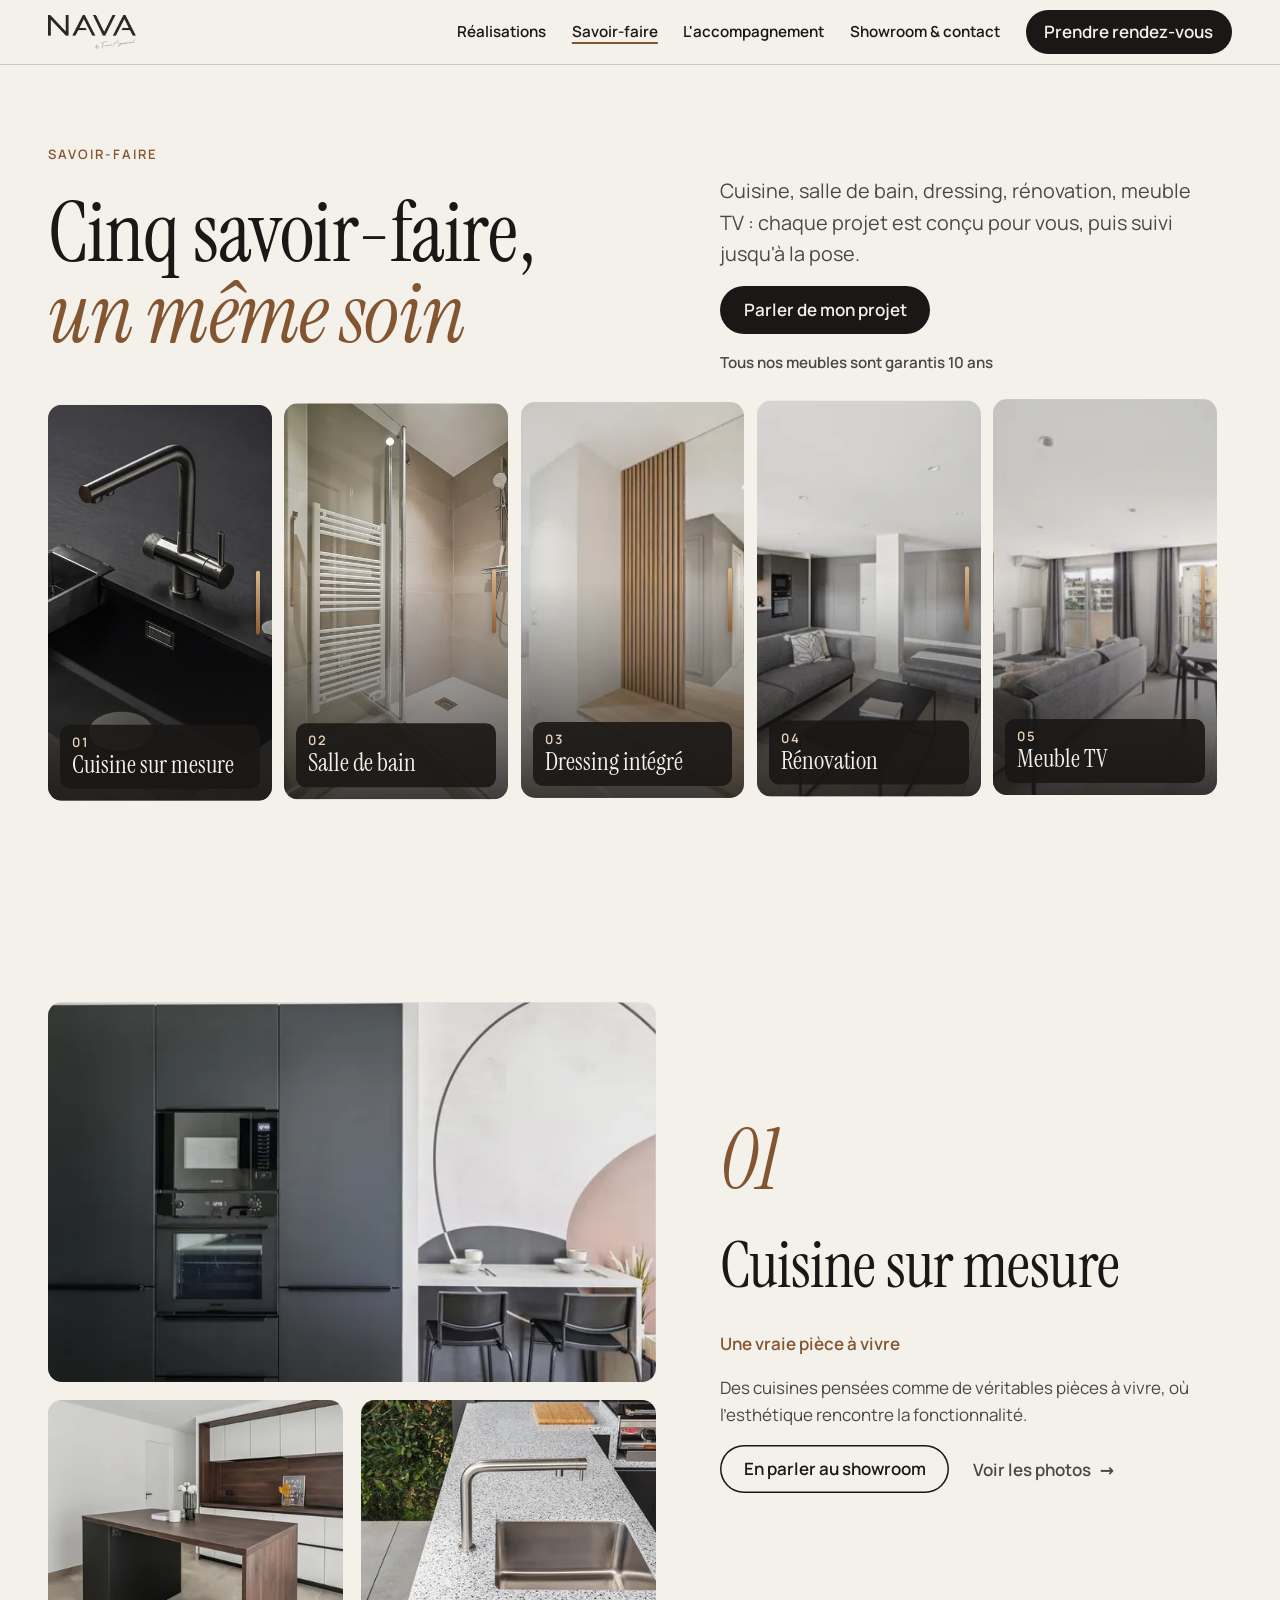
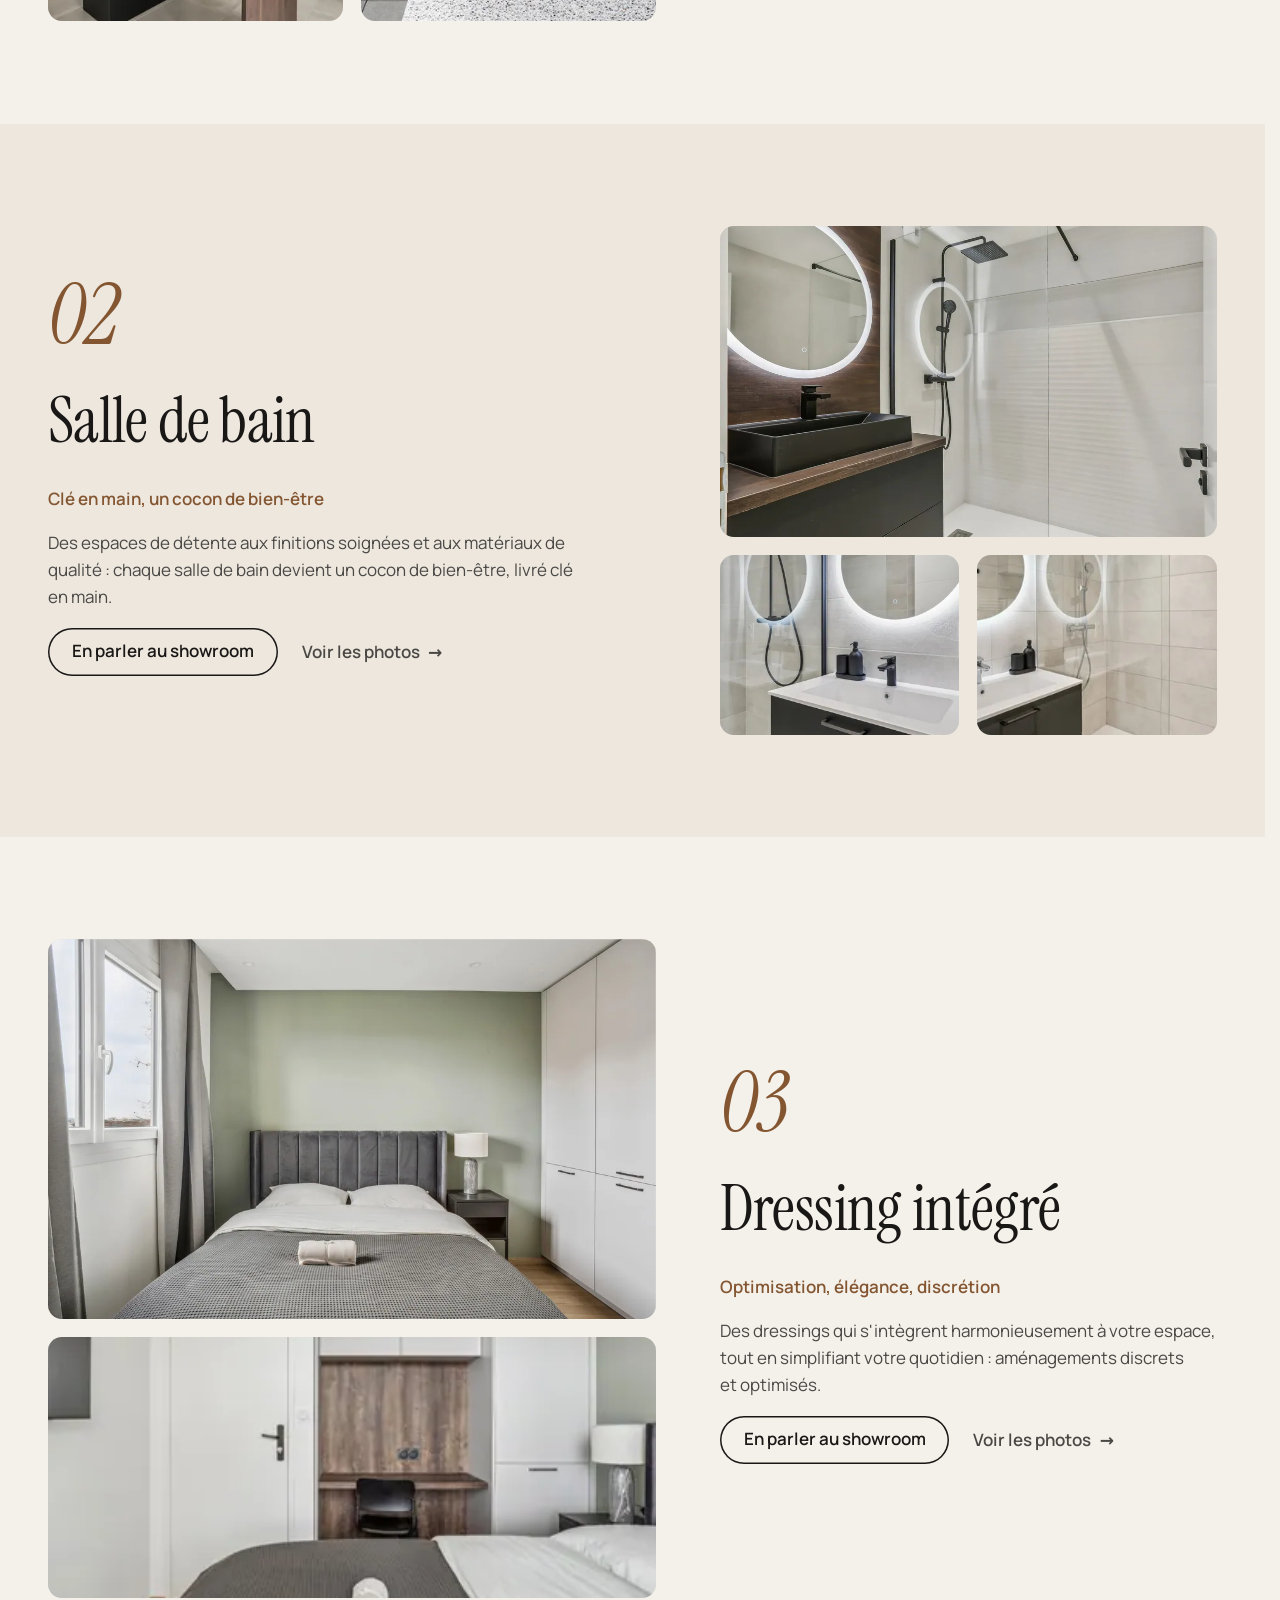
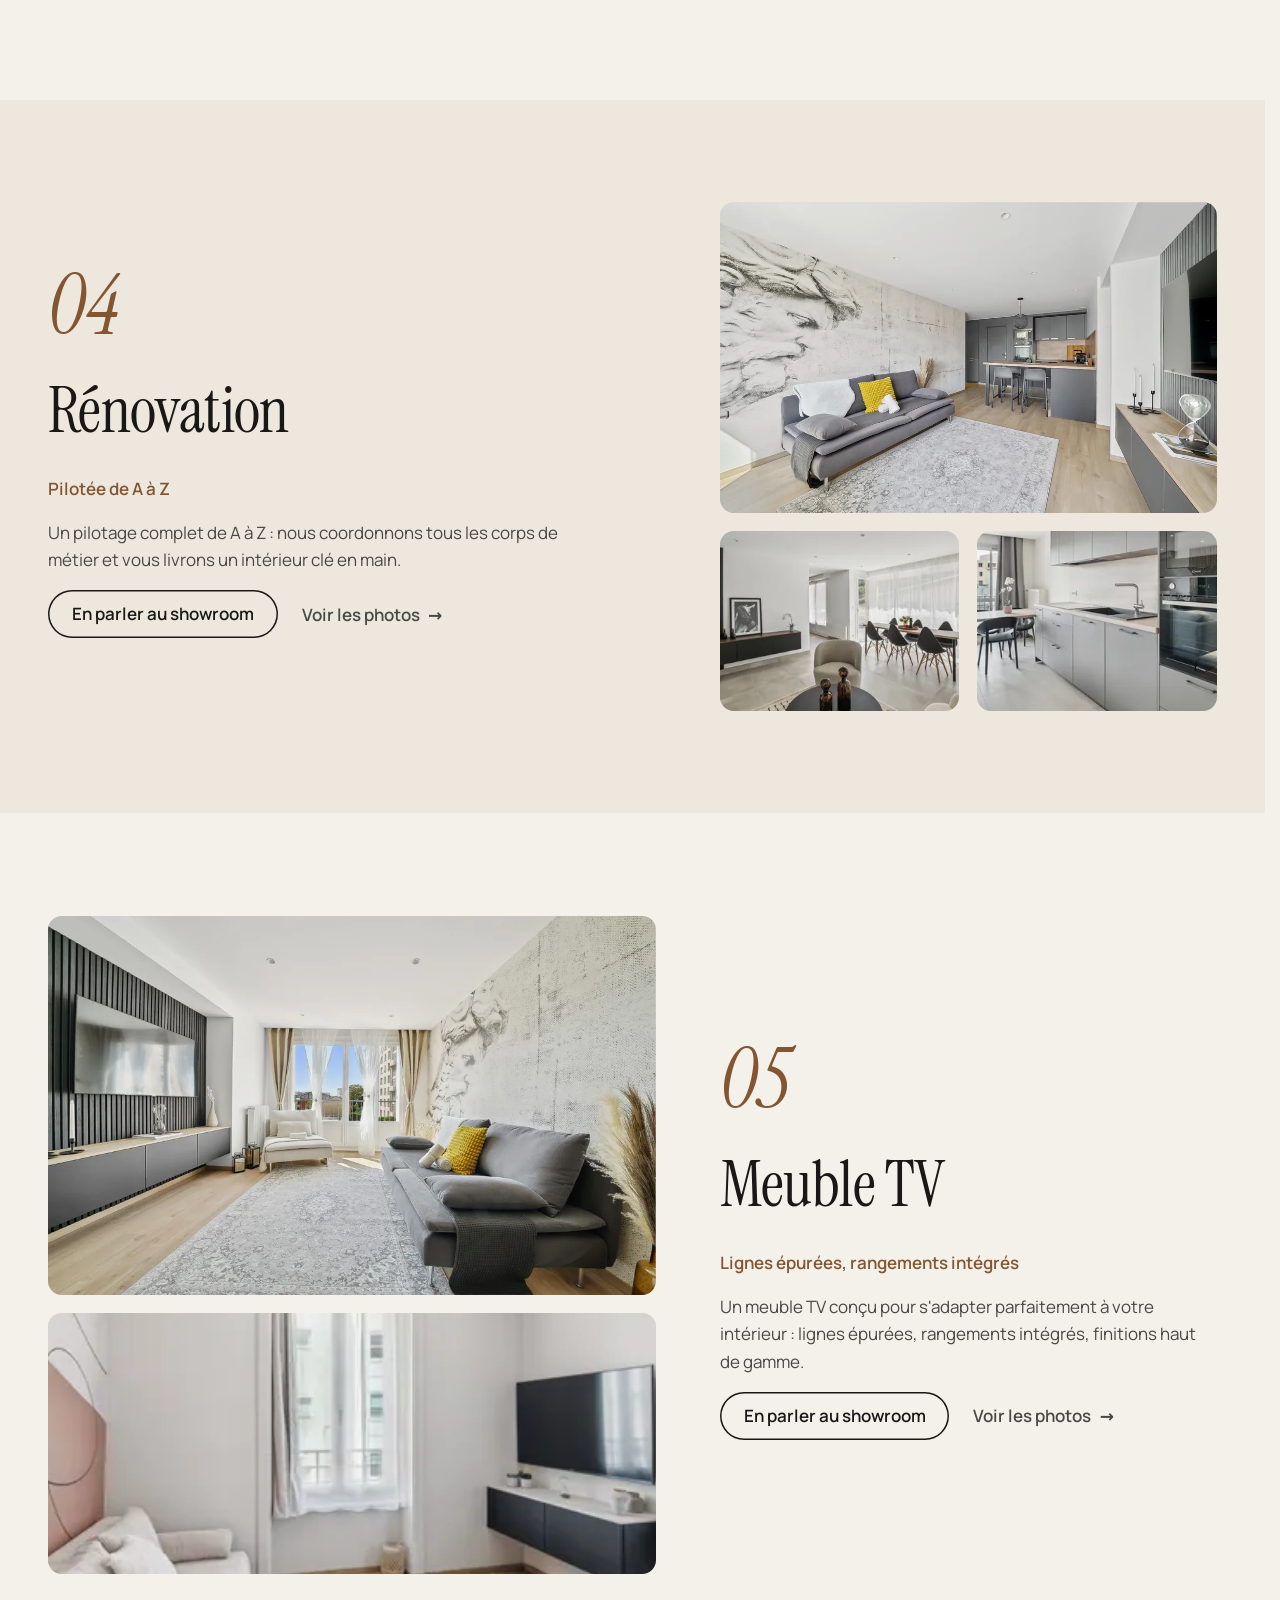
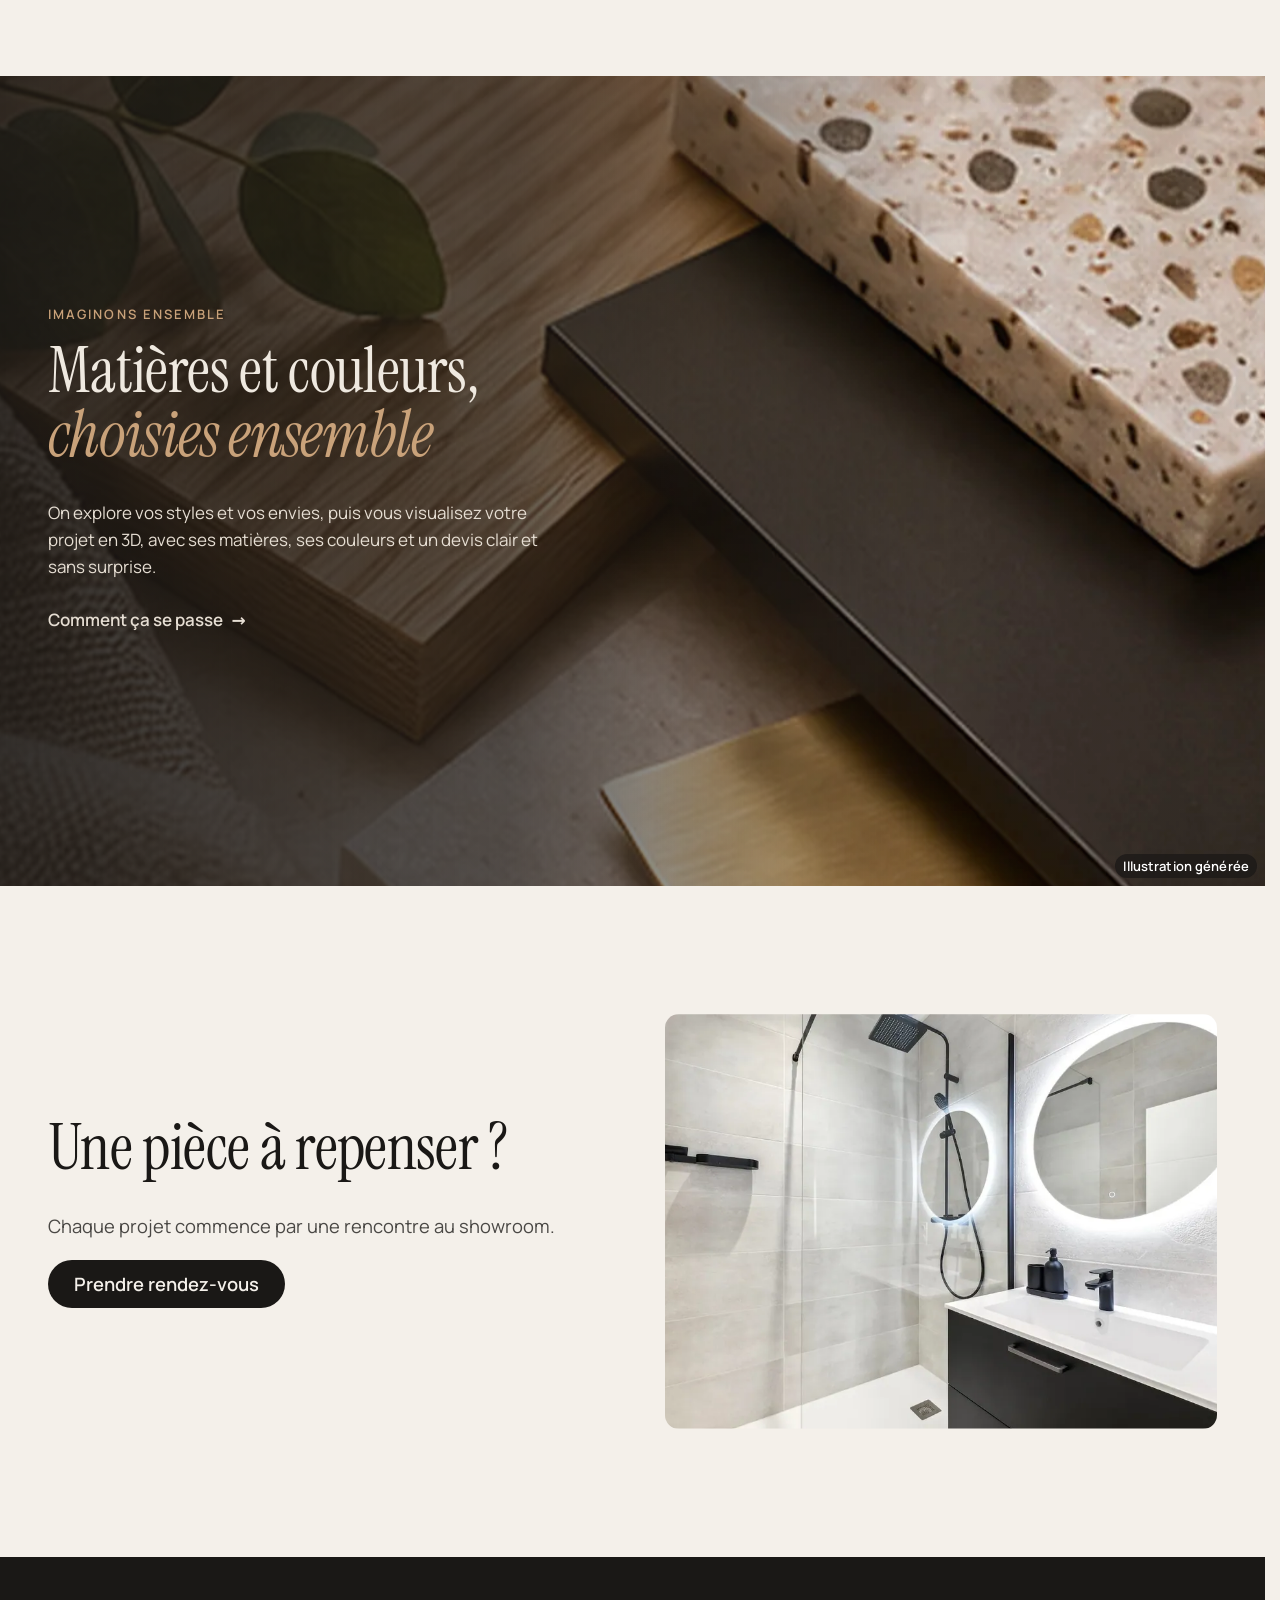
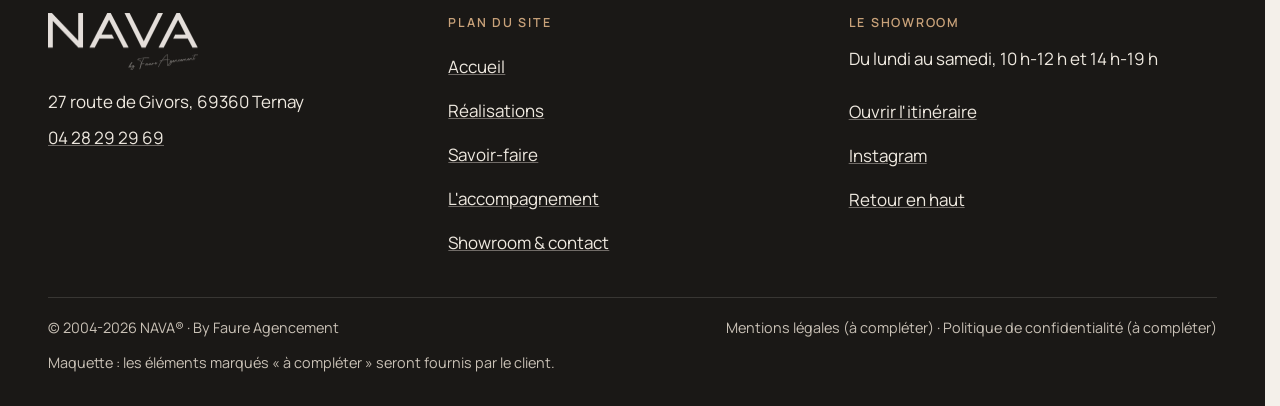
<file: savoir-faire.html>
<!doctype html>
<html lang="fr" data-v="2">
<head>
<meta charset="utf-8">
<meta name="viewport" content="width=device-width, initial-scale=1, viewport-fit=cover">
<title>Savoir-faire · NAVA, cuisiniste sur-mesure</title>
<meta name="description" content="Cuisine sur mesure, salle de bain clé en main, dressing intégré, rénovation et meuble TV : le savoir-faire NAVA, pièce par pièce.">
<meta name="robots" content="noindex, nofollow">
<link rel="canonical" href="https://nava-maquette.vercel.app/savoir-faire">
<style>:root{--fond:#F4F0EA;--texte:#1A1816;--voile-fond:#1A1816;--ouverture-fond:#ECE5DA;--menu-fond:#F4F0EA}:root { --entete-h: 72px; --barres-h: 0px; } html { background: var(--fond); color: var(--texte); scrollbar-gutter: stable; } body { margin: 0; background: var(--fond); } html.js:not(.secours):not([data-arrivee="retour"]) [data-anime] { opacity: 0; } html.js:not(.secours):not([data-arrivee="retour"]) [data-anime].vu { opacity: 1; } [data-voile] { position: fixed; inset: 0; z-index: 900; background: var(--voile-fond); transform: translateY(100%); visibility: hidden; pointer-events: none; } html[data-arrivee="voile"]:not(.voile-leve):not(.secours) [data-voile] { transform: none; visibility: visible; } html.secours [data-voile] { visibility: hidden !important; } .ouverture-panneau { position: fixed; inset: 0; z-index: 850; display: none; place-content: center; justify-items: center; background: var(--ouverture-fond, var(--voile-fond)); color: var(--fond); text-align: center; } html.js[data-arrivee="intro"]:not(.secours):not(.intro-finie) .ouverture-panneau { display: grid; } html.defilement-bloque, html.defilement-bloque body, html.js[data-arrivee="intro"]:not(.secours):not(.intro-finie), html.js[data-arrivee="intro"]:not(.secours):not(.intro-finie) body, html[data-arrivee="voile"]:not(.voile-leve):not(.secours), html[data-arrivee="voile"]:not(.voile-leve):not(.secours) body { overflow: hidden; } html.js[data-arrivee="intro"]:not(.secours):not(.intro-finie) { background-color: var(--ouverture-fond, var(--voile-fond)); } html[data-arrivee="voile"]:not(.voile-leve):not(.secours) { background-color: var(--voile-fond); }</style>
<script>(function () {
var d = document.documentElement, ss = null, ls = null;
try { ss = window.sessionStorage; ls = window.localStorage; } catch (e) {}
d.classList.add('js');
var nav = performance.getEntriesByType ? performance.getEntriesByType('navigation')[0] : null;
var type = nav ? nav.type : 'navigate';
var depart = null;
try { depart = JSON.parse(ss.getItem('socle:depart') || 'null'); ss.removeItem('socle:depart'); } catch (e) {}
if (depart && !(Date.now() - depart.t < 15000)) depart = null;
var mode = type === 'back_forward' ? 'retour' : type === 'reload' ? 'intro' : depart ? 'voile' : 'intro';
d.setAttribute('data-arrivee', mode);
if (mode === 'voile' && depart.couleur) d.style.setProperty('--voile-fond', depart.couleur);
if (type === 'reload' && 'scrollRestoration' in history) {
history.scrollRestoration = 'manual';
}
try {
var choisie = ls && ls.getItem('socle:langue');
var langue = (d.lang || '').slice(0, 2);
if (choisie && choisie !== langue && type === 'navigate' && !depart) {
var alt = document.querySelector('link[rel="alternate"][hreflang="' + choisie + '"]');
if (alt) location.replace(new URL(alt.href).pathname + location.search + location.hash);
}
} catch (e) {}
setTimeout(function () { if (!d.classList.contains('demarre')) d.classList.add('secours'); }, 2000);
})();</script>
<link rel="preload" href="/assets/fonts/instrument-serif-latin-400-normal.woff2" as="font" type="font/woff2" crossorigin>
<link rel="preload" href="/assets/fonts/manrope-latin-400-normal.woff2" as="font" type="font/woff2" crossorigin>
<link rel="stylesheet" href="/assets/css/socle.css?v=2">
<link rel="stylesheet" href="/assets/css/modules.css?v=2">
<link rel="stylesheet" href="/assets/css/site.css?v=2">
<link rel="modulepreload" href="/assets/js/site.js?v=2">
<link rel="modulepreload" href="/assets/js/socle/index.js?v=2">
<script src="/assets/vendor/gsap.min.js" defer></script>
<script src="/assets/vendor/ScrollTrigger.min.js" defer></script>
<script src="/assets/vendor/SplitText.min.js" defer></script>
<script type="module" src="/assets/js/site.js?v=2"></script>
<meta name="theme-color" content="#F4F0EA">
<link rel="icon" href="/assets/images/favicon-32.png" type="image/png" sizes="32x32">
<link rel="icon" href="/assets/images/favicon-64.png" type="image/png" sizes="64x64">
<link rel="apple-touch-icon" href="/assets/images/apple-touch-icon.png">
<meta property="og:type" content="website">
<meta property="og:site_name" content="NAVA">
<meta property="og:locale" content="fr_FR">
<meta property="og:title" content="Savoir-faire · NAVA, cuisiniste sur-mesure">
<meta property="og:description" content="Cuisine sur mesure, salle de bain clé en main, dressing intégré, rénovation et meuble TV : le savoir-faire NAVA, pièce par pièce.">
<meta property="og:url" content="https://nava-maquette.vercel.app/savoir-faire">
<meta property="og:image" content="https://nava-maquette.vercel.app/assets/partage/savoir-faire-fr.jpg">
<meta property="og:image:width" content="1200">
<meta property="og:image:height" content="630">
<meta property="og:image:alt" content="Savoir-faire NAVA : séjour ouvert sur une cuisine">
<meta name="twitter:card" content="summary_large_image">
<script type="application/ld+json">{"@context":"https://schema.org","@type":"HomeAndConstructionBusiness","name":"NAVA · By Faure Agencement","url":"https://nava-maquette.vercel.app/","telephone":"+33428292969","address":{"@type":"PostalAddress","streetAddress":"27 route de Givors","postalCode":"69360","addressLocality":"Ternay","addressCountry":"FR"},"openingHoursSpecification":[{"@type":"OpeningHoursSpecification","dayOfWeek":["Monday","Tuesday","Wednesday","Thursday","Friday","Saturday"],"opens":"10:00","closes":"12:00"},{"@type":"OpeningHoursSpecification","dayOfWeek":["Monday","Tuesday","Wednesday","Thursday","Friday","Saturday"],"opens":"14:00","closes":"19:00"}],"sameAs":["https://www.instagram.com/nava_france/"],"description":"Cuisiniste sur-mesure à Ternay : cuisines, salles de bain, dressings, rénovation et meubles TV, de la conception à la pose."}</script>
</head>
<body id="haut">
<div data-voile data-forme="rideau" aria-hidden="true"><span class="voile-poignee voile-poignee--g"></span><span class="voile-poignee voile-poignee--d"></span><div class="voile-contenu"><img src="/assets/images/logo-nava-clair.png" alt="" width="600" height="231"><span data-voile-libelle>Savoir-faire</span></div></div>
<div class="ouverture-panneau" data-ouverture data-gouttiere="#ECE5DA" aria-hidden="true">
  <div class="facades" data-effet="facades"><span class="facade facade--g"></span><span class="facade facade--d"></span><span class="facade facade--g"></span><span class="facade facade--d"></span></div>
  <div class="ouverture-centre">
    <img class="ouverture-logo" src="/assets/images/logo-nava.png" alt="" width="600" height="231" data-ouverture-objet>
    <span class="ouverture-trait"></span>
    <p class="ouverture-ligne">Cuisiniste sur-mesure · Ternay</p>
  </div>
</div>
<a class="evitement" href="#contenu">Aller au contenu</a>
<header data-entete>
  <div class="entete-rangee">
    <a class="entete-logo" href="/" aria-label="NAVA by Faure Agencement, accueil" data-libelle="Accueil">
      <img src="/assets/images/logo-nava.png" alt="" width="600" height="231">
    </a>
    <nav data-nav aria-label="Navigation principale">
      <ul><li><a href="/realisations" data-libelle="Réalisations">Réalisations</a></li><li><a href="/savoir-faire" data-libelle="Savoir-faire" aria-current="page">Savoir-faire</a></li><li><a href="/accompagnement" data-libelle="L&#39;accompagnement">L&#39;accompagnement</a></li><li><a href="/showroom" data-libelle="Showroom &amp; contact">Showroom &amp; contact</a></li></ul>
    </nav>
    <div class="entete-actions">
      <a class="bouton" href="/showroom#rendez-vous" data-libelle="Showroom &amp; contact">Prendre rendez-vous</a>
      <button type="button" data-menu-bouton aria-controls="menu" aria-expanded="false" data-libelle-ouvrir="Menu" data-libelle-fermer="Fermer"><span data-libelle-bouton>Menu</span></button>
      <a class="menu-sansjs" href="#menu" data-menu-lien>Menu</a>
    </div>
  </div>
</header>
<script>/* Avant le premier affichage : rangées de la navigation (même règle que ajusterNav dans assets/js/socle/entete.js)
   et hauteur réelle de l'en-tête, pour que rien ne saute quand le JavaScript du site prend la main. */
(function () {
  var h = document.documentElement, u = document.querySelector('[data-nav] ul'), e = document.querySelector('[data-entete]');
  if (u) {
    var deborde = function () { return u.scrollWidth > u.clientWidth + 1; }, c = deborde();
    if (c && window.matchMedia('(min-width: 900px)').matches) {
      h.classList.add('nav-deux-rangees'); c = deborde();
      if (c) { h.classList.add('nav-deux-lignes'); var a = u.querySelector('a'); c = !a || u.getBoundingClientRect().height > a.getBoundingClientRect().height * 2.5; }
      if (c) h.classList.remove('nav-deux-rangees', 'nav-deux-lignes');
    }
    if (c) h.classList.add('nav-compacte');
  }
  if (e) h.style.setProperty('--entete-h', Math.round(e.getBoundingClientRect().height) + 'px');
})();</script>
<span id="menu-ferme" aria-hidden="true"></span>
<div id="menu" data-menu role="dialog" aria-modal="true" aria-label="Menu">
  <p class="menu-sansjs-fermer"><a href="#menu-ferme">Fermer</a></p>
  <ul><li style="--i:0"><a href="/" class="menu-lien" data-libelle="Accueil">Accueil</a></li><li style="--i:1"><a href="/realisations" class="menu-lien" data-libelle="Réalisations">Réalisations</a></li><li style="--i:2"><a href="/savoir-faire" class="menu-lien" data-libelle="Savoir-faire" aria-current="page">Savoir-faire</a></li><li style="--i:3"><a href="/accompagnement" class="menu-lien" data-libelle="L&#39;accompagnement">L&#39;accompagnement</a></li><li style="--i:4"><a href="/showroom" class="menu-lien" data-libelle="Showroom &amp; contact">Showroom &amp; contact</a></li></ul>
  <div class="menu-infos">
    <p class="statut" data-statut><i aria-hidden="true"></i><span data-statut-texte>Showroom à Ternay, du lundi au samedi</span></p>
    <p class="menu-actions"><a class="bouton" href="/showroom#rendez-vous" data-libelle="Showroom &amp; contact">Prendre rendez-vous</a><a class="bouton bouton--contour" href="tel:+33428292969">Appeler 04 28 29 29 69</a></p>
    <p class="menu-adresse">27 route de Givors, 69360 Ternay<br>Du lundi au samedi, 10 h-12 h et 14 h-19 h</p>
  </div>
</div>
<main id="contenu" tabindex="-1">
<section class="ouv ouv--facades" id="debut">
  <div class="conteneur ouv-facades-tete">
    <div>
      <p class="surtitre" data-anime="gsap">Savoir-faire</p>
      <h1 class="ouv-titre ouv-titre--moyen" data-anime="gsap"><span class="ligne-masque"><span class="ouv-ligne">Cinq savoir-faire,</span></span><span class="ligne-masque"><span class="ouv-ligne"><em>un même soin</em></span></span></h1>
    </div>
    <div class="ouv-facades-cote">
      <p class="ouv-intro masque-ecran-tres-bas" data-anime="gsap">Cuisine, salle de bain, dressing, rénovation, meuble TV : chaque projet est conçu pour vous, puis suivi jusqu&#39;à la pose.</p>
      <p class="actions" data-anime="gsap"><a href="/showroom#rendez-vous" class="bouton" data-libelle="Showroom &amp; contact" data-action-principale data-survol="magnetique">Parler de mon projet</a></p>
      <p class="info-cle" data-anime="gsap" data-info-cle>Tous nos meubles sont garantis 10 ans</p>
    </div>
  </div>
  <nav class="facades-pieces conteneur" aria-label="Aller à" data-iris-centre data-effet="facades-pieces">
    <a class="facade-piece" href="#cuisine" data-sans-transition style="--i:0"><figure class="media facade-piece-media" style="--cadrage:50% 50%">
  <picture>
    <img src="/assets/images/evier-noir-960.webp" srcset="/assets/images/evier-noir-480.webp 480w, /assets/images/evier-noir-960.webp 960w" sizes="(max-width: 760px) 100vw, 22vw" alt="" width="960" height="1280" fetchpriority="high" loading="eager" decoding="async">
  </picture>
</figure><span class="facade-piece-nom"><small>01</small>Cuisine sur mesure</span><i class="facade-piece-poignee" aria-hidden="true"></i></a><a class="facade-piece" href="#salle-de-bain" data-sans-transition style="--i:1"><figure class="media facade-piece-media" style="--cadrage:50% 50%">
  <picture>
    <img src="/assets/images/douche-italienne-1600.webp" srcset="/assets/images/douche-italienne-480.webp 480w, /assets/images/douche-italienne-960.webp 960w, /assets/images/douche-italienne-1600.webp 1600w" sizes="(max-width: 760px) 100vw, 22vw" alt="" width="1600" height="2401" fetchpriority="high" loading="eager" decoding="async">
  </picture>
</figure><span class="facade-piece-nom"><small>02</small>Salle de bain</span><i class="facade-piece-poignee" aria-hidden="true"></i></a><a class="facade-piece" href="#dressing" data-sans-transition style="--i:2"><figure class="media facade-piece-media" style="--cadrage:50% 50%">
  <picture>
    <img src="/assets/images/entree-claustra-1600.webp" srcset="/assets/images/entree-claustra-480.webp 480w, /assets/images/entree-claustra-960.webp 960w, /assets/images/entree-claustra-1600.webp 1600w" sizes="(max-width: 760px) 100vw, 22vw" alt="" width="1600" height="1067" fetchpriority="high" loading="eager" decoding="async">
  </picture>
</figure><span class="facade-piece-nom"><small>03</small>Dressing intégré</span><i class="facade-piece-poignee" aria-hidden="true"></i></a><a class="facade-piece" href="#renovation" data-sans-transition style="--i:3"><figure class="media facade-piece-media" style="--cadrage:50% 50%">
  <picture><source media="(max-width: 760px) and (orientation: portrait)" srcset="/assets/images/sejour-cuisine-mobile-640.webp 640w, /assets/images/sejour-cuisine-mobile-1080.webp 1080w" sizes="(max-width: 760px) 100vw, 22vw">
    <img src="/assets/images/sejour-cuisine-1280.webp" srcset="/assets/images/sejour-cuisine-640.webp 640w, /assets/images/sejour-cuisine-1280.webp 1280w, /assets/images/sejour-cuisine-1920.webp 1920w" sizes="(max-width: 760px) 100vw, 22vw" alt="" width="1280" height="720" fetchpriority="high" loading="eager" decoding="async">
  </picture>
</figure><span class="facade-piece-nom"><small>04</small>Rénovation</span><i class="facade-piece-poignee" aria-hidden="true"></i></a><a class="facade-piece" href="#meuble-tv" data-sans-transition style="--i:4"><figure class="media facade-piece-media" style="--cadrage:50% 50%">
  <picture>
    <img src="/assets/images/meuble-tv-claustra-1600.webp" srcset="/assets/images/meuble-tv-claustra-480.webp 480w, /assets/images/meuble-tv-claustra-960.webp 960w, /assets/images/meuble-tv-claustra-1600.webp 1600w" sizes="(max-width: 760px) 100vw, 22vw" alt="" width="1600" height="1066" fetchpriority="high" loading="eager" decoding="async">
  </picture>
</figure><span class="facade-piece-nom"><small>05</small>Meuble TV</span><i class="facade-piece-poignee" aria-hidden="true"></i></a>
  </nav>
</section>
<section class="piece " id="cuisine" aria-labelledby="t-cuisine">
  <div class="conteneur piece-grille">
    <div class="piece-images">
      <figure class="media piece-media piece-media--grand" data-anime="rideau" style="--cadrage:30% 55%">
  <picture><source media="(max-width: 760px) and (orientation: portrait)" srcset="/assets/images/cuisine-noire-arche-mobile-640.webp 640w, /assets/images/cuisine-noire-arche-mobile-1080.webp 1080w" sizes="(max-width: 760px) 100vw, 46vw">
    <img src="/assets/images/cuisine-noire-arche-1280.webp" srcset="/assets/images/cuisine-noire-arche-640.webp 640w, /assets/images/cuisine-noire-arche-1280.webp 1280w, /assets/images/cuisine-noire-arche-1920.webp 1920w" sizes="(max-width: 760px) 100vw, 46vw" alt="Cuisine noir mat, colonne four et coin repas devant une arche rose" width="1280" height="720" loading="lazy" decoding="async">
  </picture>
</figure>
      <figure class="media piece-media piece-media--petit piece-media--1" data-fx="parallaxe" data-fx-force="10" style="--cadrage:50% 50%">
  <picture><source media="(max-width: 760px) and (orientation: portrait)" srcset="/assets/images/cuisine-ilot-blanc-mobile-640.webp 640w, /assets/images/cuisine-ilot-blanc-mobile-1080.webp 1080w" sizes="(max-width: 760px) 50vw, 22vw">
    <img src="/assets/images/cuisine-ilot-blanc-1280.webp" srcset="/assets/images/cuisine-ilot-blanc-640.webp 640w, /assets/images/cuisine-ilot-blanc-1280.webp 1280w, /assets/images/cuisine-ilot-blanc-1920.webp 1920w" sizes="(max-width: 760px) 50vw, 22vw" alt="Cuisine blanche à îlot, plan en bois foncé et crédence assortie" width="1280" height="720" loading="lazy" decoding="async">
  </picture>
</figure><figure class="media piece-media piece-media--petit piece-media--2" data-fx="parallaxe" data-fx-force="16" style="--cadrage:50% 50%">
  <picture>
    <img src="/assets/images/plan-terrazzo-1600.webp" srcset="/assets/images/plan-terrazzo-480.webp 480w, /assets/images/plan-terrazzo-960.webp 960w, /assets/images/plan-terrazzo-1600.webp 1600w" sizes="(max-width: 760px) 50vw, 22vw" alt="Plan de travail en terrazzo, évier inox et mur végétal" width="1600" height="1600" loading="lazy" decoding="async">
  </picture>
</figure>
    </div>
    <div class="piece-texte">
      <p class="piece-num" aria-hidden="true">01</p>
      <h2 id="t-cuisine" data-anime="lignes">Cuisine sur mesure</h2>
      <p class="piece-resume" data-anime>Une vraie pièce à vivre</p>
      <p data-anime>Des cuisines pensées comme de véritables pièces à vivre, où l&#39;esthétique rencontre la fonctionnalité.</p>
      <p class="actions" data-anime><a href="/showroom?projet=cuisine#rendez-vous" class="bouton bouton--contour" data-libelle="Showroom &amp; contact">En parler au showroom</a><a href="/realisations?piece=cuisines" class="lien-fleche" data-libelle="Réalisations">Voir les photos</a></p>
    </div>
  </div>
</section><section class="piece piece--inverse" id="salle-de-bain" aria-labelledby="t-salle-de-bain">
  <div class="conteneur piece-grille">
    <div class="piece-images">
      <figure class="media piece-media piece-media--grand" data-anime="rideau" style="--cadrage:45% 50%">
  <picture>
    <img src="/assets/images/bain-vasque-noire-1600.webp" srcset="/assets/images/bain-vasque-noire-480.webp 480w, /assets/images/bain-vasque-noire-960.webp 960w, /assets/images/bain-vasque-noire-1600.webp 1600w" sizes="(max-width: 760px) 100vw, 46vw" alt="Vasque noire, miroir rond lumineux et douche" width="1600" height="1066" loading="lazy" decoding="async">
  </picture>
</figure>
      <figure class="media piece-media piece-media--petit piece-media--1" data-fx="parallaxe" data-fx-force="10" style="--cadrage:50% 50%">
  <picture>
    <img src="/assets/images/bain-miroir-rond-1600.webp" srcset="/assets/images/bain-miroir-rond-480.webp 480w, /assets/images/bain-miroir-rond-960.webp 960w, /assets/images/bain-miroir-rond-1600.webp 1600w" sizes="(max-width: 760px) 50vw, 22vw" alt="Salle de bain, miroir rond rétroéclairé et meuble vasque noir" width="1600" height="2401" loading="lazy" decoding="async">
  </picture>
</figure><figure class="media piece-media piece-media--petit piece-media--2" data-fx="parallaxe" data-fx-force="16" style="--cadrage:50% 50%">
  <picture>
    <img src="/assets/images/bain-double-miroir-1600.webp" srcset="/assets/images/bain-double-miroir-480.webp 480w, /assets/images/bain-double-miroir-960.webp 960w, /assets/images/bain-double-miroir-1600.webp 1600w" sizes="(max-width: 760px) 50vw, 22vw" alt="Salle de bain grège à deux miroirs ronds lumineux" width="1600" height="1066" loading="lazy" decoding="async">
  </picture>
</figure>
    </div>
    <div class="piece-texte">
      <p class="piece-num" aria-hidden="true">02</p>
      <h2 id="t-salle-de-bain" data-anime="lignes">Salle de bain</h2>
      <p class="piece-resume" data-anime>Clé en main, un cocon de bien-être</p>
      <p data-anime>Des espaces de détente aux finitions soignées et aux matériaux de qualité : chaque salle de bain devient un cocon de bien-être, livré clé en main.</p>
      <p class="actions" data-anime><a href="/showroom?projet=salle-de-bain#rendez-vous" class="bouton bouton--contour" data-libelle="Showroom &amp; contact">En parler au showroom</a><a href="/realisations?piece=bains" class="lien-fleche" data-libelle="Réalisations">Voir les photos</a></p>
    </div>
  </div>
</section><section class="piece " id="dressing" aria-labelledby="t-dressing">
  <div class="conteneur piece-grille">
    <div class="piece-images">
      <figure class="media piece-media piece-media--grand" data-anime="rideau" style="--cadrage:62% 50%">
  <picture>
    <img src="/assets/images/dressing-chambre-1600.webp" srcset="/assets/images/dressing-chambre-480.webp 480w, /assets/images/dressing-chambre-960.webp 960w, /assets/images/dressing-chambre-1600.webp 1600w" sizes="(max-width: 760px) 100vw, 46vw" alt="Chambre avec dressing intégré blanc du sol au plafond" width="1600" height="1066" loading="lazy" decoding="async">
  </picture>
</figure>
      <figure class="media piece-media piece-media--petit piece-media--1 piece-media--large" data-fx="parallaxe" data-fx-force="10" style="--cadrage:50% 50%">
  <picture>
    <img src="/assets/images/dressing-niche-chene-1600.webp" srcset="/assets/images/dressing-niche-chene-480.webp 480w, /assets/images/dressing-niche-chene-960.webp 960w, /assets/images/dressing-niche-chene-1600.webp 1600w" sizes="(max-width: 760px) 50vw, 22vw" alt="Chambre, rangements blancs et niche en chêne au-dessus du lit" width="1600" height="1067" loading="lazy" decoding="async">
  </picture>
</figure>
    </div>
    <div class="piece-texte">
      <p class="piece-num" aria-hidden="true">03</p>
      <h2 id="t-dressing" data-anime="lignes">Dressing intégré</h2>
      <p class="piece-resume" data-anime>Optimisation, élégance, discrétion</p>
      <p data-anime>Des dressings qui s&#39;intègrent harmonieusement à votre espace, tout en simplifiant votre quotidien : aménagements discrets et optimisés.</p>
      <p class="actions" data-anime><a href="/showroom?projet=dressing#rendez-vous" class="bouton bouton--contour" data-libelle="Showroom &amp; contact">En parler au showroom</a><a href="/realisations?piece=dressings" class="lien-fleche" data-libelle="Réalisations">Voir les photos</a></p>
    </div>
  </div>
</section><section class="piece piece--inverse" id="renovation" aria-labelledby="t-renovation">
  <div class="conteneur piece-grille">
    <div class="piece-images">
      <figure class="media piece-media piece-media--grand" data-anime="rideau" style="--cadrage:40% 55%">
  <picture>
    <img src="/assets/images/sejour-beton-1600.webp" srcset="/assets/images/sejour-beton-480.webp 480w, /assets/images/sejour-beton-960.webp 960w, /assets/images/sejour-beton-1600.webp 1600w" sizes="(max-width: 760px) 100vw, 46vw" alt="Séjour lumineux, mur effet béton et cuisine en fond" width="1600" height="1066" loading="lazy" decoding="async">
  </picture>
</figure>
      <figure class="media piece-media piece-media--petit piece-media--1" data-fx="parallaxe" data-fx-force="10" style="--cadrage:50% 50%">
  <picture>
    <img src="/assets/images/sejour-repas-1600.webp" srcset="/assets/images/sejour-repas-480.webp 480w, /assets/images/sejour-repas-960.webp 960w, /assets/images/sejour-repas-1600.webp 1600w" sizes="(max-width: 760px) 50vw, 22vw" alt="Séjour et coin repas, meuble bas noir sous la fenêtre" width="1600" height="1066" loading="lazy" decoding="async">
  </picture>
</figure><figure class="media piece-media piece-media--petit piece-media--2" data-fx="parallaxe" data-fx-force="16" style="--cadrage:50% 50%">
  <picture>
    <img src="/assets/images/cuisine-grise-1600.webp" srcset="/assets/images/cuisine-grise-480.webp 480w, /assets/images/cuisine-grise-960.webp 960w, /assets/images/cuisine-grise-1600.webp 1600w" sizes="(max-width: 760px) 50vw, 22vw" alt="Cuisine grise avec colonne four et coin repas lumineux" width="1600" height="1067" loading="lazy" decoding="async">
  </picture>
</figure>
    </div>
    <div class="piece-texte">
      <p class="piece-num" aria-hidden="true">04</p>
      <h2 id="t-renovation" data-anime="lignes">Rénovation</h2>
      <p class="piece-resume" data-anime>Pilotée de A à Z</p>
      <p data-anime>Un pilotage complet de A à Z : nous coordonnons tous les corps de métier et vous livrons un intérieur clé en main.</p>
      <p class="actions" data-anime><a href="/showroom?projet=renovation#rendez-vous" class="bouton bouton--contour" data-libelle="Showroom &amp; contact">En parler au showroom</a><a href="/realisations?piece=sejours" class="lien-fleche" data-libelle="Réalisations">Voir les photos</a></p>
    </div>
  </div>
</section><section class="piece " id="meuble-tv" aria-labelledby="t-meuble-tv">
  <div class="conteneur piece-grille">
    <div class="piece-images">
      <figure class="media piece-media piece-media--grand" data-anime="rideau" style="--cadrage:22% 60%">
  <picture>
    <img src="/assets/images/meuble-tv-beton-1600.webp" srcset="/assets/images/meuble-tv-beton-480.webp 480w, /assets/images/meuble-tv-beton-960.webp 960w, /assets/images/meuble-tv-beton-1600.webp 1600w" sizes="(max-width: 760px) 100vw, 46vw" alt="Long meuble TV noir sous un mur effet béton" width="1600" height="1067" loading="lazy" decoding="async">
  </picture>
</figure>
      <figure class="media piece-media piece-media--petit piece-media--1 piece-media--large" data-fx="parallaxe" data-fx-force="10" style="--cadrage:50% 50%">
  <picture>
    <img src="/assets/images/meuble-tv-suspendu-1600.webp" srcset="/assets/images/meuble-tv-suspendu-480.webp 480w, /assets/images/meuble-tv-suspendu-960.webp 960w, /assets/images/meuble-tv-suspendu-1600.webp 1600w" sizes="(max-width: 760px) 50vw, 22vw" alt="Meuble TV suspendu noir devant une arche rose" width="1600" height="1066" loading="lazy" decoding="async">
  </picture>
</figure>
    </div>
    <div class="piece-texte">
      <p class="piece-num" aria-hidden="true">05</p>
      <h2 id="t-meuble-tv" data-anime="lignes">Meuble TV</h2>
      <p class="piece-resume" data-anime>Lignes épurées, rangements intégrés</p>
      <p data-anime>Un meuble TV conçu pour s&#39;adapter parfaitement à votre intérieur : lignes épurées, rangements intégrés, finitions haut de gamme.</p>
      <p class="actions" data-anime><a href="/showroom?projet=meuble-tv#rendez-vous" class="bouton bouton--contour" data-libelle="Showroom &amp; contact">En parler au showroom</a><a href="/realisations?piece=sejours" class="lien-fleche" data-libelle="Réalisations">Voir les photos</a></p>
    </div>
  </div>
</section>
<section class="matieres sombre" id="matieres">
  <figure class="media matieres-media" data-grok data-fx="zoom" style="--cadrage:50% 50%">
  <picture>
    <img src="/assets/images/grok/matieres-1280.webp" srcset="/assets/images/grok/matieres-640.webp 640w, /assets/images/grok/matieres-1280.webp 1280w, /assets/images/grok/matieres-1920.webp 1920w" sizes="100vw" alt="Échantillons de chêne, noyer, terrazzo, laque noire et laiton" width="1280" height="853" loading="lazy" decoding="async">
  </picture><figcaption class="mention-ia">Illustration générée</figcaption>
</figure>
  <div class="conteneur matieres-texte">
    <p class="surtitre">Imaginons ensemble</p>
    <h2 data-anime="lignes">Matières et couleurs, <em>choisies ensemble</em></h2>
    <p data-anime>On explore vos styles et vos envies, puis vous visualisez votre projet en 3D, avec ses matières, ses couleurs et un devis clair et sans surprise.</p>
    <p data-anime><a href="/accompagnement" class="lien-fleche" data-libelle="L&#39;accompagnement">Comment ça se passe</a></p>
  </div>
</section>
<section class="fin" id="fin">
  <div class="conteneur fin-grille">
    <div class="fin-texte">
      <h2 data-anime="lignes">Une pièce à repenser ?</h2>
      <p data-anime>Chaque projet commence par une rencontre au showroom.</p>
      <p class="actions" data-anime><a href="/showroom#rendez-vous" class="bouton" data-libelle="Showroom &amp; contact" data-survol="magnetique">Prendre rendez-vous</a></p>
    </div>
    <figure class="media fin-media" data-anime="rideau" style="--cadrage:50% 50%">
  <picture>
    <img src="/assets/images/bain-led-1600.webp" srcset="/assets/images/bain-led-480.webp 480w, /assets/images/bain-led-960.webp 960w, /assets/images/bain-led-1600.webp 1600w" sizes="(max-width: 760px) 100vw, 44vw" alt="Salle de bain blanche, douche à l&#39;italienne et miroirs lumineux" width="1600" height="1067" loading="lazy" decoding="async">
  </picture>
</figure>
  </div>
</section>
</main>
<footer class="pied" id="pied">
  <div class="conteneur pied-grille">
    <div class="pied-marque">
      <img src="/assets/images/logo-nava-clair.png" alt="NAVA by Faure Agencement" width="600" height="231" loading="lazy">
      <p>27 route de Givors, 69360 Ternay<br><a href="tel:+33428292969">04 28 29 29 69</a></p>
    </div>
    <nav aria-label="Plan du site">
      <p class="pied-titre">Plan du site</p>
      <ul><li><a href="/" data-libelle="Accueil">Accueil</a></li><li><a href="/realisations" data-libelle="Réalisations">Réalisations</a></li><li><a href="/savoir-faire" data-libelle="Savoir-faire" aria-current="page">Savoir-faire</a></li><li><a href="/accompagnement" data-libelle="L&#39;accompagnement">L&#39;accompagnement</a></li><li><a href="/showroom" data-libelle="Showroom &amp; contact">Showroom &amp; contact</a></li></ul>
    </nav>
    <div>
      <p class="pied-titre">Le showroom</p>
      <p>Du lundi au samedi, 10 h-12 h et 14 h-19 h</p>
      <ul>
        <li><a href="https://www.google.com/maps/search/?api=1&amp;query=NAVA+27+Route+de+Givors+69360+Ternay" target="_blank" rel="noopener">Ouvrir l&#39;itinéraire<span class="visuellement-cache"> (nouvel onglet)</span></a></li>
        <li><a href="https://www.instagram.com/nava_france/" target="_blank" rel="noopener">Instagram<span class="visuellement-cache"> (nouvel onglet)</span></a></li>
        <li><a href="#haut" data-sans-transition>Retour en haut</a></li>
      </ul>
    </div>
  </div>
  <div class="conteneur pied-bas">
    <p>© 2004-2026 NAVA® · By Faure Agencement</p>
    <p><span>Mentions légales (à compléter)</span> · <span id="confidentialite">Politique de confidentialité (à compléter)</span></p>
    <p>Maquette : les éléments marqués « à compléter » seront fournis par le client.</p>
  </div>
</footer>
<div data-barre-fixe>
  <a class="bouton bouton--contour" href="tel:+33428292969">Appeler</a>
  <a class="bouton" href="/showroom#rendez-vous" data-libelle="Showroom &amp; contact">Rendez-vous</a>
</div>
</body>
</html>
</file>
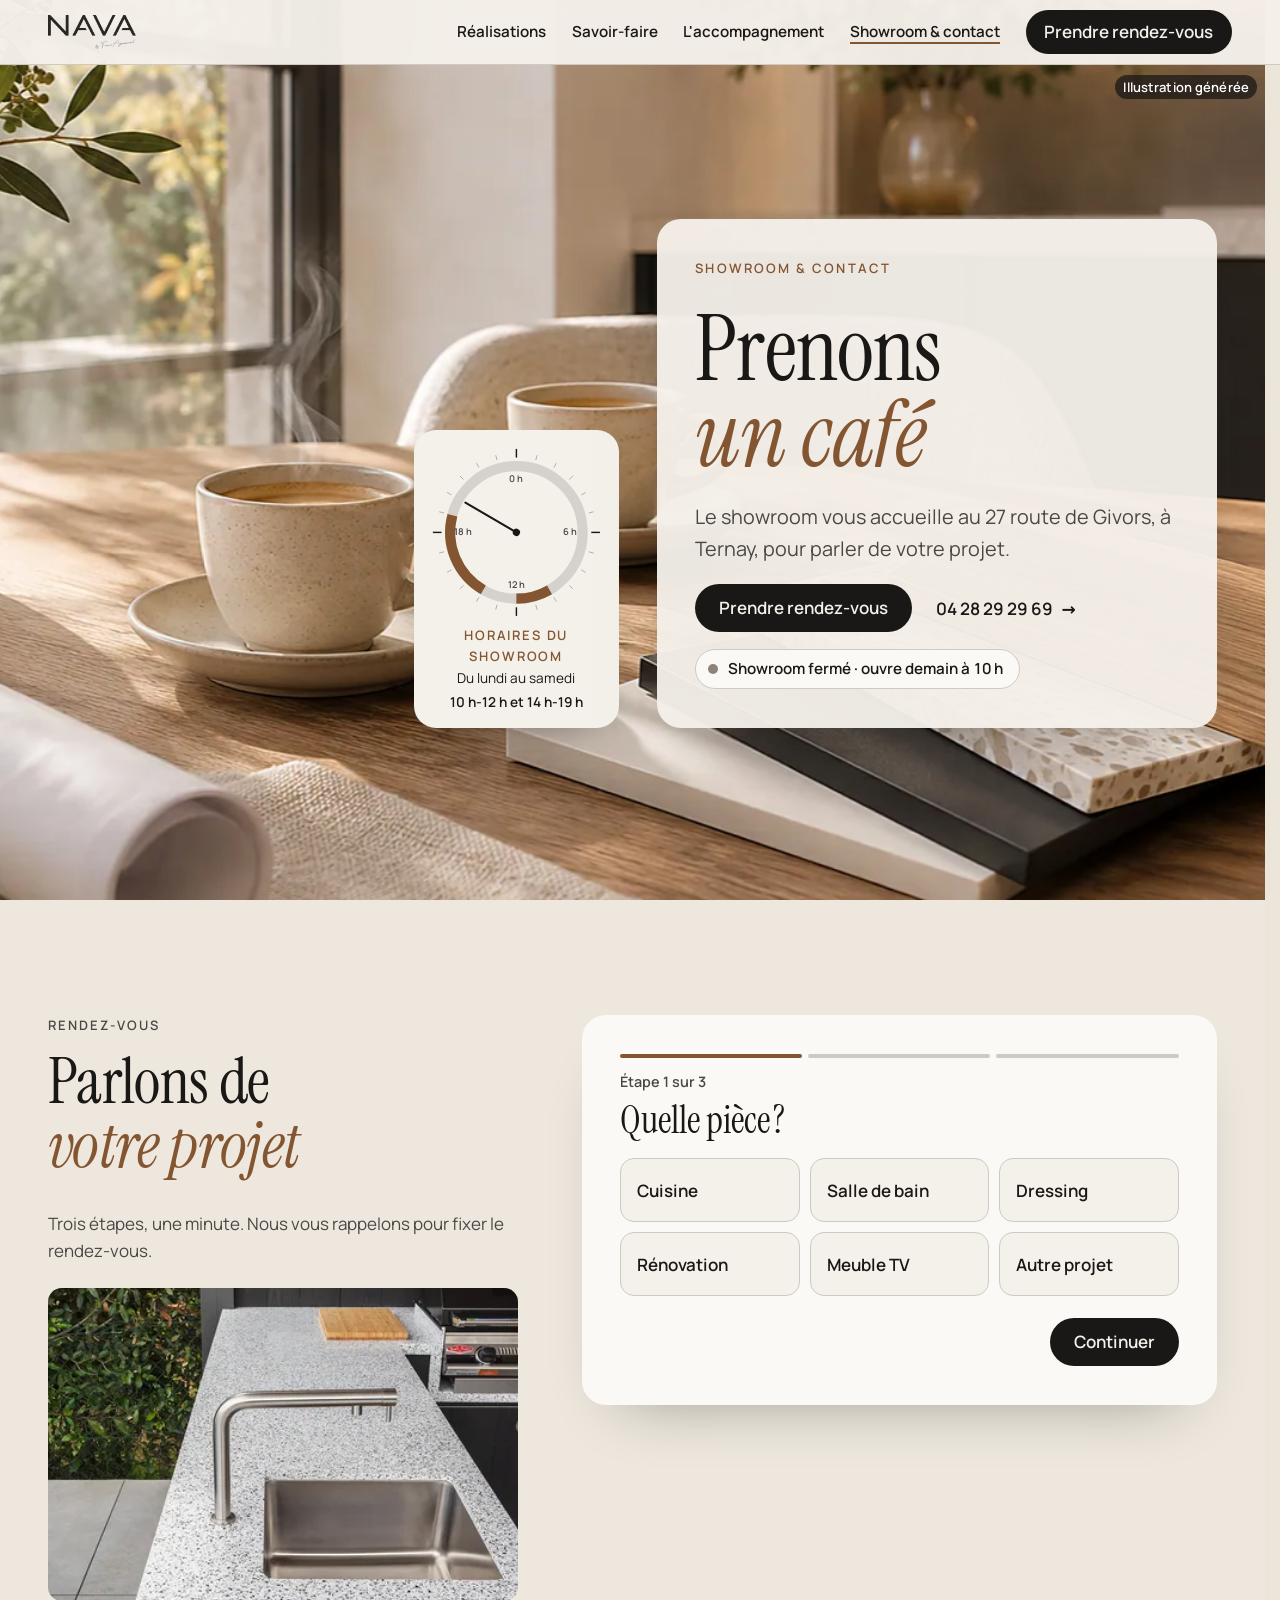
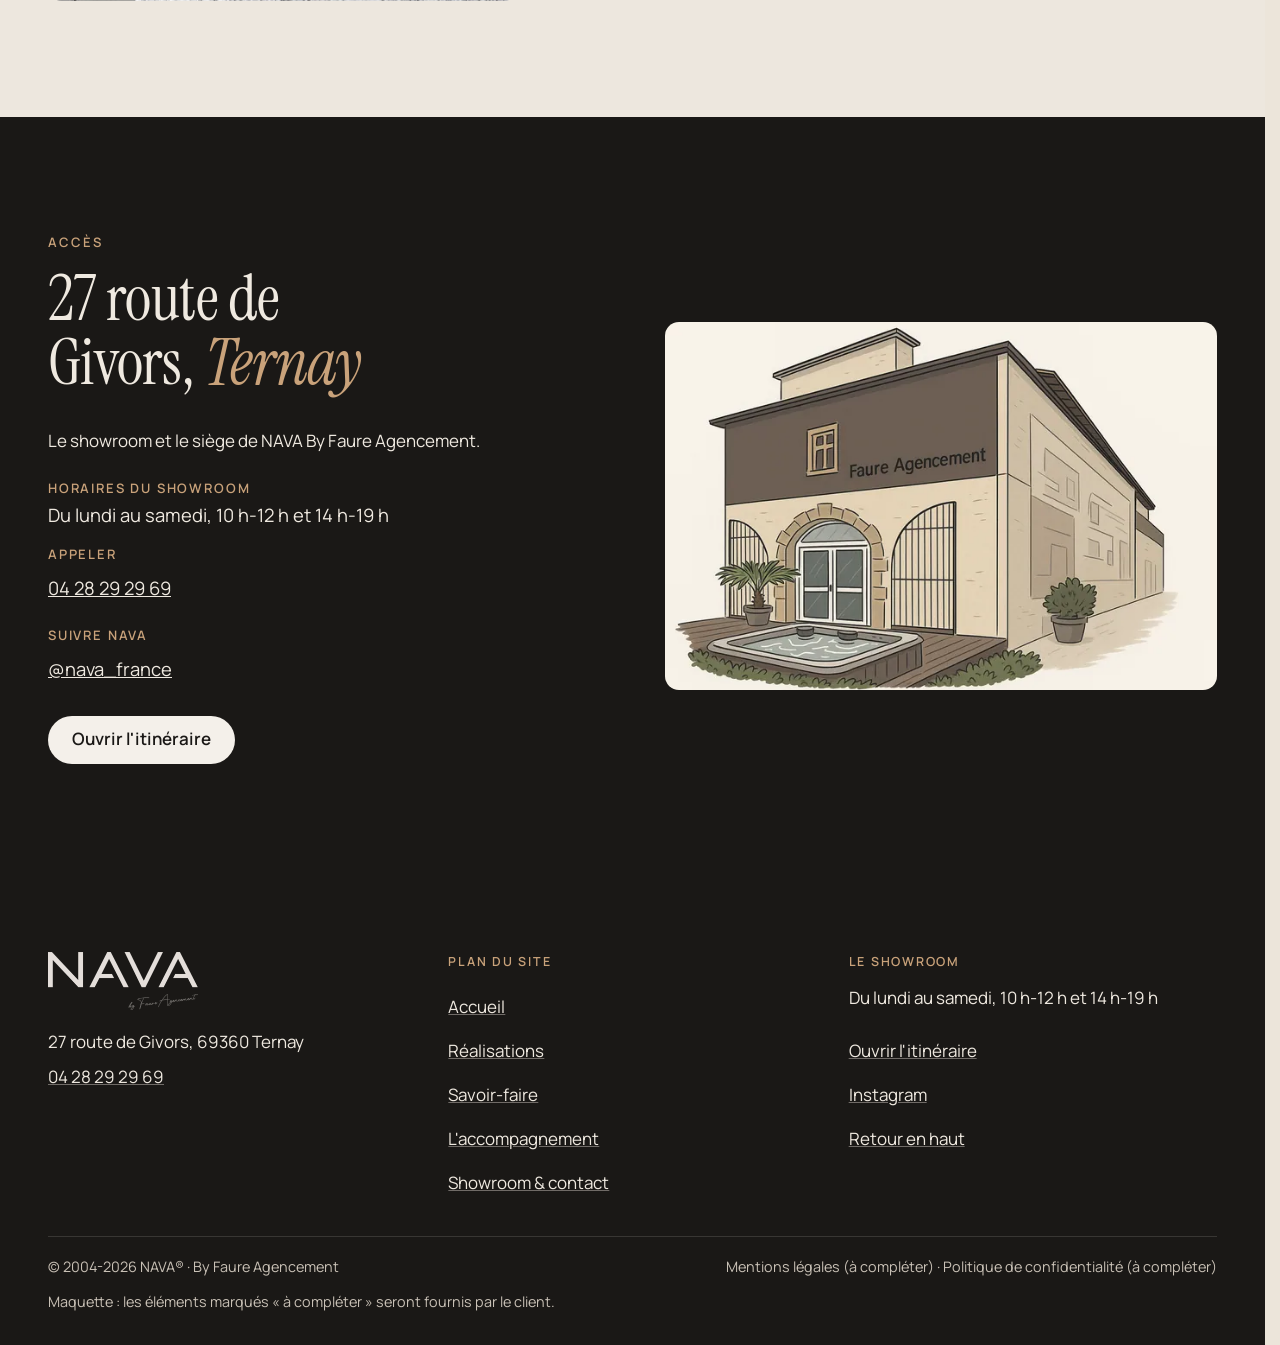
<file: showroom.html>
<!doctype html>
<html lang="fr" data-v="2">
<head>
<meta charset="utf-8">
<meta name="viewport" content="width=device-width, initial-scale=1, viewport-fit=cover">
<title>Showroom et contact · NAVA à Ternay</title>
<meta name="description" content="Le showroom NAVA, 27 route de Givors à Ternay : du lundi au samedi, 10 h-12 h et 14 h-19 h. Prenez rendez-vous ou appelez le 04 28 29 29 69.">
<meta name="robots" content="noindex, nofollow">
<link rel="canonical" href="https://nava-maquette.vercel.app/showroom">
<style>:root{--fond:#F4F0EA;--texte:#1A1816;--voile-fond:#1A1816;--ouverture-fond:#ECE5DA;--menu-fond:#F4F0EA}:root { --entete-h: 72px; --barres-h: 0px; } html { background: var(--fond); color: var(--texte); scrollbar-gutter: stable; } body { margin: 0; background: var(--fond); } html.js:not(.secours):not([data-arrivee="retour"]) [data-anime] { opacity: 0; } html.js:not(.secours):not([data-arrivee="retour"]) [data-anime].vu { opacity: 1; } [data-voile] { position: fixed; inset: 0; z-index: 900; background: var(--voile-fond); transform: translateY(100%); visibility: hidden; pointer-events: none; } html[data-arrivee="voile"]:not(.voile-leve):not(.secours) [data-voile] { transform: none; visibility: visible; } html.secours [data-voile] { visibility: hidden !important; } .ouverture-panneau { position: fixed; inset: 0; z-index: 850; display: none; place-content: center; justify-items: center; background: var(--ouverture-fond, var(--voile-fond)); color: var(--fond); text-align: center; } html.js[data-arrivee="intro"]:not(.secours):not(.intro-finie) .ouverture-panneau { display: grid; } html.defilement-bloque, html.defilement-bloque body, html.js[data-arrivee="intro"]:not(.secours):not(.intro-finie), html.js[data-arrivee="intro"]:not(.secours):not(.intro-finie) body, html[data-arrivee="voile"]:not(.voile-leve):not(.secours), html[data-arrivee="voile"]:not(.voile-leve):not(.secours) body { overflow: hidden; } html.js[data-arrivee="intro"]:not(.secours):not(.intro-finie) { background-color: var(--ouverture-fond, var(--voile-fond)); } html[data-arrivee="voile"]:not(.voile-leve):not(.secours) { background-color: var(--voile-fond); }</style>
<script>(function () {
var d = document.documentElement, ss = null, ls = null;
try { ss = window.sessionStorage; ls = window.localStorage; } catch (e) {}
d.classList.add('js');
var nav = performance.getEntriesByType ? performance.getEntriesByType('navigation')[0] : null;
var type = nav ? nav.type : 'navigate';
var depart = null;
try { depart = JSON.parse(ss.getItem('socle:depart') || 'null'); ss.removeItem('socle:depart'); } catch (e) {}
if (depart && !(Date.now() - depart.t < 15000)) depart = null;
var mode = type === 'back_forward' ? 'retour' : type === 'reload' ? 'intro' : depart ? 'voile' : 'intro';
d.setAttribute('data-arrivee', mode);
if (mode === 'voile' && depart.couleur) d.style.setProperty('--voile-fond', depart.couleur);
if (type === 'reload' && 'scrollRestoration' in history) {
history.scrollRestoration = 'manual';
}
try {
var choisie = ls && ls.getItem('socle:langue');
var langue = (d.lang || '').slice(0, 2);
if (choisie && choisie !== langue && type === 'navigate' && !depart) {
var alt = document.querySelector('link[rel="alternate"][hreflang="' + choisie + '"]');
if (alt) location.replace(new URL(alt.href).pathname + location.search + location.hash);
}
} catch (e) {}
setTimeout(function () { if (!d.classList.contains('demarre')) d.classList.add('secours'); }, 2000);
})();</script>
<link rel="preload" href="/assets/fonts/instrument-serif-latin-400-normal.woff2" as="font" type="font/woff2" crossorigin>
<link rel="preload" href="/assets/fonts/manrope-latin-400-normal.woff2" as="font" type="font/woff2" crossorigin>
<link rel="stylesheet" href="/assets/css/socle.css?v=2">
<link rel="stylesheet" href="/assets/css/modules.css?v=2">
<link rel="stylesheet" href="/assets/css/site.css?v=2">
<link rel="modulepreload" href="/assets/js/site.js?v=2">
<link rel="modulepreload" href="/assets/js/socle/index.js?v=2">
<script src="/assets/vendor/gsap.min.js" defer></script>
<script src="/assets/vendor/ScrollTrigger.min.js" defer></script>
<script src="/assets/vendor/SplitText.min.js" defer></script>
<script type="module" src="/assets/js/site.js?v=2"></script>
<meta name="theme-color" content="#F4F0EA">
<link rel="icon" href="/assets/images/favicon-32.png" type="image/png" sizes="32x32">
<link rel="icon" href="/assets/images/favicon-64.png" type="image/png" sizes="64x64">
<link rel="apple-touch-icon" href="/assets/images/apple-touch-icon.png">
<meta property="og:type" content="website">
<meta property="og:site_name" content="NAVA">
<meta property="og:locale" content="fr_FR">
<meta property="og:title" content="Showroom et contact · NAVA à Ternay">
<meta property="og:description" content="Le showroom NAVA, 27 route de Givors à Ternay : du lundi au samedi, 10 h-12 h et 14 h-19 h. Prenez rendez-vous ou appelez le 04 28 29 29 69.">
<meta property="og:url" content="https://nava-maquette.vercel.app/showroom">
<meta property="og:image" content="https://nava-maquette.vercel.app/assets/partage/showroom-fr.jpg">
<meta property="og:image:width" content="1200">
<meta property="og:image:height" content="630">
<meta property="og:image:alt" content="Showroom NAVA : un café et des façades de cuisine">
<meta name="twitter:card" content="summary_large_image">
<script type="application/ld+json">{"@context":"https://schema.org","@type":"HomeAndConstructionBusiness","name":"NAVA · By Faure Agencement","url":"https://nava-maquette.vercel.app/","telephone":"+33428292969","address":{"@type":"PostalAddress","streetAddress":"27 route de Givors","postalCode":"69360","addressLocality":"Ternay","addressCountry":"FR"},"openingHoursSpecification":[{"@type":"OpeningHoursSpecification","dayOfWeek":["Monday","Tuesday","Wednesday","Thursday","Friday","Saturday"],"opens":"10:00","closes":"12:00"},{"@type":"OpeningHoursSpecification","dayOfWeek":["Monday","Tuesday","Wednesday","Thursday","Friday","Saturday"],"opens":"14:00","closes":"19:00"}],"sameAs":["https://www.instagram.com/nava_france/"],"description":"Cuisiniste sur-mesure à Ternay : cuisines, salles de bain, dressings, rénovation et meubles TV, de la conception à la pose."}</script>
</head>
<body id="haut">
<div data-voile data-forme="rideau" aria-hidden="true"><span class="voile-poignee voile-poignee--g"></span><span class="voile-poignee voile-poignee--d"></span><div class="voile-contenu"><img src="/assets/images/logo-nava-clair.png" alt="" width="600" height="231"><span data-voile-libelle>Showroom &amp; contact</span></div></div>
<div class="ouverture-panneau" data-ouverture data-gouttiere="#ECE5DA" aria-hidden="true">
  <div class="facades" data-effet="facades"><span class="facade facade--g"></span><span class="facade facade--d"></span><span class="facade facade--g"></span><span class="facade facade--d"></span></div>
  <div class="ouverture-centre">
    <img class="ouverture-logo" src="/assets/images/logo-nava.png" alt="" width="600" height="231" data-ouverture-objet>
    <span class="ouverture-trait"></span>
    <p class="ouverture-ligne">Cuisiniste sur-mesure · Ternay</p>
  </div>
</div>
<a class="evitement" href="#contenu">Aller au contenu</a>
<header data-entete>
  <div class="entete-rangee">
    <a class="entete-logo" href="/" aria-label="NAVA by Faure Agencement, accueil" data-libelle="Accueil">
      <img src="/assets/images/logo-nava.png" alt="" width="600" height="231">
    </a>
    <nav data-nav aria-label="Navigation principale">
      <ul><li><a href="/realisations" data-libelle="Réalisations">Réalisations</a></li><li><a href="/savoir-faire" data-libelle="Savoir-faire">Savoir-faire</a></li><li><a href="/accompagnement" data-libelle="L&#39;accompagnement">L&#39;accompagnement</a></li><li><a href="/showroom" data-libelle="Showroom &amp; contact" aria-current="page">Showroom &amp; contact</a></li></ul>
    </nav>
    <div class="entete-actions">
      <a class="bouton" href="/showroom#rendez-vous" data-libelle="Showroom &amp; contact">Prendre rendez-vous</a>
      <button type="button" data-menu-bouton aria-controls="menu" aria-expanded="false" data-libelle-ouvrir="Menu" data-libelle-fermer="Fermer"><span data-libelle-bouton>Menu</span></button>
      <a class="menu-sansjs" href="#menu" data-menu-lien>Menu</a>
    </div>
  </div>
</header>
<script>/* Avant le premier affichage : rangées de la navigation (même règle que ajusterNav dans assets/js/socle/entete.js)
   et hauteur réelle de l'en-tête, pour que rien ne saute quand le JavaScript du site prend la main. */
(function () {
  var h = document.documentElement, u = document.querySelector('[data-nav] ul'), e = document.querySelector('[data-entete]');
  if (u) {
    var deborde = function () { return u.scrollWidth > u.clientWidth + 1; }, c = deborde();
    if (c && window.matchMedia('(min-width: 900px)').matches) {
      h.classList.add('nav-deux-rangees'); c = deborde();
      if (c) { h.classList.add('nav-deux-lignes'); var a = u.querySelector('a'); c = !a || u.getBoundingClientRect().height > a.getBoundingClientRect().height * 2.5; }
      if (c) h.classList.remove('nav-deux-rangees', 'nav-deux-lignes');
    }
    if (c) h.classList.add('nav-compacte');
  }
  if (e) h.style.setProperty('--entete-h', Math.round(e.getBoundingClientRect().height) + 'px');
})();</script>
<span id="menu-ferme" aria-hidden="true"></span>
<div id="menu" data-menu role="dialog" aria-modal="true" aria-label="Menu">
  <p class="menu-sansjs-fermer"><a href="#menu-ferme">Fermer</a></p>
  <ul><li style="--i:0"><a href="/" class="menu-lien" data-libelle="Accueil">Accueil</a></li><li style="--i:1"><a href="/realisations" class="menu-lien" data-libelle="Réalisations">Réalisations</a></li><li style="--i:2"><a href="/savoir-faire" class="menu-lien" data-libelle="Savoir-faire">Savoir-faire</a></li><li style="--i:3"><a href="/accompagnement" class="menu-lien" data-libelle="L&#39;accompagnement">L&#39;accompagnement</a></li><li style="--i:4"><a href="/showroom" class="menu-lien" data-libelle="Showroom &amp; contact" aria-current="page">Showroom &amp; contact</a></li></ul>
  <div class="menu-infos">
    <p class="statut" data-statut><i aria-hidden="true"></i><span data-statut-texte>Showroom à Ternay, du lundi au samedi</span></p>
    <p class="menu-actions"><a class="bouton" href="/showroom#rendez-vous" data-libelle="Showroom &amp; contact">Prendre rendez-vous</a><a class="bouton bouton--contour" href="tel:+33428292969">Appeler 04 28 29 29 69</a></p>
    <p class="menu-adresse">27 route de Givors, 69360 Ternay<br>Du lundi au samedi, 10 h-12 h et 14 h-19 h</p>
  </div>
</div>
<main id="contenu" tabindex="-1">
<section class="ouv ouv--cafe" id="debut">
  <figure class="media ouv-cafe-media" data-grok data-fx="parallaxe" data-fx-force="8" data-iris-centre style="--cadrage:30% 60%;--cadrage-mobile:34% 62%">
  <picture>
    <img src="/assets/images/grok/etape-cafe-1280.webp" srcset="/assets/images/grok/etape-cafe-640.webp 640w, /assets/images/grok/etape-cafe-1280.webp 1280w" sizes="100vw" alt="Deux tasses de café sur une table en chêne, à côté d’échantillons de matières" width="1280" height="853" fetchpriority="high" loading="eager" decoding="async">
  </picture><figcaption class="mention-ia">Illustration générée</figcaption>
</figure>
  <div class="conteneur ouv-cafe-cadre">
    <div class="ouv-cafe-carte">
      <p class="surtitre" data-anime="gsap">Showroom &amp; contact</p>
      <h1 class="ouv-titre" data-anime="gsap"><span class="ligne-masque"><span class="ouv-ligne">Prenons</span></span><span class="ligne-masque"><span class="ouv-ligne"><em>un café</em></span></span></h1>
      <p class="ouv-intro masque-ecran-tres-bas" data-anime="gsap">Le showroom vous accueille au 27 route de Givors, à Ternay, pour parler de votre projet.</p>
      <p class="actions" data-anime="gsap"><a class="bouton" href="#rendez-vous" data-action-principale data-sans-transition data-survol="magnetique">Prendre rendez-vous</a><a class="lien-fleche" href="tel:+33428292969">04 28 29 29 69</a></p>
      <div data-anime="gsap"><p class="statut" data-info-cle data-statut><i aria-hidden="true"></i><span data-statut-texte>Showroom à Ternay, du lundi au samedi</span></p></div>
    </div>
    <figure class="cadran cadran--flottant" data-cadran data-visuel data-effet="cadran">
  <svg viewBox="0 0 240 240" aria-hidden="true" focusable="false">
    <circle class="cadran-piste" cx="120" cy="120" r="92"/>
    <line class="cadran-grad est-forte" x1="120.0" y1="16.0" x2="120.0" y2="4.0"/><line class="cadran-grad" x1="146.9" y1="19.5" x2="148.7" y2="12.8"/><line class="cadran-grad" x1="172.0" y1="29.9" x2="175.5" y2="23.9"/><line class="cadran-grad" x1="193.5" y1="46.5" x2="198.5" y2="41.5"/><line class="cadran-grad" x1="210.1" y1="68.0" x2="216.1" y2="64.5"/><line class="cadran-grad" x1="220.5" y1="93.1" x2="227.2" y2="91.3"/><line class="cadran-grad est-forte" x1="224.0" y1="120.0" x2="236.0" y2="120.0"/><line class="cadran-grad" x1="220.5" y1="146.9" x2="227.2" y2="148.7"/><line class="cadran-grad" x1="210.1" y1="172.0" x2="216.1" y2="175.5"/><line class="cadran-grad" x1="193.5" y1="193.5" x2="198.5" y2="198.5"/><line class="cadran-grad" x1="172.0" y1="210.1" x2="175.5" y2="216.1"/><line class="cadran-grad" x1="146.9" y1="220.5" x2="148.7" y2="227.2"/><line class="cadran-grad est-forte" x1="120.0" y1="224.0" x2="120.0" y2="236.0"/><line class="cadran-grad" x1="93.1" y1="220.5" x2="91.3" y2="227.2"/><line class="cadran-grad" x1="68.0" y1="210.1" x2="64.5" y2="216.1"/><line class="cadran-grad" x1="46.5" y1="193.5" x2="41.5" y2="198.5"/><line class="cadran-grad" x1="29.9" y1="172.0" x2="23.9" y2="175.5"/><line class="cadran-grad" x1="19.5" y1="146.9" x2="12.8" y2="148.7"/><line class="cadran-grad est-forte" x1="16.0" y1="120.0" x2="4.0" y2="120.0"/><line class="cadran-grad" x1="19.5" y1="93.1" x2="12.8" y2="91.3"/><line class="cadran-grad" x1="29.9" y1="68.0" x2="23.9" y2="64.5"/><line class="cadran-grad" x1="46.5" y1="46.5" x2="41.5" y2="41.5"/><line class="cadran-grad" x1="68.0" y1="29.9" x2="64.5" y2="23.9"/><line class="cadran-grad" x1="93.1" y1="19.5" x2="91.3" y2="12.8"/>
    <path class="cadran-creneau" pathLength="1" d="M166.0 199.7A92 92 0 0 1 120.0 212.0"/>
    <path class="cadran-creneau" pathLength="1" d="M74.0 199.7A92 92 0 0 1 31.1 96.2"/>
    <text x="120.0" y="46.0" class="cadran-chiffre">0 h</text><text x="194.0" y="120.0" class="cadran-chiffre">6 h</text><text x="120.0" y="194.0" class="cadran-chiffre">12 h</text><text x="46.0" y="120.0" class="cadran-chiffre">18 h</text>
    <g class="cadran-aiguille" data-aiguille><line x1="120" y1="120" x2="120" y2="38"/><circle cx="120" cy="120" r="5"/></g>
  </svg>
  <figcaption><span class="cadran-titre">Horaires du showroom</span><span>Du lundi au samedi</span><strong>10 h-12 h et 14 h-19 h</strong></figcaption>
</figure>
  </div>
</section>
<section class="rdv" id="rendez-vous" aria-labelledby="rdv-titre">
  <div class="conteneur rdv-grille">
    <div class="rdv-tete">
      <p class="surtitre">Rendez-vous</p>
      <h2 id="rdv-titre" data-anime="lignes">Parlons de <em>votre projet</em></h2>
      <p data-anime>Trois étapes, une minute. Nous vous rappelons pour fixer le rendez-vous.</p>
      <figure class="media rdv-media" data-fx="parallaxe" style="--cadrage:50% 50%">
  <picture>
    <img src="/assets/images/plan-terrazzo-1600.webp" srcset="/assets/images/plan-terrazzo-480.webp 480w, /assets/images/plan-terrazzo-960.webp 960w, /assets/images/plan-terrazzo-1600.webp 1600w" sizes="(max-width: 760px) 100vw, 36vw" alt="Plan de travail en terrazzo, évier inox et mur végétal" width="1600" height="1600" loading="lazy" decoding="async">
  </picture>
</figure>
    </div>
    <form class="rdv-form" data-formulaire data-rdv data-effet="rendez-vous" data-grille="retour" action="#" novalidate data-anime>
      <div class="rdv-progres" aria-hidden="true"><span data-pastille></span><span data-pastille></span><span data-pastille></span></div>
      <p class="rdv-indic" data-etape-indic data-modele="Étape {n} sur 3" aria-live="polite">Étape 1 sur 3</p>
      <fieldset class="rdv-etape" data-etape>
        <legend>Quelle pièce ?</legend>
        <div class="cartes-choix"><label class="carte-choix"><input type="radio" name="projet" value="cuisine" required><span>Cuisine</span></label><label class="carte-choix"><input type="radio" name="projet" value="salle-de-bain" required><span>Salle de bain</span></label><label class="carte-choix"><input type="radio" name="projet" value="dressing" required><span>Dressing</span></label><label class="carte-choix"><input type="radio" name="projet" value="renovation" required><span>Rénovation</span></label><label class="carte-choix"><input type="radio" name="projet" value="meuble-tv" required><span>Meuble TV</span></label><label class="carte-choix"><input type="radio" name="projet" value="autre" required><span>Autre projet</span></label></div>
        <p class="champ-erreur" data-erreur-groupe="projet" data-texte="Choisissez une réponse." aria-live="polite"></p>
        <p class="rdv-nav"><button type="button" class="bouton" data-suivant>Continuer</button></p>
      </fieldset>
      <fieldset class="rdv-etape" data-etape>
        <legend>Comment préférez-vous en parler ?</legend>
        <div class="cartes-choix cartes-choix--deux"><label class="carte-choix"><input type="radio" name="mode" value="showroom" required><span>Au showroom, autour d&#39;un café</span></label><label class="carte-choix"><input type="radio" name="mode" value="telephone" required><span>Par téléphone</span></label></div>
        <p class="champ-erreur" data-erreur-groupe="mode" data-texte="Choisissez une réponse." aria-live="polite"></p>
        <p class="rdv-sous">Plutôt</p>
        <div class="cartes-choix cartes-choix--deux"><label class="carte-choix"><input type="radio" name="moment" value="matin" required><span>le matin (10 h-12 h)</span></label><label class="carte-choix"><input type="radio" name="moment" value="apres-midi" required><span>l&#39;après-midi (14 h-19 h)</span></label></div>
        <p class="champ-erreur" data-erreur-groupe="moment" data-texte="Choisissez une réponse." aria-live="polite"></p>
        <p class="rdv-nav"><button type="button" class="bouton bouton--contour" data-precedent>Retour</button><button type="button" class="bouton" data-suivant>Continuer</button></p>
      </fieldset>
      <fieldset class="rdv-etape" data-etape>
        <legend>Vos coordonnées</legend>
        <div class="rdv-recap"><p>Votre demande</p><ul data-recap></ul></div>
        <div class="champs-deux">
          <div class="champ"><label for="f-prenom">Prénom</label><input id="f-prenom" name="prenom" autocomplete="given-name" required></div>
          <div class="champ"><label for="f-nom">Nom</label><input id="f-nom" name="nom" autocomplete="family-name" required></div>
          <div class="champ"><label for="f-email">E-mail</label><input id="f-email" name="email" type="email" autocomplete="email" required></div>
          <div class="champ"><label for="f-tel">Téléphone</label><input id="f-tel" name="tel" type="tel" autocomplete="tel" required></div>
        </div>
        <div class="champ"><label for="f-message">Votre message (facultatif)</label><textarea id="f-message" name="message" rows="4"></textarea></div>
        <p class="mention-donnees">Vos coordonnées servent uniquement à vous recontacter au sujet de votre projet. <a href="#confidentialite">Politique de confidentialité</a> (à compléter).</p>
        <p class="rdv-nav"><button type="button" class="bouton bouton--contour" data-precedent>Retour</button><button type="submit" class="bouton">Envoyer ma demande</button></p>
        <p data-message-envoi data-texte="Demande simulée : rien n&#39;a été envoyé. Sur le site final, elle arrivera directement chez NAVA." role="status" tabindex="-1" hidden></p>
      </fieldset>
      <div class="rdv-merci" data-merci data-modele="Merci {prenom}, votre demande est prête" hidden>
        <svg class="rdv-merci-coche" viewBox="0 0 64 64" aria-hidden="true" focusable="false"><circle cx="32" cy="32" r="29" fill="none" stroke="currentColor" stroke-width="2.5" pathLength="1"/><path d="M19 33 L28 42 L46 23" fill="none" stroke="currentColor" stroke-width="3" stroke-linecap="round" stroke-linejoin="round" pathLength="1"/></svg>
        <p class="rdv-merci-titre" tabindex="-1" data-merci-titre></p>
        <ul class="rdv-merci-recap" data-merci-recap></ul>
        <p class="rdv-merci-texte">Sur le site final, elle arrivera directement chez NAVA, qui vous rappellera pour fixer le rendez-vous. Ici, rien n’a été envoyé : c’est une maquette.</p>
        <p><button type="button" class="bouton bouton--contour" data-nouvelle>Faire une autre demande</button></p>
      </div>
    </form>
  </div>
</section>
<section class="acces sombre" id="acces">
  <div class="conteneur acces-grille">
    <div>
      <p class="surtitre">Accès</p>
      <h2 data-anime="lignes">27 route de Givors, <em>Ternay</em></h2>
      <p data-anime>Le showroom et le siège de NAVA By Faure Agencement.</p>
      <dl class="acces-liste" data-anime="cascade">
        <div><dt>Horaires du showroom</dt><dd>Du lundi au samedi, 10 h-12 h et 14 h-19 h</dd></div>
        <div><dt>Appeler</dt><dd><a href="tel:+33428292969">04 28 29 29 69</a></dd></div>
        <div><dt>Suivre NAVA</dt><dd><a href="https://www.instagram.com/nava_france/" target="_blank" rel="noopener">@nava_france<span class="visuellement-cache"> (nouvel onglet)</span></a></dd></div>
      </dl>
      <p class="actions" data-anime><a class="bouton" href="https://www.google.com/maps/search/?api=1&amp;query=NAVA+27+Route+de+Givors+69360+Ternay" target="_blank" rel="noopener">Ouvrir l&#39;itinéraire<span class="visuellement-cache"> (nouvel onglet)</span></a></p>
    </div>
    <figure class="media acces-dessin" data-anime="rideau" style="--cadrage:50% 50%">
  <picture>
    <img src="/assets/images/facade-showroom-800.webp" srcset="/assets/images/facade-showroom-480.webp 480w, /assets/images/facade-showroom-640.webp 640w, /assets/images/facade-showroom-800.webp 800w" sizes="(max-width: 760px) 100vw, 46vw" alt="Dessin de la façade du showroom Faure Agencement" width="800" height="533" loading="lazy" decoding="async">
  </picture>
</figure>
  </div>
</section>
</main>
<footer class="pied" id="pied">
  <div class="conteneur pied-grille">
    <div class="pied-marque">
      <img src="/assets/images/logo-nava-clair.png" alt="NAVA by Faure Agencement" width="600" height="231" loading="lazy">
      <p>27 route de Givors, 69360 Ternay<br><a href="tel:+33428292969">04 28 29 29 69</a></p>
    </div>
    <nav aria-label="Plan du site">
      <p class="pied-titre">Plan du site</p>
      <ul><li><a href="/" data-libelle="Accueil">Accueil</a></li><li><a href="/realisations" data-libelle="Réalisations">Réalisations</a></li><li><a href="/savoir-faire" data-libelle="Savoir-faire">Savoir-faire</a></li><li><a href="/accompagnement" data-libelle="L&#39;accompagnement">L&#39;accompagnement</a></li><li><a href="/showroom" data-libelle="Showroom &amp; contact" aria-current="page">Showroom &amp; contact</a></li></ul>
    </nav>
    <div>
      <p class="pied-titre">Le showroom</p>
      <p>Du lundi au samedi, 10 h-12 h et 14 h-19 h</p>
      <ul>
        <li><a href="https://www.google.com/maps/search/?api=1&amp;query=NAVA+27+Route+de+Givors+69360+Ternay" target="_blank" rel="noopener">Ouvrir l&#39;itinéraire<span class="visuellement-cache"> (nouvel onglet)</span></a></li>
        <li><a href="https://www.instagram.com/nava_france/" target="_blank" rel="noopener">Instagram<span class="visuellement-cache"> (nouvel onglet)</span></a></li>
        <li><a href="#haut" data-sans-transition>Retour en haut</a></li>
      </ul>
    </div>
  </div>
  <div class="conteneur pied-bas">
    <p>© 2004-2026 NAVA® · By Faure Agencement</p>
    <p><span>Mentions légales (à compléter)</span> · <span id="confidentialite">Politique de confidentialité (à compléter)</span></p>
    <p>Maquette : les éléments marqués « à compléter » seront fournis par le client.</p>
  </div>
</footer>
<div data-barre-fixe>
  <a class="bouton bouton--contour" href="tel:+33428292969">Appeler</a>
  <a class="bouton" href="/showroom#rendez-vous" data-libelle="Showroom &amp; contact">Rendez-vous</a>
</div>
</body>
</html>
</file>
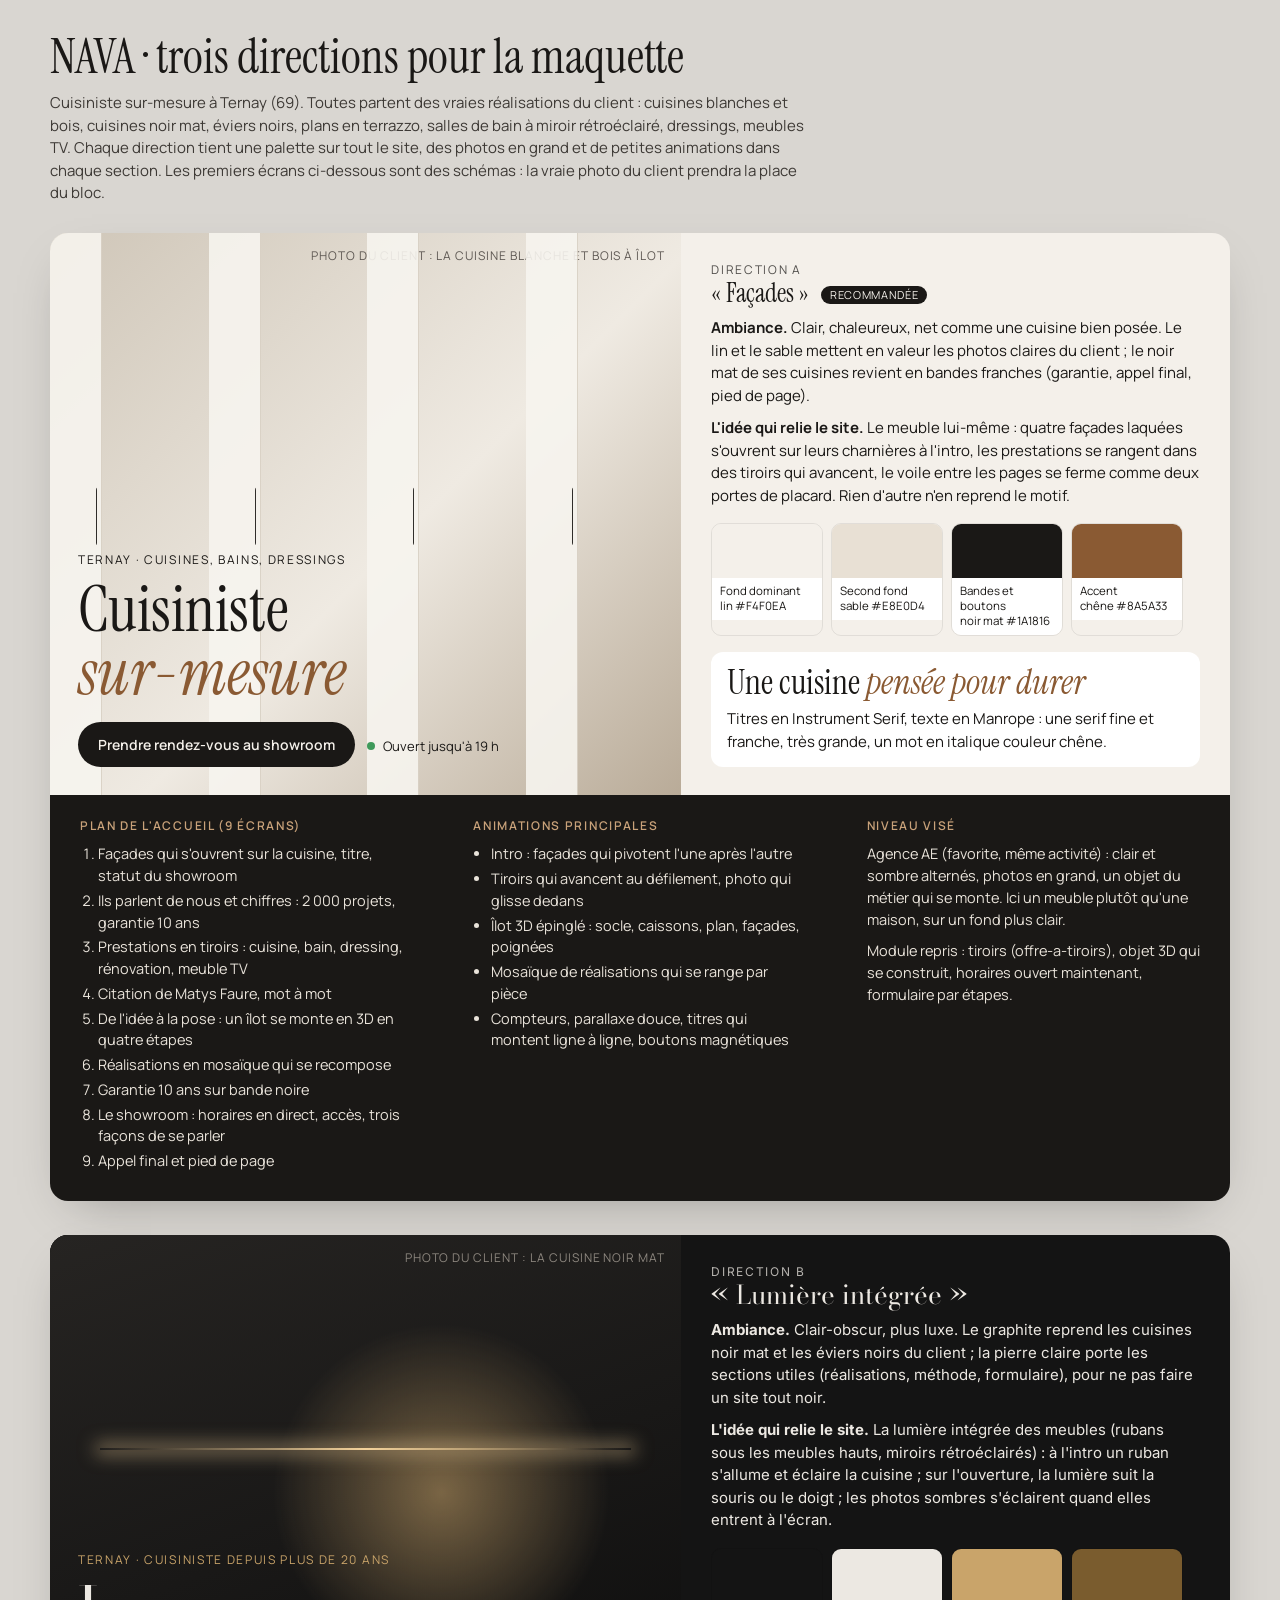
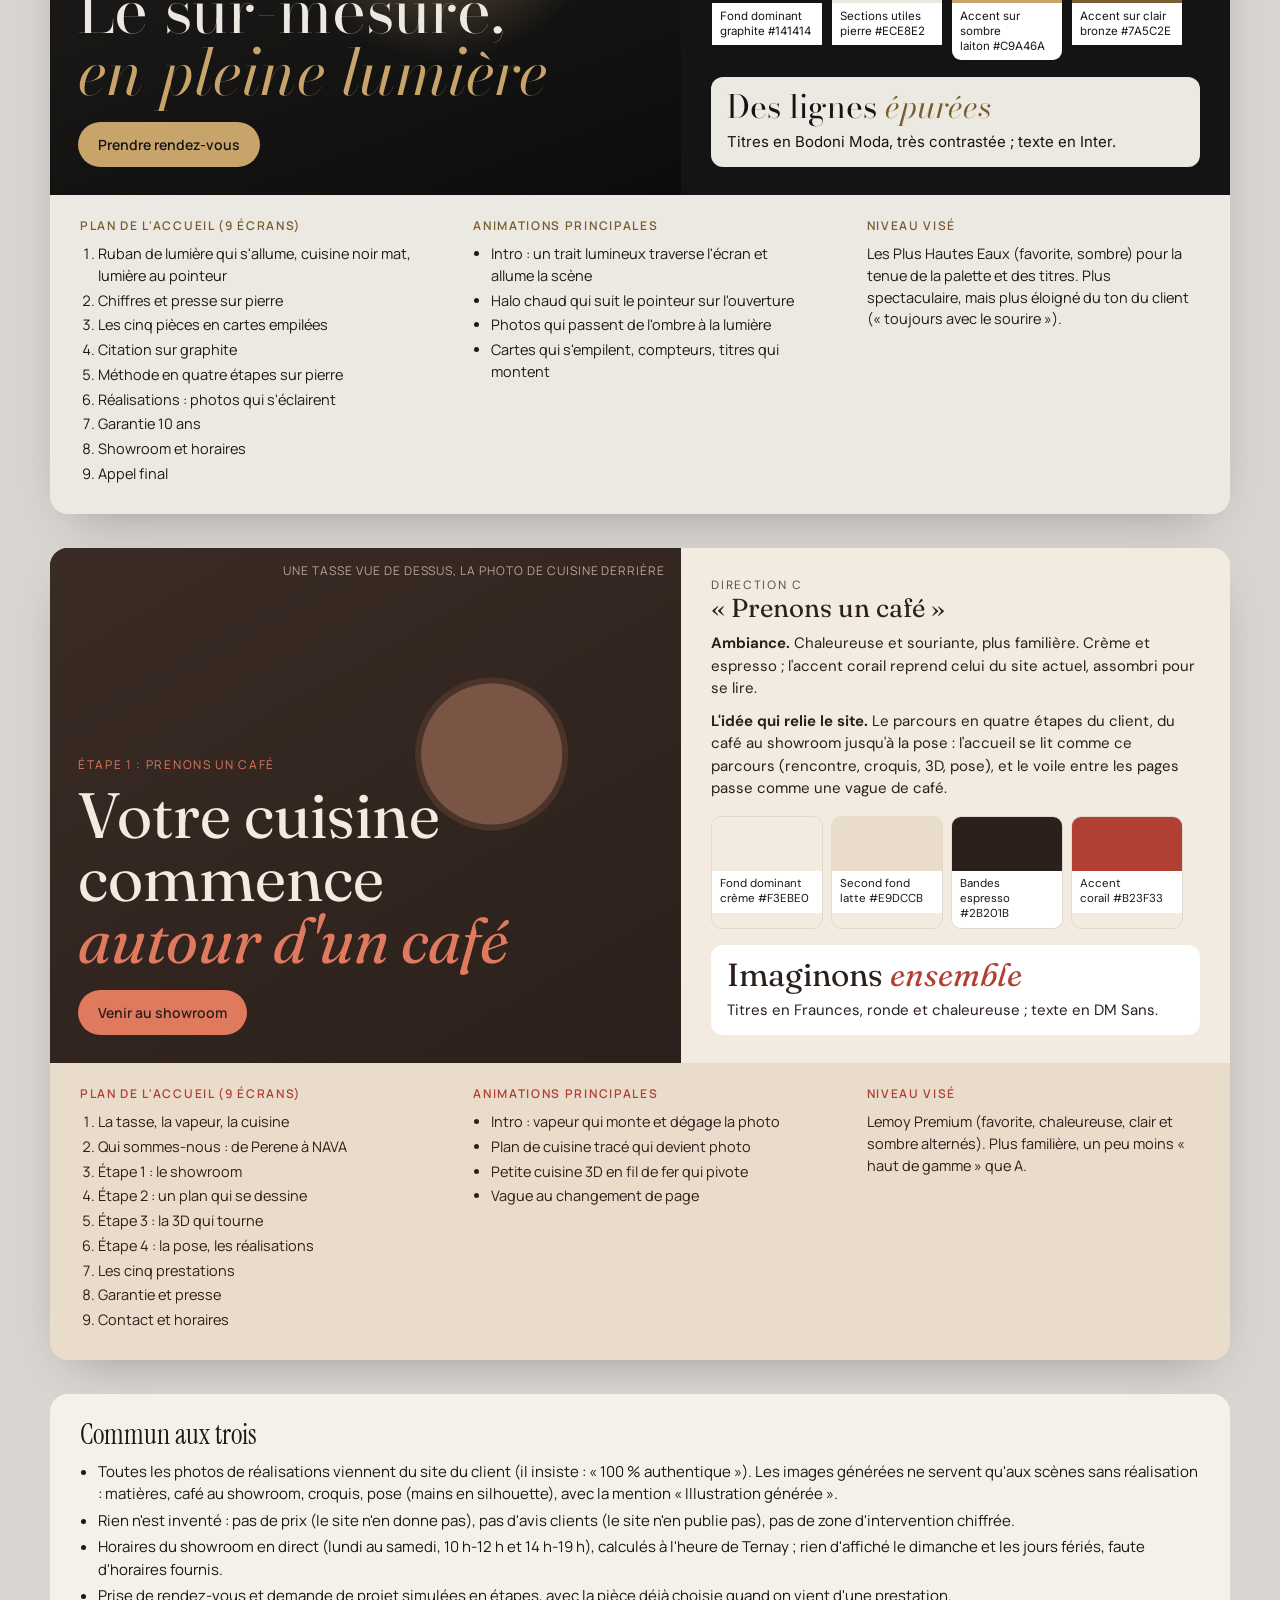
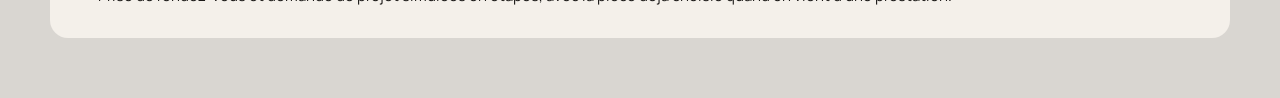
<file: _suivi/directions-nava.html>
<!DOCTYPE html>
<html lang="fr">
<head>
<meta charset="utf-8">
<meta name="viewport" content="width=device-width, initial-scale=1">
<title>NAVA · trois directions</title>
<link rel="preconnect" href="https://fonts.googleapis.com">
<link rel="preconnect" href="https://fonts.gstatic.com" crossorigin>
<link href="https://fonts.googleapis.com/css2?family=Instrument+Serif:ital@0;1&family=Manrope:wght@400;600&family=Bodoni+Moda:ital,opsz,wght@0,6..96,400;1,6..96,400&family=Inter:wght@400;600&family=Fraunces:ital,opsz,wght@0,9..144,400;1,9..144,400&family=DM+Sans:wght@400;600&display=swap" rel="stylesheet">
<style>
  *{box-sizing:border-box;margin:0}
  body{font-family:Manrope,system-ui,sans-serif;background:#d9d6d1;color:#1a1816;padding:32px 20px 60px;line-height:1.5}
  .entete{max-width:1180px;margin:0 auto 28px}
  .entete h1{font:400 clamp(2rem,4vw,3rem)/1.05 "Instrument Serif",serif}
  .entete p{max-width:760px;margin-top:10px;font-size:15px;color:#3d3935}
  .dir{max-width:1180px;margin:0 auto 34px;border-radius:18px;overflow:hidden;box-shadow:0 18px 50px -24px rgba(0,0,0,.35)}
  .haut{display:grid;grid-template-columns:minmax(0,1.15fr) minmax(0,1fr);min-height:420px}
  .ecran{position:relative;padding:28px;display:flex;flex-direction:column;justify-content:flex-end;overflow:hidden}
  .photo{position:absolute;inset:0;display:grid;place-items:start end;padding:14px 16px;font-size:12px;letter-spacing:.08em;text-transform:uppercase}
  .ecran .contenu{position:relative;z-index:2;max-width:440px}
  .sur{font-size:12px;letter-spacing:.14em;text-transform:uppercase;margin-bottom:10px}
  .titre{font-size:clamp(2.6rem,5vw,4.4rem);line-height:.98;hyphens:none}
  .titre em{white-space:nowrap}
  .bouton{display:inline-block;margin-top:18px;padding:12px 20px;border-radius:999px;font-size:14px;font-weight:600}
  .info{display:inline-flex;gap:8px;align-items:center;margin-left:12px;font-size:13px}
  .info i{width:8px;height:8px;border-radius:50%;background:#3f9a5b;display:inline-block}
  .fiche{padding:28px 30px;font-size:15px}
  .fiche h2{font-size:26px;line-height:1.1;margin-bottom:4px}
  .fiche .lettre{font-size:12px;letter-spacing:.14em;text-transform:uppercase;opacity:.75}
  .fiche p{margin-top:10px}
  .nuancier{display:flex;gap:8px;margin-top:16px;flex-wrap:wrap}
  .pastille{width:112px;border-radius:10px;overflow:hidden;font-size:11.5px;border:1px solid rgba(0,0,0,.08)}
  .pastille b{display:block;height:54px}
  .pastille span{display:block;padding:6px 8px;background:#fff;color:#1a1816;line-height:1.3}
  .typo{margin-top:16px;padding:14px 16px;border-radius:12px}
  .bas{display:grid;grid-template-columns:repeat(3,minmax(0,1fr));gap:0}
  .bas div{padding:22px 30px 26px;font-size:14.5px}
  .bas h3{font-size:12px;letter-spacing:.14em;text-transform:uppercase;margin-bottom:8px;font-family:Manrope,sans-serif;font-weight:600}
  .bas ol,.bas ul{padding-left:18px}
  .bas li{margin:3px 0}
  .reco{display:inline-block;margin-left:8px;font-size:11px;padding:3px 9px;border-radius:999px;background:#1a1816;color:#f4f0ea;vertical-align:middle;letter-spacing:.06em;text-transform:uppercase;font-family:Manrope,sans-serif}
  /* A */
  .a .haut{background:#f4f0ea;color:#1a1816}.a .ecran{background:#e8e0d4}
  .a .photo{background:linear-gradient(135deg,#cfc6b8,#efeae2 55%,#b9ab98);color:#5e5853}
  .a .facades{position:absolute;inset:0;display:grid;grid-template-columns:repeat(4,1fr);gap:3px;z-index:1;pointer-events:none}
  .a .facades span{background:#f7f4ef;border-right:1px solid #d8d0c4;transform-origin:left center;transform:perspective(900px) rotateY(-74deg);opacity:.9;position:relative}
  .a .facades span::after{content:"";position:absolute;right:10px;top:46%;width:3px;height:48px;border-radius:2px;background:#1a1816}
  .a .titre,.a h2{font-family:"Instrument Serif",serif;font-weight:400}
  .a .titre em,.a h2 em{color:#8a5a33}
  .a .bouton{background:#1a1816;color:#f4f0ea}
  .a .typo{background:#fff}
  .a .bas{background:#1a1816;color:#e9e3da}.a .bas h3{color:#c9a27a}
  /* B */
  .b .haut{background:#141414;color:#ece8e2}.b .ecran{background:#0e0e0e}
  .b .photo{background:radial-gradient(circle at 62% 46%,rgba(201,164,106,.55),rgba(20,20,20,0) 34%),linear-gradient(160deg,#262422,#0c0c0c);color:#8d877f}
  .b .led{position:absolute;left:8%;right:8%;top:38%;height:2px;background:linear-gradient(90deg,transparent,#f3d29b,transparent);box-shadow:0 0 18px 4px rgba(243,210,155,.55);z-index:1}
  .b .titre,.b h2{font-family:"Bodoni Moda",serif;font-weight:400}
  .b .titre em,.b h2 em{color:#c9a46a}
  .b .bouton{background:#c9a46a;color:#141414}
  .b .typo{background:#ece8e2;color:#141414}
  .b .typo em{color:#7a5c2e}
  .b .bas{background:#ece8e2;color:#1d1b19}.b .bas h3{color:#7a5c2e}
  .b .fiche{font-family:Inter,sans-serif}
  /* C */
  .c .haut{background:#f3ebe0;color:#2b201b}.c .ecran{background:#2b201b;color:#f3ebe0}
  .c .photo{background:radial-gradient(circle at 70% 40%,#7a5444 0 70px,#4a3329 71px 76px,transparent 77px),linear-gradient(150deg,#3a2b24,#2b201b);color:#b9a597}
  .c .titre,.c h2{font-family:Fraunces,serif;font-weight:400}
  .c .titre em{color:#e07a5f}.c h2 em{color:#b23f33}
  .c .bouton{background:#e07a5f;color:#2b201b}
  .c .typo{background:#fff}
  .c .typo em{color:#b23f33}
  .c .bas{background:#e9dccb;color:#2b201b}.c .bas h3{color:#b23f33}
  .c .fiche{font-family:"DM Sans",sans-serif}
  .commun{max-width:1180px;margin:0 auto;background:#f4f0ea;border-radius:18px;padding:26px 30px;font-size:15px}
  .commun h2{font:400 28px/1.1 "Instrument Serif",serif;margin-bottom:10px}
  .commun ul{padding-left:18px}.commun li{margin:4px 0}
  @media (max-width:860px){.haut,.bas{grid-template-columns:minmax(0,1fr)}.ecran{min-height:380px}}
</style>
</head>
<body>
<header class="entete">
  <h1>NAVA · trois directions pour la maquette</h1>
  <p>Cuisiniste sur-mesure à Ternay (69). Toutes partent des vraies réalisations du client : cuisines blanches et bois, cuisines noir mat, éviers noirs, plans en terrazzo, salles de bain à miroir rétroéclairé, dressings, meubles TV. Chaque direction tient une palette sur tout le site, des photos en grand et de petites animations dans chaque section. Les premiers écrans ci-dessous sont des schémas : la vraie photo du client prendra la place du bloc.</p>
</header>

<section class="dir a">
  <div class="haut">
    <div class="ecran">
      <div class="photo">Photo du client : la cuisine blanche et bois à îlot</div>
      <div class="facades" aria-hidden="true"><span></span><span></span><span></span><span></span></div>
      <div class="contenu">
        <div class="sur">Ternay · cuisines, bains, dressings</div>
        <div class="titre">Cuisiniste <em>sur-mesure</em></div>
        <span class="bouton">Prendre rendez-vous au showroom</span><span class="info"><i></i>Ouvert jusqu'à 19 h</span>
      </div>
    </div>
    <div class="fiche">
      <div class="lettre">Direction A</div>
      <h2>« Façades » <span class="reco">Recommandée</span></h2>
      <p><b>Ambiance.</b> Clair, chaleureux, net comme une cuisine bien posée. Le lin et le sable mettent en valeur les photos claires du client ; le noir mat de ses cuisines revient en bandes franches (garantie, appel final, pied de page).</p>
      <p><b>L'idée qui relie le site.</b> Le meuble lui-même : quatre façades laquées s'ouvrent sur leurs charnières à l'intro, les prestations se rangent dans des tiroirs qui avancent, le voile entre les pages se ferme comme deux portes de placard. Rien d'autre n'en reprend le motif.</p>
      <div class="nuancier">
        <div class="pastille"><b style="background:#F4F0EA"></b><span>Fond dominant<br>lin #F4F0EA</span></div>
        <div class="pastille"><b style="background:#E8E0D4"></b><span>Second fond<br>sable #E8E0D4</span></div>
        <div class="pastille"><b style="background:#1A1816"></b><span>Bandes et boutons<br>noir mat #1A1816</span></div>
        <div class="pastille"><b style="background:#8A5A33"></b><span>Accent<br>chêne #8A5A33</span></div>
      </div>
      <div class="typo"><div style="font:400 34px/1 'Instrument Serif',serif">Une cuisine <em style="color:#8A5A33">pensée pour durer</em></div><p style="font-size:15px;margin-top:8px">Titres en Instrument Serif, texte en Manrope : une serif fine et franche, très grande, un mot en italique couleur chêne.</p></div>
    </div>
  </div>
  <div class="bas">
    <div><h3>Plan de l'accueil (9 écrans)</h3><ol><li>Façades qui s'ouvrent sur la cuisine, titre, statut du showroom</li><li>Ils parlent de nous et chiffres : 2 000 projets, garantie 10 ans</li><li>Prestations en tiroirs : cuisine, bain, dressing, rénovation, meuble TV</li><li>Citation de Matys Faure, mot à mot</li><li>De l'idée à la pose : un îlot se monte en 3D en quatre étapes</li><li>Réalisations en mosaïque qui se recompose</li><li>Garantie 10 ans sur bande noire</li><li>Le showroom : horaires en direct, accès, trois façons de se parler</li><li>Appel final et pied de page</li></ol></div>
    <div><h3>Animations principales</h3><ul><li>Intro : façades qui pivotent l'une après l'autre</li><li>Tiroirs qui avancent au défilement, photo qui glisse dedans</li><li>Îlot 3D épinglé : socle, caissons, plan, façades, poignées</li><li>Mosaïque de réalisations qui se range par pièce</li><li>Compteurs, parallaxe douce, titres qui montent ligne à ligne, boutons magnétiques</li></ul></div>
    <div><h3>Niveau visé</h3><p>Agence AE (favorite, même activité) : clair et sombre alternés, photos en grand, un objet du métier qui se monte. Ici un meuble plutôt qu'une maison, sur un fond plus clair.</p><p style="margin-top:10px">Module repris : tiroirs (offre-a-tiroirs), objet 3D qui se construit, horaires ouvert maintenant, formulaire par étapes.</p></div>
  </div>
</section>

<section class="dir b">
  <div class="haut">
    <div class="ecran">
      <div class="photo">Photo du client : la cuisine noir mat</div>
      <div class="led" aria-hidden="true"></div>
      <div class="contenu">
        <div class="sur" style="color:#c9a46a">Ternay · cuisiniste depuis plus de 20 ans</div>
        <div class="titre">Le sur-mesure, <em>en pleine lumière</em></div>
        <span class="bouton">Prendre rendez-vous</span>
      </div>
    </div>
    <div class="fiche">
      <div class="lettre">Direction B</div>
      <h2>« Lumière intégrée »</h2>
      <p><b>Ambiance.</b> Clair-obscur, plus luxe. Le graphite reprend les cuisines noir mat et les éviers noirs du client ; la pierre claire porte les sections utiles (réalisations, méthode, formulaire), pour ne pas faire un site tout noir.</p>
      <p><b>L'idée qui relie le site.</b> La lumière intégrée des meubles (rubans sous les meubles hauts, miroirs rétroéclairés) : à l'intro un ruban s'allume et éclaire la cuisine ; sur l'ouverture, la lumière suit la souris ou le doigt ; les photos sombres s'éclairent quand elles entrent à l'écran.</p>
      <div class="nuancier">
        <div class="pastille"><b style="background:#141414"></b><span>Fond dominant<br>graphite #141414</span></div>
        <div class="pastille"><b style="background:#ECE8E2"></b><span>Sections utiles<br>pierre #ECE8E2</span></div>
        <div class="pastille"><b style="background:#C9A46A"></b><span>Accent sur sombre<br>laiton #C9A46A</span></div>
        <div class="pastille"><b style="background:#7A5C2E"></b><span>Accent sur clair<br>bronze #7A5C2E</span></div>
      </div>
      <div class="typo"><div style="font:400 32px/1 'Bodoni Moda',serif">Des lignes <em>épurées</em></div><p style="font-size:15px;margin-top:8px;font-family:Inter,sans-serif">Titres en Bodoni Moda, très contrastée ; texte en Inter.</p></div>
    </div>
  </div>
  <div class="bas">
    <div><h3>Plan de l'accueil (9 écrans)</h3><ol><li>Ruban de lumière qui s'allume, cuisine noir mat, lumière au pointeur</li><li>Chiffres et presse sur pierre</li><li>Les cinq pièces en cartes empilées</li><li>Citation sur graphite</li><li>Méthode en quatre étapes sur pierre</li><li>Réalisations : photos qui s'éclairent</li><li>Garantie 10 ans</li><li>Showroom et horaires</li><li>Appel final</li></ol></div>
    <div><h3>Animations principales</h3><ul><li>Intro : un trait lumineux traverse l'écran et allume la scène</li><li>Halo chaud qui suit le pointeur sur l'ouverture</li><li>Photos qui passent de l'ombre à la lumière</li><li>Cartes qui s'empilent, compteurs, titres qui montent</li></ul></div>
    <div><h3>Niveau visé</h3><p>Les Plus Hautes Eaux (favorite, sombre) pour la tenue de la palette et des titres. Plus spectaculaire, mais plus éloigné du ton du client (« toujours avec le sourire »).</p></div>
  </div>
</section>

<section class="dir c">
  <div class="haut">
    <div class="ecran">
      <div class="photo">Une tasse vue de dessus, la photo de cuisine derrière</div>
      <div class="contenu">
        <div class="sur" style="color:#e07a5f">Étape 1 : prenons un café</div>
        <div class="titre">Votre cuisine commence <em>autour d'un café</em></div>
        <span class="bouton">Venir au showroom</span>
      </div>
    </div>
    <div class="fiche">
      <div class="lettre">Direction C</div>
      <h2>« Prenons un café »</h2>
      <p><b>Ambiance.</b> Chaleureuse et souriante, plus familière. Crème et espresso ; l'accent corail reprend celui du site actuel, assombri pour se lire.</p>
      <p><b>L'idée qui relie le site.</b> Le parcours en quatre étapes du client, du café au showroom jusqu'à la pose : l'accueil se lit comme ce parcours (rencontre, croquis, 3D, pose), et le voile entre les pages passe comme une vague de café.</p>
      <div class="nuancier">
        <div class="pastille"><b style="background:#F3EBE0"></b><span>Fond dominant<br>crème #F3EBE0</span></div>
        <div class="pastille"><b style="background:#E9DCCB"></b><span>Second fond<br>latte #E9DCCB</span></div>
        <div class="pastille"><b style="background:#2B201B"></b><span>Bandes<br>espresso #2B201B</span></div>
        <div class="pastille"><b style="background:#B23F33"></b><span>Accent<br>corail #B23F33</span></div>
      </div>
      <div class="typo"><div style="font:400 32px/1 Fraunces,serif">Imaginons <em>ensemble</em></div><p style="font-size:15px;margin-top:8px;font-family:'DM Sans',sans-serif">Titres en Fraunces, ronde et chaleureuse ; texte en DM Sans.</p></div>
    </div>
  </div>
  <div class="bas">
    <div><h3>Plan de l'accueil (9 écrans)</h3><ol><li>La tasse, la vapeur, la cuisine</li><li>Qui sommes-nous : de Perene à NAVA</li><li>Étape 1 : le showroom</li><li>Étape 2 : un plan qui se dessine</li><li>Étape 3 : la 3D qui tourne</li><li>Étape 4 : la pose, les réalisations</li><li>Les cinq prestations</li><li>Garantie et presse</li><li>Contact et horaires</li></ol></div>
    <div><h3>Animations principales</h3><ul><li>Intro : vapeur qui monte et dégage la photo</li><li>Plan de cuisine tracé qui devient photo</li><li>Petite cuisine 3D en fil de fer qui pivote</li><li>Vague au changement de page</li></ul></div>
    <div><h3>Niveau visé</h3><p>Lemoy Premium (favorite, chaleureuse, clair et sombre alternés). Plus familière, un peu moins « haut de gamme » que A.</p></div>
  </div>
</section>

<section class="commun">
  <h2>Commun aux trois</h2>
  <ul>
    <li>Toutes les photos de réalisations viennent du site du client (il insiste : « 100 % authentique »). Les images générées ne servent qu'aux scènes sans réalisation : matières, café au showroom, croquis, pose (mains en silhouette), avec la mention « Illustration générée ».</li>
    <li>Rien n'est inventé : pas de prix (le site n'en donne pas), pas d'avis clients (le site n'en publie pas), pas de zone d'intervention chiffrée.</li>
    <li>Horaires du showroom en direct (lundi au samedi, 10 h-12 h et 14 h-19 h), calculés à l'heure de Ternay ; rien d'affiché le dimanche et les jours fériés, faute d'horaires fournis.</li>
    <li>Prise de rendez-vous et demande de projet simulées en étapes, avec la pièce déjà choisie quand on vient d'une prestation.</li>
  </ul>
</section>
</body>
</html>
</file>
<file: assets/css/socle.css>
/* Socle : règles communes à toutes les maquettes. Le style du projet va dans site.css.
   Les couleurs et polices du projet se règlent par les variables ci-dessous (redéfinies dans site.css). */
:root {
  --police-titres: Georgia, 'Times New Roman', serif;
  --police-texte: system-ui, -apple-system, 'Segoe UI', Roboto, sans-serif;
  --accent: #b3361f;
  --texte-doux: color-mix(in srgb, var(--texte) 78%, var(--fond));
  --ligne: color-mix(in srgb, var(--texte) 18%, var(--fond));
  --gouttiere: clamp(16px, 4vw, 48px);
  --largeur: 1240px;
  --rayon: 6px;
  --duree: .7s;
  --courbe: cubic-bezier(.22, 1, .36, 1);
}

*, *::before, *::after { box-sizing: border-box; }
html { -webkit-text-size-adjust: 100%; text-size-adjust: 100%; }
body {
  font-family: var(--police-texte); font-size: clamp(1rem, .96rem + .2vw, 1.125rem); line-height: 1.6;
  padding-bottom: var(--barres-h); overflow-x: clip;
}
img, picture, video, canvas, svg { display: block; max-width: 100%; }
img, video { height: auto; }
h1, h2, h3, h4 { font-family: var(--police-titres); line-height: 1.08; margin: 0 0 .5em; text-wrap: balance; font-weight: 600; }
p, li, dd, figcaption { text-wrap: pretty; }
p { margin: 0 0 1em; }
a { color: inherit; }
a[href^="mailto:"] { overflow-wrap: anywhere; }
button, input, select, textarea { font: inherit; color: inherit; }
button { cursor: pointer; }
:where(a, button, input, select, textarea, summary, [tabindex]) { -webkit-tap-highlight-color: transparent; }
:focus { outline: none; }
:focus-visible { outline: 3px solid var(--accent); outline-offset: 3px; border-radius: 2px; }
[id] { scroll-margin-top: calc(var(--entete-h) + 12px); scroll-margin-bottom: calc(var(--barres-h) + 12px); }
/* Lien profond vers une scène qui cache l'en-tête : elle arrive tout en haut de l'écran (comme aller() du socle). */
html.js:not(.secours) :is([data-entete-cache], [data-entete-cache] [id], [data-fx="plein-ecran"], [data-fx="plein-ecran"] [id]) { scroll-margin-top: 0; }
[hidden] { display: none !important; }

.visuellement-cache {
  position: absolute !important; width: 1px; height: 1px; padding: 0; margin: -1px;
  overflow: hidden; clip: rect(0 0 0 0); white-space: nowrap; border: 0;
}
.evitement {
  position: fixed; left: 12px; top: 12px; z-index: 1000; padding: 12px 16px; background: var(--texte); color: var(--fond);
  transform: translateY(-160%); text-decoration: none;
}
.evitement:focus-visible { transform: none; }
.conteneur { width: min(100% - 2 * var(--gouttiere), var(--largeur)); margin-inline: auto; }
.chiffres { font-variant-numeric: tabular-nums; }

/* Boutons : zones tactiles d'au moins 44 px. */
.bouton {
  display: inline-flex; align-items: center; justify-content: center; gap: .5em;
  min-height: 48px; min-width: 44px; padding: .7em 1.4em; border-radius: 999px;
  background: var(--accent); color: var(--fond); text-decoration: none; font-weight: 600; border: 0;
  line-height: 1.2; text-align: center;
}
.bouton--contour { background: transparent; color: inherit; box-shadow: inset 0 0 0 2px currentColor; }
.bouton[disabled] { opacity: .55; cursor: not-allowed; }

/* Apparitions : cachées par le style critique jusqu'à .vu, jamais recachées. */
html.js:not(.secours):not([data-arrivee="retour"]) [data-anime]:not([data-anime="gsap"]) {
  transform: translate3d(0, 1.2rem, 0);
  transition: opacity var(--duree) var(--courbe) var(--delai, 0s), transform var(--duree) var(--courbe) var(--delai, 0s);
}
html.js:not(.secours):not([data-arrivee="retour"]) [data-anime]:not([data-anime="gsap"]).vu { transform: none; }

/* Bibliothèque d'effets (effets.js). Apparitions : le bloc lui-même ne glisse pas, ce sont ses parties qui arrivent.
   Mêmes conditions que les apparitions : en secours, au retour et sans JavaScript, état final direct.
   Les transitions ne valent que pendant l'arrivée (.fx-fini ensuite) : celles du projet reprennent la main. */
html.js:not(.secours):not([data-arrivee="retour"]) :is([data-anime="lignes"], [data-anime="mots"], [data-anime="lettres"], [data-anime="cascade"]):not([data-anime="gsap"]) {
  transform: none; transition: opacity .25s linear var(--delai, 0s);
}
/* Masques des lignes : découpe par clip-path, débordante en haut et sur les côtés (accents), un peu en bas (jambages),
   au lieu d'un overflow et de marges : la mise en page ne change pas d'un pixel pendant la découpe. La ligne part
   d'assez bas (135 %) pour rester invisible malgré le débord du bas. */
.fx-ligne-mask { overflow: visible !important; clip-path: inset(-.4em -.6em -.2em -.6em); }
html.js:not(.secours):not([data-arrivee="retour"]) [data-anime="lignes"] .fx-ligne {
  transform: translate3d(0, 135%, 0); transition: transform 1s var(--courbe) calc(var(--delai, 0s) + var(--i, 0) * 90ms);
}
html.js:not(.secours):not([data-arrivee="retour"]) [data-anime="lignes"].vu .fx-ligne { transform: none; }
html.js:not(.secours):not([data-arrivee="retour"]) [data-anime="mots"] .fx-mot {
  opacity: 0; transform: translate3d(0, .5em, 0);
  transition: opacity .6s var(--courbe) calc(var(--delai, 0s) + var(--i, 0) * 35ms), transform .7s var(--courbe) calc(var(--delai, 0s) + var(--i, 0) * 35ms);
}
html.js:not(.secours):not([data-arrivee="retour"]) [data-anime="mots"].vu .fx-mot { opacity: 1; transform: none; }
/* Lettres : chaque mot reste d'un bloc (jamais coupé en fin de ligne), les lettres basculent en place. */
[data-anime="lettres"] :is(.fx-mot-l, .fx-lettre) { display: inline-block; }
html.js:not(.secours):not([data-arrivee="retour"]) [data-anime="lettres"] .fx-lettre {
  opacity: 0; transform: translate3d(0, .55em, 0) rotate(12deg); transform-origin: 0 100%;
  transition: opacity .5s var(--courbe) calc(var(--delai, 0s) + var(--i, 0) * 18ms), transform .8s var(--courbe) calc(var(--delai, 0s) + var(--i, 0) * 18ms);
}
html.js:not(.secours):not([data-arrivee="retour"]) [data-anime="lettres"].vu .fx-lettre { opacity: 1; transform: none; }
html.js:not(.secours):not([data-arrivee="retour"]) [data-anime="cascade"] > * { opacity: 0; transform: translate3d(0, 1.8rem, 0); }
html.js:not(.secours):not([data-arrivee="retour"]) [data-anime="cascade"]:not(.fx-fini) > * {
  transition: opacity .7s var(--courbe) calc(var(--delai, 0s) + var(--i, 0) * 80ms), transform .9s var(--courbe) calc(var(--delai, 0s) + var(--i, 0) * 80ms);
}
html.js:not(.secours):not([data-arrivee="retour"]) [data-anime="cascade"].vu > * { opacity: 1; transform: none; }
/* Rideau : règle aussi précise que celle des apparitions (sinon sa transition de découpe serait écrasée). */
html.js:not(.secours):not([data-arrivee="retour"]) [data-anime="rideau"]:not([data-anime="gsap"]) {
  transform: none; clip-path: inset(0 0 100% 0);
}
html.js:not(.secours):not([data-arrivee="retour"]) [data-anime="rideau"]:not([data-anime="gsap"]):not(.fx-fini) {
  transition: opacity .25s linear var(--delai, 0s), clip-path 1.2s cubic-bezier(.77, 0, .18, 1) var(--delai, 0s);
}
html.js:not(.secours):not([data-arrivee="retour"]) [data-anime="rideau"]:not([data-anime="gsap"]).vu { clip-path: inset(0 0 0 0); }
html.js:not(.secours):not([data-arrivee="retour"]) [data-anime="rideau"]:not([data-fx]) > :is(picture, video) { transform: scale(1.14); }
html.js:not(.secours):not([data-arrivee="retour"]) [data-anime="rideau"]:not([data-fx]):not(.fx-fini) > :is(picture, video) { transition: transform 1.6s var(--courbe) var(--delai, 0s); }
html.js:not(.secours):not([data-arrivee="retour"]) [data-anime="rideau"].vu:not([data-fx]) > :is(picture, video) { transform: none; }
/* Effets liés au défilement : l'image déplacée par GSAP n'a aucune transition CSS (une seule source par propriété). */
[data-fx="parallaxe"] > :is(picture, video, img), [data-fx="zoom"] > :is(picture, video, img) { transition: none; }
/* WebGL « onde » : le canvas, calé sur l'image, n'est visible que pendant le mouvement ; au repos, l'image d'origine, nette. */
[data-fx="onde"] { position: relative; }
.fx-onde { position: absolute; left: 0; top: 0; width: 100%; height: 100%; pointer-events: none; opacity: 0; transition: opacity .3s linear; }
.fx-onde--actif { opacity: 1; transition-duration: .12s; }
/* Image qui s'ouvre en plein écran : section haute, cadre collant en haut de l'écran (sticky, pas d'épinglage GSAP).
   En secours et sans JavaScript : image entière dans une section normale (règles [data-collant]). */
html.js:not(.secours) [data-fx="plein-ecran"] { position: relative; height: var(--fx-longueur, 260svh); }
html.js:not(.secours) [data-fx="plein-ecran"] > [data-collant] { position: sticky; top: 0; height: 100vh; height: 100svh; overflow: hidden; }
[data-fx="plein-ecran"] > [data-collant] > .media, [data-fx="plein-ecran"] [data-fx-cible] { width: 100%; height: 100%; border-radius: 0; }
:is(html.secours, html:not(.js)) [data-fx="plein-ecran"] [data-fx-cible] { height: 100svh; }
/* Mots géants : la rangée garde sa largeur (mots répétés au besoin) et ne sort jamais de son bandeau.
   En secours et sans JavaScript, les mots passent à la ligne : rien n'est coupé. */
[data-fx="mots-geants"] { overflow: hidden; overflow: clip; }
[data-fx="mots-geants"] [data-fx-rangee] { width: max-content; white-space: nowrap; margin: 0; }
:is(html.secours, html:not(.js)) [data-fx="mots-geants"] { overflow: visible; }
:is(html.secours, html:not(.js)) [data-fx="mots-geants"] [data-fx-rangee] { width: auto; white-space: normal; line-height: 1.2; }
/* Inclinaison selon la vitesse : GSAP seul tient la transformation (pas de transition CSS sur transform). */
[data-fx="vitesse"], [data-fx="mots-geants"] [data-fx-rangee] { transition-property: opacity, color, background-color, border-color, box-shadow !important; }

/* Effets au survol : au premier survol, GSAP prend la main sur la transformation (classe fx-survol) :
   plus aucune transition CSS sur transform pour cet élément. */
.fx-survol { transition-property: opacity, color, background-color, border-color, box-shadow !important; }

[data-boucle-css].hors-ecran, [data-boucle-css].hors-ecran *, [data-boucle-css].en-pause, [data-boucle-css].en-pause * { animation-play-state: paused !important; }

/* En-tête : opaque, jamais coupé, se cache en descendant. */
[data-entete] {
  position: fixed; inset: 0 0 auto; z-index: 800; background: var(--fond);
  border-bottom: 1px solid var(--ligne); transition: transform .35s var(--courbe);
}
html.entete-cache [data-entete], html.scene-sans-entete:not(.menu-ouvert) [data-entete] { transform: translateY(-100%); }
.entete-rangee {
  display: flex; align-items: center; gap: clamp(8px, 2vw, 28px);
  min-height: 64px; padding: 8px var(--gouttiere); max-width: calc(var(--largeur) + 2 * var(--gouttiere)); margin-inline: auto;
}
.entete-logo { display: inline-flex; align-items: center; gap: .6em; min-height: 44px; text-decoration: none; font-weight: 700; flex: none; }
.entete-logo img { width: 36px; height: 36px; }
[data-nav] { flex: 1 1 auto; min-width: 0; display: flex; justify-content: flex-end; }
[data-nav] ul { display: flex; gap: clamp(12px, 2vw, 28px); list-style: none; margin: 0; padding: 0; min-width: 0; overflow: hidden; white-space: nowrap; }
/* Un lien de navigation ne passe jamais à la ligne : sinon il « tient » sur deux lignes et le relais
   (deuxième rangée, bouton Menu) ne se déclenche pas. */
[data-nav] a { display: inline-flex; align-items: center; min-height: 44px; text-decoration: none; white-space: nowrap; }
[data-nav] a[aria-current] { text-decoration: underline; text-underline-offset: .35em; text-decoration-thickness: 2px; }
.entete-actions { display: flex; align-items: center; gap: 8px; flex: none; }
.entete-actions .bouton { min-height: 44px; padding-inline: 1.1em; }
.entete-langue { display: inline-flex; align-items: center; justify-content: center; min-width: 44px; min-height: 44px; text-decoration: none; font-weight: 600; text-transform: uppercase; }
[data-menu-bouton] { display: none; min-height: 44px; min-width: 44px; padding: 0 14px; border: 0; border-radius: 999px; background: var(--texte); color: var(--fond); font-weight: 600; }
html.nav-compacte [data-nav] { display: none; }
html.nav-compacte [data-menu-bouton] { display: inline-flex; align-items: center; }
html.nav-compacte .entete-actions { margin-left: auto; }
/* Dès 900 px, les liens qui ne tiennent pas à côté du logo passent sur une deuxième rangée (entete.js) :
   jamais le bouton Menu seul sur ordinateur. L'en-tête est plus haut : --entete-h suit (mesures.js). */
html.nav-deux-rangees .entete-rangee { flex-wrap: wrap; row-gap: 0; }
html.nav-deux-rangees [data-nav] { order: 3; flex: 1 0 100%; justify-content: flex-start; border-top: 1px solid var(--ligne); }
html.nav-deux-rangees .entete-actions { margin-left: auto; }
html.nav-deux-lignes [data-nav] ul { flex-wrap: wrap; row-gap: 0; column-gap: clamp(12px, 1.6vw, 24px); }
@media (max-width: 520px) { .entete-actions .bouton { display: none; } }

/* Sans JavaScript : l'en-tête reste dans le flux (sa hauteur n'est pas mesurée, rien ne passe dessous).
   Dès 900 px, les liens passent à la ligne sous le logo ; en dessous, un lien Menu ouvre le menu plein écran
   par son ancre (#menu:target) et un lien Fermer le referme. */
.menu-sansjs, .menu-sansjs-fermer { display: none; }
html:not(.js) { --entete-h: 0px; }
html:not(.js) [data-entete] { position: relative; }
@media (min-width: 900px) {
  html:not(.js) .entete-rangee { flex-wrap: wrap; row-gap: 0; }
  html:not(.js) [data-nav] { order: 3; flex: 1 0 100%; justify-content: flex-start; }
  html:not(.js) [data-nav] ul { flex-wrap: wrap; column-gap: clamp(12px, 2vw, 28px); row-gap: 0; }
  html:not(.js) .entete-actions { margin-left: auto; }
}
@media (max-width: 899px) {
  html:not(.js) [data-nav] { display: none; }
  html:not(.js) .entete-actions { margin-left: auto; }
  html:not(.js) .menu-sansjs {
    display: inline-flex; align-items: center; min-height: 44px; min-width: 44px; padding: 0 14px; border-radius: 999px;
    background: var(--texte); color: var(--fond); font-weight: 600; text-decoration: none;
  }
}
html:not(.js) #menu:target { z-index: 810; visibility: visible; opacity: 1; transition: none; padding-top: 24px; }
html:not(.js) #menu:target li { opacity: 1; transform: none; transition: none; }
html:not(.js) #menu:target .menu-sansjs-fermer { display: block; margin: 0 0 16px; }
html:not(.js) .menu-sansjs-fermer a { display: inline-flex; align-items: center; min-height: 44px; font-weight: 600; }
/* Cible du lien Fermer : fixe, elle ne fait pas défiler la page quand le menu se referme. */
#menu-ferme { position: fixed; top: 0; left: 0; width: 1px; height: 1px; pointer-events: none; }
/* Sans JavaScript, la barre fixe du téléphone n'est pas mesurée : sa hauteur est réservée d'office. */
@media (max-width: 760px) { html:not(.js) { --barres-h: calc(65px + env(safe-area-inset-bottom)); } }

/* Menu : plein écran, liens qui arrivent l'un après l'autre. */
[data-menu] {
  position: fixed; inset: 0; z-index: 790; background: var(--menu-fond, var(--fond)); overflow-y: auto; overscroll-behavior: contain;
  padding: calc(var(--entete-h) + 24px) var(--gouttiere) calc(32px + var(--barres-h));
  visibility: hidden; opacity: 0; transition: opacity .3s var(--courbe), visibility 0s .3s;
}
html.menu-ouvert [data-menu] { visibility: visible; opacity: 1; transition: opacity .3s var(--courbe); }
html.menu-ouvert [data-entete] { transform: none; }
[data-menu] ul { list-style: none; margin: 0 0 32px; padding: 0; }
[data-menu] li { opacity: 0; transform: translateY(12px); transition: opacity .4s var(--courbe), transform .4s var(--courbe); transition-delay: calc(var(--i, 0) * 50ms + 80ms); }
html.menu-ouvert [data-menu] li { opacity: 1; transform: none; }
[data-menu] .menu-lien { display: flex; align-items: center; min-height: 52px; font-family: var(--police-titres); font-size: clamp(1.6rem, 7vw, 2.6rem); text-decoration: none; }
[data-menu] .menu-lien[aria-current] { color: var(--accent); }

/* Voile de transition (état de départ dans le style critique). */
[data-voile] { display: grid; place-items: center; color: var(--fond); }
.voile-contenu { display: grid; justify-items: center; gap: 12px; text-align: center; padding: var(--gouttiere); }
.voile-contenu img { width: 56px; height: 56px; }
[data-voile-libelle] { font-family: var(--police-titres); font-size: clamp(1.6rem, 5vw, 3rem); }
/* Forme « vague » : bords ondulés du voile (en haut à la montée, en bas au retrait), posés par le gabarit. */
[data-voile] .voile-vague { position: absolute; left: 0; width: 100%; height: clamp(60px, 12vh, 120px); fill: var(--voile-fond); pointer-events: none; }
[data-voile] .voile-vague--haut { bottom: calc(100% - 1px); transform-origin: 50% 100%; }
[data-voile] .voile-vague--bas { top: calc(100% - 1px); transform-origin: 50% 0; }
/* Trou qui s'ouvre dans le voile (forme « iris ») ou dans le panneau de l'intro (versObjet) :
   variables --cx, --cy (centre) et --trou (rayon), posées image par image par le socle. */
[data-voile].avec-trou, .ouverture-panneau.avec-trou {
  -webkit-mask: radial-gradient(circle at var(--cx, 50%) var(--cy, 50%), transparent var(--trou, -2px), #000 calc(var(--trou, -2px) + 1px));
          mask: radial-gradient(circle at var(--cx, 50%) var(--cy, 50%), transparent var(--trou, -2px), #000 calc(var(--trou, -2px) + 1px));
}

/* Barre fixe du téléphone : action principale et contact rapide. */
[data-barre-fixe] {
  position: fixed; inset: auto 0 0; z-index: 780; display: none; gap: 8px;
  padding: 8px var(--gouttiere) calc(8px + env(safe-area-inset-bottom)); background: var(--fond); border-top: 1px solid var(--ligne);
  transition: transform .3s var(--courbe);
}
[data-barre-fixe] .bouton { flex: 1; min-height: 48px; }
[data-barre-fixe].barre-masquee { transform: translateY(110%); }
@media (max-width: 760px) { [data-barre-fixe] { display: flex; } }

/* Écrans plein cadre et sections épinglées : tout tient dans la partie visible. */
.ecran {
  min-height: 100vh; min-height: 100svh; display: flex; flex-direction: column;
  padding-top: calc(var(--entete-h) + 16px); padding-bottom: calc(var(--barres-h) + 16px);
}
.ecran.epingle { height: 100vh; height: 100svh; min-height: 0; }
.ecran .piste { flex: 1 1 auto; min-height: 0; max-height: 820px; }

/* Scènes épinglées ou collantes du projet ([data-scene], .ecran.epingle) : en secours et sans
   JavaScript, plus rien n'est épinglé, la scène prend la hauteur de son contenu (au moins un écran) au lieu
   d'être coupée. Son cadre collant [data-collant] redevient un bloc normal. */
:is(html.secours, html:not(.js)) :is([data-scene], .ecran.epingle) { height: auto !important; min-height: 100svh; }
:is(html.secours, html:not(.js)) [data-collant] { position: relative !important; top: auto !important; height: auto !important; min-height: 100svh; }

/* Faces arrière d'un objet en 3D (verso d'une carte, dos d'un volet) : jamais visibles de dos ;
   en secours et sans JavaScript, l'objet est posé ouvert et son dos est retiré (sinon il recouvre le texte). */
[data-face="dos"] { backface-visibility: hidden; -webkit-backface-visibility: hidden; }
:is(html.secours, html:not(.js)) [data-face="dos"] { display: none !important; }

/* Écrans bas. 1366×768 et moins de 820 px de haut sur ordinateur : .masque-ecran-bas se retire (phrase
   d'introduction, surtitre, légende), pour que le premier écran et les scènes épinglées tiennent.
   Téléphone à l'horizontale et moins de 500 px de haut : .masque-ecran-tres-bas se retire aussi, et les
   écrans plein cadre se resserrent. Les tailles des titres d'ouverture se règlent dans site.css, dans les
   mêmes requêtes (@media (max-height: 820px) and (min-width: 761px), puis (max-height: 500px)). */
@media (max-height: 820px) and (min-width: 761px) { .masque-ecran-bas { display: none !important; } }
@media (max-height: 500px) {
  .masque-ecran-bas, .masque-ecran-tres-bas { display: none !important; }
  .ecran { padding-top: calc(var(--entete-h) + 8px); padding-bottom: calc(var(--barres-h) + 8px); }
}

/* Médias : cadrage réglé par --cadrage (object-position), mention des illustrations générées. */
.media { position: relative; margin: 0; overflow: hidden; border-radius: var(--rayon); background: color-mix(in srgb, var(--texte) 8%, var(--fond)); } /* jamais de case vide pendant le chargement */
.media picture { display: block; width: 100%; height: 100%; }
.media img, .media video { width: 100%; height: 100%; object-fit: cover; object-position: var(--cadrage, 50% 50%); }
@media (max-width: 760px) { .media img, .media video { object-position: var(--cadrage-mobile, var(--cadrage, 50% 50%)); } }
.mention-ia {
  position: absolute; right: 8px; bottom: 8px; z-index: 2; padding: 3px 8px; border-radius: 999px;
  background: rgba(0, 0, 0, .66); color: #fff; font: 600 12px/1.4 var(--police-texte); letter-spacing: .01em; pointer-events: none;
}

/* Formulaires. */
.champ { display: grid; gap: 6px; margin-bottom: 18px; }
.champ label { font-weight: 600; }
.champ input, .champ select, .champ textarea {
  min-height: 48px; padding: 10px 12px; border: 1px solid color-mix(in srgb, var(--texte) 45%, var(--fond)); border-radius: var(--rayon); background: var(--fond);
}
.champ [aria-invalid="true"] { border-color: #b00020; }
.champ-erreur { margin: 0; color: #b00020; font-size: .95rem; }
.mention-donnees { font-size: .9rem; color: var(--texte-doux); }
[data-message-envoi] { padding: 12px 16px; border-radius: var(--rayon); background: color-mix(in srgb, var(--accent) 12%, var(--fond)); }

/* Barre de lecture des pages longues. */
[data-barre-lecture] { position: fixed; left: 0; right: 0; top: var(--entete-h); height: 3px; z-index: 805; background: var(--accent); transform: scaleX(0); transform-origin: 0 50%; }
html.entete-cache [data-barre-lecture] { top: 0; }

/* Curseur personnalisé (souris uniquement, activé par data-curseur sur html). */
.curseur {
  position: fixed; left: -8px; top: -8px; z-index: 1001; width: 16px; height: 16px; border-radius: 50%;
  border: 2px solid var(--accent); pointer-events: none; opacity: 0; transition: opacity .2s, width .2s, height .2s, left .2s, top .2s;
}
html.curseur-actif .curseur { opacity: 1; }
.curseur.curseur-lien { width: 40px; height: 40px; left: -20px; top: -20px; }
.curseur.curseur-cache { opacity: 0 !important; }

/* Pied de page. */
.pied { padding: 56px 0 32px; border-top: 1px solid var(--ligne); }
.pied-grille { display: grid; gap: 32px; grid-template-columns: repeat(auto-fit, minmax(200px, 1fr)); }
.pied ul { list-style: none; margin: 0; padding: 0; }
.pied a, .pied button.lien { display: inline-flex; align-items: center; min-height: 44px; }
button.lien { background: none; border: 0; padding: 0; text-decoration: underline; text-underline-offset: .2em; }
.pied-bas { display: flex; flex-wrap: wrap; justify-content: space-between; gap: 12px; margin-top: 32px; font-size: .9rem; color: var(--texte-doux); }
</file>
<file: assets/css/modules.css>
/* Modules de la bibliothèque (Kiwi570/bibliotheque-maquettes), repris tels quels : offre-a-tiroirs, objet-3d-qui-se-construit. */
/* Offre à tiroirs : prestations en tiroirs qui se déplient, colonne d'images collante sur ordinateur.
   Identité uniquement par variables. Sans JavaScript (pas de classe ofr--pret), tous les tiroirs sont dépliés. */
.ofr { position: relative; padding-block: clamp(56px, 9vw, 128px); }
.ofr__tete { display: grid; gap: .8rem; max-width: 46rem; margin-bottom: clamp(24px, 4vw, 48px); }
.ofr__h2 { font-size: clamp(2rem, 5vw, 3.6rem); }
.ofr__intro { color: var(--couleur-texte-doux); max-width: 38rem; }

/* Tiroirs */
.ofr__tiroirs { list-style: none; margin: 0; padding: 0; border-top: 1px solid var(--couleur-ligne); }
.ofr__tiroir { position: relative; border-bottom: 1px solid var(--couleur-ligne); }
.ofr__titre { margin: 0; font: inherit; }
.ofr__poignee { position: relative; z-index: 1; display: grid; grid-template-columns: 3.2rem minmax(0, 1fr) auto 44px; align-items: center; gap: .3rem 1rem; width: 100%; min-height: 76px;
  padding: clamp(14px, 2vw, 22px) 0; border: 0; background: var(--couleur-fond); text-align: left; cursor: pointer;
  transition: transform .45s cubic-bezier(.2, .7, .2, 1), box-shadow .45s, background-color .3s; }
.ofr__num { align-self: start; padding-top: .45em; font-family: var(--police-mono); font-size: max(12px, .8rem); letter-spacing: .1em; color: var(--couleur-texte-doux); }
.ofr__nom { grid-column: 2; font-family: var(--police-titres); font-size: clamp(1.25rem, 2.4vw, 1.9rem); line-height: 1.15; }
.ofr__resume { grid-column: 2; color: var(--couleur-texte-doux); font-size: max(14px, .95rem); }
.ofr__prix { grid-column: 3; grid-row: 1 / span 2; font-family: var(--police-mono); font-size: max(12px, .85rem); letter-spacing: .04em; white-space: nowrap; color: var(--couleur-texte-doux); }
/* Bouton de tiroir : un plus qui devient un moins. */
.ofr__poignee::after { content: ''; grid-column: 4; grid-row: 1 / span 2; justify-self: center; width: 44px; height: 44px; border-radius: 50%; border: 1px solid var(--couleur-ligne);
  background: linear-gradient(currentColor, currentColor) center / 14px 1.5px no-repeat, linear-gradient(currentColor, currentColor) center / 1.5px 14px no-repeat;
  transition: transform .4s, background-size .3s, border-color .3s; }
.ofr__poignee:hover::after { border-color: var(--couleur-texte-doux); }
.ofr--pret .est-ouvert .ofr__poignee::after { transform: rotate(180deg); background-size: 14px 1.5px, 1.5px 0; border-color: var(--couleur-accent); }
/* La façade avance quand le tiroir s'ouvre. */
.ofr--pret .est-ouvert .ofr__poignee { transform: translateY(-3px); box-shadow: 0 14px 22px -18px color-mix(in oklab, var(--couleur-texte) 70%, transparent); }
.ofr--pret .est-ouvert .ofr__num { color: var(--couleur-accent); }

/* Contenu : se déplie (grid-template-rows 0fr → 1fr), sans mesure ni hauteur en dur. */
.ofr__contenu { display: grid; grid-template-rows: 1fr; }
.ofr--pret .ofr__contenu { grid-template-rows: 0fr; transition: grid-template-rows .55s cubic-bezier(.2, .7, .2, 1); }
/* Avant le module (JavaScript actif) : déjà l'état de départ, premier tiroir ouvert, pour qu'aucun tiroir ne se referme sous les yeux (CLS 0). */
@media (scripting: enabled) { .ofr:not(.ofr--pret) .ofr__tiroir:not(:first-child) .ofr__contenu { grid-template-rows: 0fr; } .ofr:not(.ofr--pret) .ofr__tiroir:not(:first-child) .ofr__interieur { opacity: 0; } }
.ofr--pret .est-ouvert .ofr__contenu { grid-template-rows: 1fr; }
.ofr__interieur { min-height: 0; overflow: hidden; padding-inline: 4.2rem 0; }
.ofr__interieur > * { margin: 0 0 .9rem; }
.ofr__interieur::after { content: ''; display: block; height: clamp(10px, 1.6vw, 20px); }
.ofr--pret .ofr__interieur { opacity: 0; transform: translateY(-10px); transition: opacity .35s, transform .55s cubic-bezier(.2, .7, .2, 1); }
.ofr--pret .est-ouvert .ofr__interieur { opacity: 1; transform: none; transition-delay: .08s; }
.ofr__interieur p { color: var(--couleur-texte-doux); max-width: 40rem; }
.ofr__interieur ul { padding-left: 1.2em; display: grid; gap: .35rem; }
.ofr__parler { margin-top: .3rem; }
.ofr__image { aspect-ratio: 16 / 10; overflow: hidden; border-radius: calc(var(--rayon) * .8); }
.ofr__image > img, .ofr__image > div { width: 100%; height: 100%; object-fit: cover; }

/* Colonne d'images collante (ordinateur) : l'image du tiroir ouvert. */
.ofr__visuels { display: none; }
@media (min-width: 960px) {
  .ofr--visuels .ofr__corps { display: grid; grid-template-columns: minmax(0, .85fr) minmax(0, 1.15fr); gap: clamp(28px, 4vw, 72px); align-items: start; }
  .ofr--visuels .ofr__visuels { grid-column: 1; grid-row: 1; }
  .ofr--visuels .ofr__tiroirs { grid-column: 2; grid-row: 1; }
  .ofr--visuels .ofr__visuels { display: block; position: sticky; top: calc(var(--entete-h) + 24px); aspect-ratio: 4 / 5; max-height: calc(var(--ecran-h) - var(--entete-h) - 48px);
    overflow: hidden; border-radius: var(--rayon); background: var(--couleur-surface); }
  .ofr__visuel { position: absolute; inset: 0; margin: 0; opacity: 0; transform: scale(1.06); transition: opacity .6s ease, transform 1.2s cubic-bezier(.2, .7, .2, 1); }
  .ofr__visuel.est-actif { opacity: 1; transform: none; }
  .ofr__visuel > img, .ofr__visuel > div { width: 100%; height: 100%; object-fit: cover; }
  .ofr--visuels .ofr__interieur .ofr__image { display: none; }
}
/* Avant le module (JavaScript actif, tiroirs avec images) : les deux colonnes sont déjà là, la liste ne se décale pas. */
@media (scripting: enabled) and (min-width: 960px) {
  .ofr:not(.ofr--pret):has(.ofr__image) .ofr__corps { display: grid; grid-template-columns: minmax(0, .85fr) minmax(0, 1.15fr); gap: clamp(28px, 4vw, 72px); align-items: start; }
  .ofr:not(.ofr--pret):has(.ofr__image) .ofr__tiroirs { grid-column: 2; grid-row: 1; }
  .ofr:not(.ofr--pret):has(.ofr__image) .ofr__interieur .ofr__image { display: none; }
}
@media (max-width: 640px) {
  .ofr__poignee { grid-template-columns: 2.2rem minmax(0, 1fr) 44px; }
  .ofr__prix { grid-column: 2; grid-row: auto; }
  .ofr__poignee::after { grid-column: 3; grid-row: 1 / span 3; }
  .ofr__interieur { padding-inline: 0; }
}

.ofr--anime .ofr__tiroir:not(.est-vu) { opacity: 0; transform: translateY(14px); }
.ofr--anime .ofr__tiroir { transition: opacity .55s ease, transform .55s cubic-bezier(.2, .7, .2, 1); }
/* Objet 3D qui se construit — identité uniquement par les variables du socle.
   Repère de l'objet : origine au centre du sol, x vers la droite, y vers le haut (--y), z vers le visiteur.
   Une boîte .o3d__boite (--l largeur, --p profondeur, --h hauteur, --x --y --z position de sa base) a cinq faces :
   .o3d__f--av, --ar, --g, --d, --haut. Ses faces sont teintées par --o3d-teinte et ombrées selon leur orientation. */
.o3d { position: relative; padding-block: clamp(56px, 8vw, 120px); --o3d-k: 1; --o3d-ry: -32deg; --o3d-rx: -22deg; }
.o3d__cadre { display: grid; grid-template-columns: minmax(0, 1fr); gap: clamp(20px, 3vw, 40px); }
.o3d__texte { display: grid; gap: 12px; align-content: center; }
.o3d__titre { font-size: clamp(1.9rem, min(4.2vw, 7vh), 3.6rem); line-height: 1.02; }
.o3d__intro { color: var(--couleur-texte-doux); max-width: 44ch; }
.o3d__etapes { list-style: none; margin: 0; padding: 0; display: grid; gap: 6px; counter-reset: o3d; }
.o3d__etapes li { counter-increment: o3d; display: grid; grid-template-columns: auto 1fr; gap: 12px; align-items: baseline; padding: 8px 12px; border-radius: var(--rayon); border: 1px solid var(--couleur-ligne); transition: background .35s, border-color .35s; }
.o3d__etapes li::before { content: counter(o3d, decimal-leading-zero); font-family: var(--police-mono); font-size: max(12px, .8rem); color: var(--couleur-texte-doux); }
.o3d__etapes li strong { display: block; }
.o3d__etapes li span { color: var(--couleur-texte-doux); font-size: max(13px, .9rem); }
.o3d.est-actif .o3d__etapes li { color: var(--couleur-texte-doux); }
.o3d.est-actif .o3d__etapes li.est-active { color: var(--couleur-texte); background: var(--couleur-surface); border-color: var(--couleur-accent); }

.o3d__scene { position: relative; height: min(clamp(300px, 52vw, 520px), 80svh); perspective: 1400px; perspective-origin: 50% 30%; cursor: grab; touch-action: pan-y; user-select: none; -webkit-user-select: none; outline-offset: 6px; }
.o3d__scene:active { cursor: grabbing; }
.o3d__objet { position: absolute; left: 50%; top: 72%; width: 0; height: 0; transform-style: preserve-3d;
  transform: scale(var(--o3d-k)) rotateX(var(--o3d-rx)) rotateY(var(--o3d-ry)); }
.o3d__sol { position: absolute; left: -330px; top: -240px; width: 660px; height: 480px; border-radius: 50%; transform: rotateX(90deg);
  background: radial-gradient(closest-side, color-mix(in oklab, var(--couleur-texte) 14%, transparent), transparent); }
.o3d__piece { position: absolute; left: 0; top: 0; transform-style: preserve-3d;
  transform: translate3d(0, calc((1 - var(--m, 1)) * var(--o3d-chute, -280px)), 0) rotateY(calc((1 - var(--m, 1)) * var(--o3d-vrille, 0deg))); }
/* L'opacité est posée sur les faces : sur une pièce, elle aplatirait la 3D. */
.o3d__boite { position: absolute; left: 0; top: 0; transform-style: preserve-3d; --o3d-teinte: var(--couleur-surface);
  transform: translate3d(var(--x, 0px), calc(var(--y, 0px) * -1), var(--z, 0px)) rotateY(var(--ry, 0deg)) rotateZ(var(--rz, 0deg)); }
.o3d__f { position: absolute; background: var(--o3d-teinte); box-shadow: inset 0 0 0 1px color-mix(in oklab, var(--couleur-texte) 22%, transparent); backface-visibility: hidden; -webkit-backface-visibility: hidden; opacity: calc(var(--m, 1) * 3); }
.o3d__f::after { content: ""; position: absolute; inset: 0; background: color-mix(in oklab, var(--couleur-fond) 25%, black); opacity: var(--o, 0); pointer-events: none; }
.o3d__f--av, .o3d__f--ar { width: var(--l); height: var(--h); left: calc(var(--l) / -2); top: calc(var(--h) * -1); transform-origin: 50% 100%; }
.o3d__f--av { --o: var(--o3d-o-av, .1); transform: translateZ(calc(var(--p) / 2)); }
.o3d__f--ar { --o: var(--o3d-o-ar, .4); transform: rotateY(180deg) translateZ(calc(var(--p) / 2)); }
.o3d__f--g, .o3d__f--d { width: var(--p); height: var(--h); left: calc(var(--p) / -2); top: calc(var(--h) * -1); transform-origin: 50% 100%; }
.o3d__f--g { --o: var(--o3d-o-g, .3); transform: rotateY(-90deg) translateZ(calc(var(--l) / 2)); }
.o3d__f--d { --o: var(--o3d-o-d, .2); transform: rotateY(90deg) translateZ(calc(var(--l) / 2)); }
.o3d__f--haut { width: var(--l); height: var(--p); left: calc(var(--l) / -2); top: calc(var(--p) / -2); --o: 0; transform: translateY(calc(var(--h) * -1)) rotateX(90deg); }
.o3d__indice { position: absolute; left: 50%; bottom: 8px; translate: -50% 0; margin: 0; padding: .35em .9em; border-radius: 999px; background: var(--couleur-surface); color: var(--couleur-texte-doux); font-size: max(12px, .82rem); white-space: nowrap; pointer-events: none; }
.o3d:not(.est-actif) .o3d__indice { display: none; }
.o3d__indice { transition: opacity .4s; } .o3d.est-touche .o3d__indice { opacity: 0; }

/* Habillage des boîtes (démonstration et usage courant) : baies dessinées sur les faces, pignon triangulaire. */
.o3d__boite { --o3d-vitre: color-mix(in oklab, var(--couleur-secondaire) 55%, var(--couleur-fond)); }
.o3d__boite--baies > .o3d__f--av, .o3d__boite--baies > .o3d__f--ar {
  background: linear-gradient(var(--o3d-vitre), var(--o3d-vitre)) 14% 38% / 20% 36% no-repeat,
    linear-gradient(var(--o3d-vitre), var(--o3d-vitre)) 52% 100% / 15% 64% no-repeat,
    linear-gradient(var(--o3d-vitre), var(--o3d-vitre)) 88% 38% / 20% 36% no-repeat, var(--o3d-teinte); }
.o3d__boite--baie > .o3d__f--g, .o3d__boite--baie > .o3d__f--d { background: linear-gradient(var(--o3d-vitre), var(--o3d-vitre)) 50% 40% / 34% 36% no-repeat, var(--o3d-teinte); }
.o3d__boite--pignon > .o3d__f--av, .o3d__boite--pignon > .o3d__f--ar { clip-path: polygon(50% 0, 100% 100%, 0 100%); box-shadow: none; }

/* Ordinateur : texte à gauche, scène à droite ; épinglé, tout tient dans l'écran. */
@media (min-width: 900px) {
  .o3d__cadre { grid-template-columns: minmax(0, .8fr) minmax(0, 1.2fr); grid-template-rows: 1fr auto auto 1fr; grid-template-areas: ". scene" "texte scene" "etapes scene" ". scene"; column-gap: clamp(24px, 4vw, 64px); row-gap: 20px; }
  .o3d__texte { grid-area: texte; } .o3d__etapes { grid-area: etapes; } .o3d__scene { grid-area: scene; align-self: center; height: clamp(380px, 62vh, 620px); }
}
.o3d--epingle { padding-block: 0; }
.o3d--epingle .o3d__cadre { height: var(--ecran-h); row-gap: 14px; padding-top: calc(var(--entete-h) + 16px); padding-bottom: calc(var(--barres-h) + 16px); }
.o3d--epingle .o3d__scene { height: 100%; max-height: 680px; align-self: stretch; }
@media (max-height: 820px) and (min-width: 900px) { .o3d__intro { display: none; } .o3d__etapes li { padding: 6px 10px; } .o3d__etapes li span { display: none; } }
</file>
<file: assets/css/site.css>
/* NAVA · direction « Façades ». Palette : lin (fond), sable (second fond), noir mat (bandes), chêne (accent).
   Titres : Instrument Serif ; texte : Manrope. Le socle (socle.css) donne les règles communes. */
@font-face { font-family: 'Instrument Serif'; src: url('/assets/fonts/instrument-serif-latin-400-normal.woff2') format('woff2'); font-weight: 400; font-style: normal; font-display: swap; }
@font-face { font-family: 'Instrument Serif'; src: url('/assets/fonts/instrument-serif-latin-400-italic.woff2') format('woff2'); font-weight: 400; font-style: italic; font-display: swap; }
@font-face { font-family: 'Manrope'; src: url('/assets/fonts/manrope-latin-400-normal.woff2') format('woff2'); font-weight: 400; font-style: normal; font-display: swap; }
@font-face { font-family: 'Manrope'; src: url('/assets/fonts/manrope-latin-600-normal.woff2') format('woff2'); font-weight: 600; font-style: normal; font-display: swap; }
/* Polices de secours ajustées : le texte ne saute pas à l'arrivée des vraies polices. */
@font-face { font-family: 'Serif secours'; src: local('Times New Roman'), local('Georgia'); size-adjust: 92%; ascent-override: 92%; descent-override: 26%; }
@font-face { font-family: 'Sans secours'; src: local('Arial'), local('Helvetica'); size-adjust: 104%; ascent-override: 98%; descent-override: 26%; }

:root {
  --sable: #E8E0D4;
  --noir: #1A1816;
  --chene: #835530;
  --chene-clair: #C9A27A;
  --accent: var(--noir);
  --police-titres: 'Instrument Serif', 'Serif secours', Georgia, serif;
  --police-texte: 'Manrope', 'Sans secours', system-ui, sans-serif;
  --rayon: 14px;
  --largeur: 1280px;
  --ecran-h: 100svh;
  /* Variables des modules de la bibliothèque. */
  --couleur-fond: var(--fond); --couleur-texte: var(--texte); --couleur-texte-doux: var(--texte-doux);
  --couleur-ligne: var(--ligne); --couleur-accent: var(--chene); --couleur-surface: #FBF9F6; --couleur-secondaire: var(--sable);
  --police-mono: var(--police-texte);
}
body { font-size: clamp(1rem, .97rem + .15vw, 1.0625rem); }
h1, h2, h3 { font-weight: 400; letter-spacing: -.01em; }
h2 { font-size: clamp(2.3rem, 1.6rem + 3vw, 4.4rem); line-height: 1; }
h1 em, h2 em, h3 em { font-style: italic; color: var(--chene); }
.sombre h1 em, .sombre h2 em, .sombre h3 em { color: var(--chene-clair); }
:focus-visible { outline-color: var(--chene); }
.surtitre { margin: 0 0 14px; font-size: 13px; font-weight: 600; letter-spacing: .16em; text-transform: uppercase; color: var(--chene); }
.sombre .surtitre { color: var(--chene-clair); }
.sombre { background: var(--noir); color: #EFE9E0; --texte-doux: #C9C1B6; --ligne: rgba(239, 233, 224, .18); }

/* Boutons et liens. */
.bouton { background: var(--noir); color: #F4F0EA; transition: background-color .3s, color .3s, box-shadow .3s; }
.bouton:hover { background: var(--chene); }
.bouton--contour { background: transparent; color: var(--texte); box-shadow: inset 0 0 0 1.5px currentColor; }
.bouton--contour:hover { background: var(--noir); color: #F4F0EA; box-shadow: none; }
.sombre .bouton { background: #F4F0EA; color: var(--noir); }
.sombre .bouton:hover { background: var(--chene-clair); }
.bouton--petit { min-height: 44px; padding: .55em 1.1em; font-size: .95rem; }
.lien-fleche { display: inline-flex; align-items: center; gap: .5em; min-height: 44px; font-weight: 600; text-decoration: none; background: linear-gradient(currentColor, currentColor) 0 calc(100% - 8px) / 0 1.5px no-repeat; transition: background-size .4s var(--courbe); }
.lien-fleche::after { content: '→'; transition: transform .3s var(--courbe); }
.lien-fleche:hover { background-size: calc(100% - 1.4em) 1.5px; }
.lien-fleche:hover::after { transform: translateX(4px); }
.actions { display: flex; flex-wrap: wrap; align-items: center; gap: 12px 24px; }
.puce { display: inline-flex; align-items: center; min-height: 44px; padding: 0 18px; border-radius: 999px; border: 1px solid var(--ligne); text-decoration: none; font-weight: 600; font-size: .95rem; background: var(--couleur-surface); transition: background-color .3s, border-color .3s, color .3s; }
.puce:hover, .puce[aria-pressed="true"] { background: var(--noir); color: #F4F0EA; border-color: var(--noir); }
.media { border-radius: var(--rayon); }

/* En-tête. */
[data-entete] { background: color-mix(in srgb, var(--fond) 97%, transparent); }
.entete-logo img { width: auto; height: 34px; }
[data-nav] a { font-weight: 600; font-size: .95rem; }
[data-nav] a[aria-current] { text-decoration-color: var(--chene); }
[data-menu-bouton] { background: var(--noir); }

/* Panneau d'ouverture : quatre façades laquées qui pivotent sur leurs charnières (site.js), logo au centre. */
.ouverture-panneau { background: transparent; perspective: 1600px; color: var(--texte); overflow: hidden; }
.facades { position: absolute; inset: 0; display: grid; grid-template-columns: repeat(4, 1fr); transform-style: preserve-3d; }
.facade { position: relative; background: linear-gradient(90deg, #EDE6DB, #E8E0D4 70%, #E2D9CC); box-shadow: inset -1px 0 0 rgba(26, 24, 22, .12), inset 1px 0 0 rgba(255, 255, 255, .5); backface-visibility: hidden; -webkit-backface-visibility: hidden; transform-origin: 0 50%; }
.facade--d { transform-origin: 100% 50%; }
.facade::after { content: ''; position: absolute; top: 50%; width: 4px; height: clamp(56px, 12vh, 120px); margin-top: calc(clamp(56px, 12vh, 120px) / -2); border-radius: 2px; background: linear-gradient(#C9A27A, #8A5A33); box-shadow: 0 2px 6px rgba(0, 0, 0, .18); }
.facade--g::after { right: 14%; }
.facade--d::after { left: 14%; }
.ouverture-centre { position: relative; z-index: 2; display: grid; justify-items: center; gap: 16px; padding: 28px 34px; border-radius: 18px; background: #F4F0EA; box-shadow: 0 24px 60px -30px rgba(26, 24, 22, .45); }
.ouverture-logo { width: clamp(150px, 22vw, 260px); height: auto; }
.ouverture-trait { display: block; width: min(220px, 50vw); height: 1.5px; background: var(--chene); transform-origin: 0 50%; transform: scaleX(0); }
.ouverture-ligne { margin: 0; font-size: max(12px, .78rem); font-weight: 600; letter-spacing: .18em; text-transform: uppercase; color: var(--chene); }

/* Voile : deux portes de placard noir mat, poignées au centre. */
[data-voile] { color: #F4F0EA; }
.voile-contenu img { width: 132px; height: auto; }
.voile-poignee { position: absolute; top: 50%; width: 4px; height: 96px; margin-top: -48px; border-radius: 2px; background: linear-gradient(#C9A27A, #8A5A33); }
.voile-poignee--g { left: calc(50% - 30px); }
.voile-poignee--d { left: calc(50% + 26px); }
[data-voile]::after { content: ''; position: absolute; top: 0; bottom: 0; left: 50%; width: 1px; background: rgba(244, 240, 234, .14); }
[data-voile-libelle] { font-size: clamp(1.8rem, 5vw, 3.2rem); font-style: italic; }

/* Ouvertures des pages : composition propre à chaque page, même système. */
.ouv { position: relative; padding-top: calc(var(--entete-h) + clamp(16px, 3vh, 40px)); padding-bottom: clamp(32px, 6vh, 72px); }
.ouv-titre { font-size: clamp(3.2rem, min(9vw, 15vh), 9rem); line-height: .96; margin: 0 0 .25em; padding-top: .16em; }
.ouv-titre em { display: inline-block; padding-right: .06em; }
.ligne-masque { display: block; clip-path: inset(-.4em -.6em -.32em -.6em); }
.ouv-ligne { display: block; }
.ouv-intro { max-width: 30em; font-size: clamp(1.05rem, 1rem + .3vw, 1.25rem); color: var(--texte-doux); }
.ouv-statut { margin-top: 18px; }
.statut { display: inline-flex; align-items: center; gap: 10px; margin: 0; min-height: 40px; padding: 6px 16px 6px 12px; border-radius: 999px; background: var(--couleur-surface); border: 1px solid var(--ligne); font-weight: 600; font-size: .95rem; font-variant-numeric: tabular-nums; }
.statut i { width: 10px; height: 10px; flex: none; border-radius: 50%; background: var(--chene); box-shadow: 0 0 0 0 rgba(138, 90, 51, .5); }
.statut[data-etat="ouvert"] i { background: #2F7D4F; animation: pouls 2.4s ease-out infinite; }
.statut[data-etat="bientot"] i { background: #B5651D; }
.statut[data-etat="ferme"] i { background: #8C847B; }
@keyframes pouls { 0% { box-shadow: 0 0 0 0 rgba(47, 125, 79, .45); } 70% { box-shadow: 0 0 0 9px rgba(47, 125, 79, 0); } 100% { box-shadow: 0 0 0 0 rgba(47, 125, 79, 0); } }

/* Accueil : texte à gauche, grande photo à droite, sceau de garantie à cheval. */
.ouv--accueil { display: grid; grid-template-columns: minmax(0, .9fr) minmax(0, 1.1fr); gap: clamp(24px, 4vw, 64px); align-items: center; min-height: 100svh; padding-inline: var(--gouttiere); max-width: calc(var(--largeur) + 2 * var(--gouttiere) + 160px); margin-inline: auto; }
.ouv-visuel { position: relative; }
.ouv-media { height: min(calc(100svh - var(--entete-h) - 80px), 820px); min-height: 360px; }
.sceau { position: absolute; left: clamp(-64px, -4vw, -28px); bottom: clamp(24px, 6vh, 64px); width: clamp(112px, 11vw, 150px); aspect-ratio: 1; margin: 0; border-radius: 50%; background: var(--noir); color: #F4F0EA; display: grid; place-items: center; box-shadow: 0 18px 40px -18px rgba(0, 0, 0, .5); }
.sceau-anneau { position: absolute; inset: 6%; width: 88%; height: 88%; }
.sceau-anneau text { font: 600 17px/1 var(--police-texte); letter-spacing: 2.6px; text-transform: uppercase; fill: #E8DCCB; }
.sceau-centre { display: grid; justify-items: center; line-height: .9; }
.sceau-centre strong { font: 400 clamp(2.4rem, 3.2vw, 3.2rem)/.9 var(--police-titres); font-style: italic; color: var(--chene-clair); }
.sceau-centre span { font-size: max(12px, .72rem); font-weight: 600; letter-spacing: .14em; text-transform: uppercase; }

/* Presse et chiffres. */
.reperes { background: var(--sable); padding-block: clamp(48px, 7vw, 96px); }
.reperes-grille { display: grid; grid-template-columns: minmax(0, .7fr) minmax(0, 1.3fr); gap: clamp(32px, 6vw, 96px); align-items: start; }
.presse-logos { list-style: none; margin: 0; padding: 0; display: flex; flex-wrap: wrap; gap: 14px; }
.presse-logo { width: 88px; height: 88px; border-radius: 12px; background: #fff; }
.presse-logo img { object-fit: contain; filter: grayscale(1) contrast(1.1); }
.chiffres-titre { font-size: clamp(2rem, 1.4rem + 2.4vw, 3.6rem); max-width: 14em; }
.chiffres-liste { list-style: none; margin: clamp(20px, 3vw, 40px) 0 0; padding: 0; display: grid; grid-template-columns: repeat(3, minmax(0, 1fr)); gap: clamp(16px, 3vw, 40px); }
.chiffres-liste li { border-top: 1px solid rgba(26, 24, 22, .25); padding-top: 18px; }
.chiffre { margin: 0 0 12px; display: flex; flex-wrap: wrap; align-items: baseline; gap: .25em; font-variant-numeric: tabular-nums; }
.chiffre strong { font: 400 clamp(3rem, 2rem + 4vw, 5.6rem)/1.1 var(--police-titres); }
.chiffre-avant, .chiffre-apres { font-weight: 600; color: var(--chene); }
.chiffre-avant { flex-basis: 100%; font-size: .9rem; letter-spacing: .08em; text-transform: uppercase; margin-bottom: .2em; }
.chiffre-apres { font: italic 400 clamp(1.6rem, 1.2rem + 1.5vw, 2.4rem)/1 var(--police-titres); }
.chiffre-texte { margin: 0; color: var(--texte-doux); max-width: 18em; }

/* Tiroirs (module offre-a-tiroirs). */
.ofr { padding-block: clamp(56px, 8vw, 112px); }
.ofr__h2 { font-size: clamp(2.3rem, 1.6rem + 3vw, 4.4rem); }
.ofr__poignee { color: var(--texte); background: transparent; }
.ofr__poignee:hover .ofr__nom { color: var(--chene); }
.ofr__num { font-weight: 600; color: var(--chene); }
.ofr__nom { transition: color .3s; }
.ofr__tiroir { transition: background-color .4s; border-radius: 0; }
.ofr--pret .est-ouvert { background: linear-gradient(90deg, color-mix(in srgb, var(--sable) 55%, var(--fond)), transparent); }
.ofr--pret .est-ouvert .ofr__poignee { box-shadow: 0 16px 22px -20px rgba(26, 24, 22, .55); }
.ofr--pret .ofr__poignee::before { content: ''; position: absolute; left: 0; bottom: -1px; height: 2px; width: 0; background: var(--chene); transition: width .6s var(--courbe); }
.ofr--pret .est-ouvert .ofr__poignee::before { width: 100%; }
.ofr__interieur .actions { margin-top: 8px; }
.ofr__visuels { border-radius: var(--rayon); }
.ofr--pret .ofr__contenu { transition-duration: .42s; }
.ofr__visuel picture, .ofr__visuel img { display: block; width: 100%; height: 100%; object-fit: cover; }
.ofr__visuel img { object-position: var(--cadrage, 50% 50%); }
.ofr__visuel .mention-ia { display: none; }

/* Citation sur bande noir mat. */
.citation { padding-block: clamp(56px, 8vw, 120px); }
.citation-grille { display: grid; grid-template-columns: minmax(0, 1.4fr) minmax(0, .8fr); gap: clamp(32px, 6vw, 96px); align-items: center; }
.citation-bloc { margin: 0; }
.citation-texte { font: 400 clamp(2rem, 1.3rem + 3vw, 4.2rem)/1.04 var(--police-titres); margin: 0 0 28px; text-wrap: balance; }
.citation-auteur { font-weight: 600; letter-spacing: .08em; text-transform: uppercase; font-size: .9rem; color: var(--chene-clair); }
.citation-media { aspect-ratio: 1; max-width: 340px; }
.citation-suite { margin: 20px 0 0; font: italic 400 clamp(1.3rem, 1.1rem + .8vw, 1.8rem)/1.2 var(--police-titres); color: #E8DCCB; }

/* Îlot 3D (module objet-3d-qui-se-construit). */
.o3d { background: linear-gradient(var(--fond), color-mix(in srgb, var(--sable) 45%, var(--fond))); overflow-x: clip; }
.o3d__scene { overflow: clip; }
.o3d__titre { font-size: clamp(2.3rem, min(4.6vw, 8vh), 4.4rem); }
.o3d__etapes li { background: color-mix(in srgb, var(--fond) 70%, transparent); }
.o3d__etapes li::before { color: var(--chene); font-weight: 600; }
.o3d__etapes li strong { font-family: var(--police-titres); font-weight: 400; font-size: 1.35rem; line-height: 1.1; }
.o3d__lien { margin: 0; }
@media (min-width: 900px) { .o3d__cadre { grid-template-areas: ". scene" "texte scene" "etapes scene" "lien scene" ". scene"; grid-template-rows: 1fr auto auto auto 1fr; } .o3d__lien { grid-area: lien; } }

/* Mosaïque des réalisations : les tuiles se rangent au défilement (site.js). */
.mosaique-section { padding-block: clamp(56px, 8vw, 112px); }
.section-tete { display: grid; gap: 6px; max-width: 46rem; margin-bottom: clamp(24px, 4vw, 48px); }
.section-tete h2 { margin-bottom: .2em; }
.section-tete p { color: var(--texte-doux); max-width: 38em; }
.mosaique { list-style: none; margin: 0; padding: 0; display: grid; grid-template-columns: repeat(12, minmax(0, 1fr)); grid-auto-rows: clamp(120px, 15vw, 210px); gap: clamp(10px, 1.4vw, 18px); }
.mosaique-tuile { position: relative; }
.mosaique-tuile a { display: block; height: 100%; text-decoration: none; color: #fff; border-radius: var(--rayon); overflow: hidden; position: relative; }
.mosaique-media { height: 100%; }
.mosaique-media img { transition: transform 1s var(--courbe); }
.mosaique-tuile a:hover img { transform: scale(1.05); }
.mosaique-legende { position: absolute; left: 12px; bottom: 12px; padding: 6px 12px; border-radius: 999px; background: rgba(26, 24, 22, .78); font-weight: 600; font-size: max(12px, .85rem); opacity: 0; transform: translateY(6px); transition: opacity .3s, transform .3s; }
.mosaique-tuile a:hover .mosaique-legende, .mosaique-tuile a:focus-visible .mosaique-legende { opacity: 1; transform: none; }
.mosaique-tuile--1 { grid-column: 1 / span 3; grid-row: span 2; }
.mosaique-tuile--2 { grid-column: 4 / span 3; grid-row: span 2; }
.mosaique-tuile--3 { grid-column: 7 / span 3; }
.mosaique-tuile--4 { grid-column: 10 / span 3; }
.mosaique-tuile--5 { grid-column: 7 / span 4; }
.mosaique-tuile--6 { grid-column: 11 / span 2; }
.pieces { display: flex; flex-wrap: wrap; align-items: center; gap: 10px; margin: clamp(20px, 3vw, 36px) 0 0; }
.pieces .bouton { margin-left: auto; }

/* Garantie : bande noir mat, porte de placard qui s'entrouvre sur la charnière (site.js). */
.garantie { padding-block: clamp(56px, 8vw, 120px); overflow: hidden; }
.garantie-grille { display: grid; grid-template-columns: minmax(0, 1fr) minmax(0, 1fr); gap: clamp(32px, 6vw, 96px); align-items: center; }
.garantie-titre { font-size: clamp(2.2rem, 1.6rem + 2.4vw, 3.8rem); }
.garantie-chiffre { display: block; font-size: clamp(7rem, 4rem + 12vw, 15rem); line-height: 1.05; padding-top: .14em; margin-bottom: -.04em; font-style: italic; color: var(--chene-clair); }
.garantie-phrase { font-size: 1.2rem; font-weight: 600; }
.garantie-texte p:last-child { color: var(--texte-doux); }
.placard { position: relative; perspective: 1100px; perspective-origin: 30% 50%; }
.placard-media { aspect-ratio: 3 / 2; }
.placard-porte { position: absolute; inset: 0; border-radius: var(--rayon); background: linear-gradient(100deg, #26231F, #1F1C19 60%, #2A2622); box-shadow: inset 0 0 0 1px rgba(255, 255, 255, .06), 18px 0 40px -20px rgba(0, 0, 0, .7); transform-origin: 0 50%; backface-visibility: hidden; -webkit-backface-visibility: hidden; }
.placard-porte i { position: absolute; right: 8%; top: 50%; width: 5px; height: 26%; transform: translateY(-50%); border-radius: 3px; background: linear-gradient(#D9B88E, #8A5A33); }

/* Showroom (accueil). */
.showroom-accueil { background: var(--sable); padding-block: clamp(56px, 8vw, 120px); }
.showroom-grille { display: grid; grid-template-columns: minmax(0, 1.1fr) minmax(0, .9fr); gap: clamp(28px, 5vw, 72px); align-items: center; }
.showroom-tete p { color: var(--texte-doux); max-width: 34em; }
.choix { grid-column: 1 / -1; list-style: none; margin: 0; padding: 0; display: grid; grid-template-columns: repeat(3, minmax(0, 1fr)); gap: 16px; }
.choix-carte { padding: 24px; border-radius: var(--rayon); background: var(--couleur-surface); border: 1px solid var(--ligne); display: flex; flex-direction: column; gap: 6px; }
.choix-carte p { margin: 0; color: var(--texte-doux); }
.choix-carte .choix-titre { font: 400 1.7rem/1.1 var(--police-titres); color: var(--texte); }
.choix-carte .lien-fleche { margin-top: auto; }
.choix-carte--prefere { background: var(--noir); color: #F4F0EA; border-color: var(--noir); }
.choix-carte--prefere p { color: #D8D0C4; }
.choix-carte--prefere .choix-titre { color: #F4F0EA; }

/* Cadran des horaires. */
.cadran { margin: 0; display: grid; justify-items: center; gap: 14px; }
.cadran svg { width: min(100%, 300px); overflow: visible; }
.cadran-piste { fill: none; stroke: rgba(26, 24, 22, .14); stroke-width: 14; }
.cadran-creneau { fill: none; stroke: var(--chene); stroke-width: 14; stroke-linecap: butt; }
.cadran-grad { stroke: rgba(26, 24, 22, .35); stroke-width: 1.2; }
.cadran-grad.est-forte { stroke: var(--texte); stroke-width: 2; }
.cadran-chiffre { font: 600 13px var(--police-texte); fill: var(--texte-doux); text-anchor: middle; dominant-baseline: middle; }
.cadran-aiguille line { stroke: var(--noir); stroke-width: 3; stroke-linecap: round; }
.cadran-aiguille circle { fill: var(--noir); }
.cadran figcaption { display: grid; justify-items: center; text-align: center; gap: 2px; }
.cadran-titre { font-size: 13px; font-weight: 600; letter-spacing: .14em; text-transform: uppercase; color: var(--chene); }

/* Appel final. */
.fin { padding-block: clamp(64px, 10vw, 140px); }
.fin-grille { display: grid; grid-template-columns: minmax(0, 1fr) minmax(0, 1fr); gap: clamp(28px, 5vw, 80px); align-items: center; }
.fin-texte p { color: var(--texte-doux); font-size: 1.15rem; }
.fin-media { aspect-ratio: 4 / 3; }

/* Pied de page. */
.pied { background: var(--noir); color: #EFE9E0; border-top: 0; --texte-doux: #C9C1B6; --ligne: rgba(239, 233, 224, .18); }
.pied-marque img { width: 150px; height: auto; margin-bottom: 18px; }
.pied-titre { font-weight: 600; letter-spacing: .14em; text-transform: uppercase; font-size: max(12px, .78rem); color: var(--chene-clair); }
.pied a { text-decoration-color: rgba(239, 233, 224, .4); }
.pied-bas { color: #C9C1B6; border-top: 1px solid rgba(239, 233, 224, .14); padding-top: 18px; }
.pied-bas p { margin: 0; }
.pied-bas p span { display: inline-block; }

/* Barre fixe du téléphone. */
[data-barre-fixe] .bouton--contour { color: var(--texte); }

/* Mention des illustrations générées. */
.mention-ia { background: rgba(26, 24, 22, .74); font-size: 13px; }

/* Écrans bas (1366×768) et téléphone à l'horizontale. */
@media (max-height: 820px) and (min-width: 761px) {
  .ouv-titre { font-size: clamp(3rem, min(8vw, 14vh), 7rem); }
  .ouv-intro { font-size: 1.02rem; margin-bottom: .7em; }
  .ouv-media { height: calc(100svh - var(--entete-h) - 56px); min-height: 0; }
  .ouv--accueil { padding-bottom: 24px; }
}
@media (max-height: 500px) and (min-width: 761px) {
  .ouv--accueil { min-height: 0; grid-template-columns: minmax(0, 1fr) minmax(0, .8fr); padding-top: calc(var(--entete-h) + 8px); }
  .ouv-titre { font-size: clamp(2.2rem, 11vh, 3.4rem); }
  .ouv-media { height: calc(100svh - var(--entete-h) - 28px); }
  .ouv-statut { margin-top: 8px; }
  .sceau { width: 92px; left: -36px; bottom: 12px; }
  .sceau-centre strong { font-size: 1.8rem; }
}

/* Tablette et téléphone. */
@media (max-width: 960px) {
  .reperes-grille, .citation-grille, .garantie-grille, .showroom-grille, .fin-grille { grid-template-columns: minmax(0, 1fr); }
  .chiffres-liste { grid-template-columns: repeat(3, minmax(0, 1fr)); }
  .citation-cote { display: grid; grid-template-columns: minmax(0, 1fr) minmax(0, 1fr); gap: 20px; align-items: end; }
  .choix { grid-template-columns: minmax(0, 1fr); }
}
@media (max-width: 760px) {
  .ouv--accueil { grid-template-columns: minmax(0, 1fr); min-height: 0; gap: 22px; padding-top: calc(var(--entete-h) + 18px); }
  .ouv-titre { font-size: clamp(3rem, 15vw, 4.6rem); }
  .ouv-media { height: 46svh; min-height: 280px; }
  .sceau { left: auto; right: 12px; top: 12px; bottom: auto; width: 100px; }
  .sceau-centre strong { font-size: 2.1rem; }
  .chiffres-liste { grid-template-columns: minmax(0, 1fr); }
  .mosaique { grid-template-columns: repeat(2, minmax(0, 1fr)); grid-auto-rows: 42vw; }
  .mosaique-tuile[class] { grid-column: auto; grid-row: auto; }
  .mosaique-tuile--1, .mosaique-tuile--5 { grid-column: 1 / -1 !important; }
  .pieces .bouton { margin-left: 0; }
  .citation-cote { grid-template-columns: minmax(0, .8fr) minmax(0, 1fr); }
  .fin-grille > .media { order: 2; }
  .mosaique-legende { opacity: 1; transform: none; }
}
@media (max-width: 380px) {
  .presse-logo { width: 76px; height: 76px; }
}

/* ===== Pages intérieures : chaque ouverture a sa composition, même palette et mêmes composants. ===== */
.info-cle { margin: 14px 0 0; font-weight: 600; font-size: .95rem; color: var(--texte-doux); }
.sombre .info-cle { color: #E8DCCB; }

/* Réalisations : photo plein cadre, texte en bas à droite. */
.ouv--plein { min-height: 100svh; display: grid; align-items: end; padding: 0; overflow: hidden; }
.ouv-plein-media { position: absolute; inset: 0; border-radius: 0; height: 100%; }
.ouv--plein::after { content: ''; position: absolute; inset: 0; background: linear-gradient(20deg, rgba(26, 24, 22, .86) 8%, rgba(26, 24, 22, .45) 42%, rgba(26, 24, 22, 0) 70%), linear-gradient(rgba(26, 24, 22, .35), rgba(26, 24, 22, 0) calc(var(--entete-h) + 110px)); pointer-events: none; }
.ouv-plein-texte { position: relative; z-index: 2; padding-top: calc(var(--entete-h) + 24px); padding-bottom: clamp(32px, 7vh, 80px); display: grid; justify-items: start; }
.ouv-plein-texte .ouv-intro { color: #E9E2D8; }
.ouv--plein .ouv-titre { color: #F4F0EA; }

.galerie-real { padding-block: clamp(40px, 6vw, 80px) clamp(64px, 9vw, 120px); }
.filtres-barre { position: sticky; top: calc(var(--entete-h) + 8px); z-index: 20; display: flex; flex-wrap: wrap; align-items: center; justify-content: space-between; gap: 12px; padding: 10px; margin-bottom: 24px; border-radius: 999px; background: color-mix(in srgb, var(--fond) 94%, transparent); box-shadow: 0 10px 30px -22px rgba(26, 24, 22, .5); }
html.entete-cache .filtres-barre { top: 8px; }
.filtres { display: flex; flex-wrap: wrap; gap: 8px; }
.filtres-compte { margin: 0 12px 0 0; font-weight: 600; color: var(--texte-doux); font-variant-numeric: tabular-nums; min-width: 7ch; text-align: right; }
.real-grille { list-style: none; margin: 0; padding: 0; display: grid; grid-template-columns: repeat(3, minmax(0, 1fr)); grid-auto-flow: dense; grid-auto-rows: clamp(200px, 22vw, 300px); gap: clamp(10px, 1.4vw, 18px); }
.real-item { scroll-margin-top: calc(var(--entete-h) + 96px); }
.real-item a { position: relative; display: block; height: 100%; color: #fff; text-decoration: none; border-radius: var(--rayon); overflow: hidden; }
.real-item--haut { grid-row: span 2; }
.real-media { height: 100%; }
.real-media img { transition: transform 1s var(--courbe); }
.real-item a:hover img { transform: scale(1.05); }
.real-legende { position: absolute; left: 12px; bottom: 12px; padding: 6px 12px; border-radius: 999px; background: rgba(26, 24, 22, .78); font-weight: 600; font-size: max(12px, .85rem); }
.visionneuse { width: min(96vw, 1400px); max-width: none; height: min(92svh, 980px); max-height: none; padding: 0; border: 0; background: transparent; overflow: visible; }
.visionneuse::backdrop { background: rgba(20, 18, 16, .9); }
.visionneuse figure { margin: 0; height: 100%; display: grid; grid-template-rows: minmax(0, 1fr) auto; gap: 12px; }
.visionneuse img { width: 100%; height: 100%; object-fit: contain; }
.visionneuse figcaption { color: #F4F0EA; text-align: center; font: italic 400 1.4rem var(--police-titres); }
.visionneuse-bouton { position: absolute; width: 52px; height: 52px; border-radius: 50%; border: 0; background: #F4F0EA; color: var(--noir); font-size: 1.3rem; display: grid; place-items: center; }
.visionneuse-precedente { left: 8px; top: 50%; transform: translateY(-50%); }
.visionneuse-suivante { right: 8px; top: 50%; transform: translateY(-50%); }
.visionneuse-fermer { right: 8px; top: 8px; }

/* Savoir-faire : ouverture scindée, sommaire des cinq pièces. */
.ouv--scinde { display: grid; grid-template-columns: minmax(0, 1fr) minmax(0, 1.05fr); gap: clamp(24px, 4vw, 64px); align-items: center; min-height: 100svh; padding-inline: var(--gouttiere); max-width: calc(var(--largeur) + 2 * var(--gouttiere) + 160px); margin-inline: auto; }
.ouv-titre--moyen { font-size: clamp(2.8rem, min(6.6vw, 12vh), 6.6rem); }
.ouv-scinde-media { height: min(calc(100svh - var(--entete-h) - 72px), 820px); min-height: 340px; }
.sommaire-pieces ol { list-style: none; margin: 22px 0 0; padding: 0; display: flex; flex-wrap: wrap; gap: 6px 18px; }
.sommaire-pieces a { display: inline-flex; align-items: center; gap: .5em; min-height: 44px; text-decoration: none; font-weight: 600; }
.sommaire-pieces a span { font-size: max(12px, .75rem); color: var(--chene); }
.sommaire-pieces a:hover { color: var(--chene); }

.piece { padding-block: clamp(56px, 8vw, 120px); }
.piece:nth-of-type(odd) { background: color-mix(in srgb, var(--sable) 55%, var(--fond)); }
.piece-grille { display: grid; grid-template-columns: minmax(0, 1.1fr) minmax(0, .9fr); gap: clamp(28px, 5vw, 88px); align-items: center; }
.piece--inverse .piece-images { order: 2; }
.piece-images { display: grid; grid-template-columns: repeat(2, minmax(0, 1fr)); gap: clamp(10px, 1.4vw, 18px); }
.piece-media--grand { grid-column: 1 / -1; aspect-ratio: 16 / 10; }
.piece-media--petit { aspect-ratio: 4 / 3; }
.piece-num { margin: 0 0 .3em; font: italic 400 clamp(3.4rem, 2rem + 4vw, 6rem)/1.15 var(--police-titres); color: var(--chene); }
.piece-resume { font-weight: 600; color: var(--chene); }
.piece-texte p:not(.piece-num):not(.piece-resume) { color: var(--texte-doux); max-width: 32em; }

.matieres { position: relative; min-height: min(90svh, 820px); display: grid; align-items: center; overflow: hidden; }
.matieres-media { position: absolute; inset: 0; border-radius: 0; height: 100%; }
.matieres::after { content: ''; position: absolute; inset: 0; background: linear-gradient(90deg, rgba(26, 24, 22, .88) 0%, rgba(26, 24, 22, .7) 40%, rgba(26, 24, 22, .1) 75%); pointer-events: none; }
.matieres-texte { position: relative; z-index: 2; padding-block: clamp(64px, 9vw, 120px); }
.matieres-texte > * { max-width: 34rem; }
.matieres-texte p { color: #E6DED3; }

/* L'accompagnement : très grand titre, puis bande d'image. */
.ouv--bande { padding-bottom: 0; }
.ouv-bande-tete { display: grid; gap: 8px; }
.ouv-titre--geant { font-size: clamp(3.4rem, min(11vw, 17vh), 11rem); line-height: .88; }
.ouv-bande-ligne { display: grid; grid-template-columns: minmax(0, 1fr) auto; align-items: end; gap: 12px 48px; padding-bottom: clamp(20px, 3vh, 36px); }
.ouv-bande-ligne .ouv-intro { margin: 0; }
.ouv-bande-ligne .actions { justify-content: flex-end; }
.ouv-bande-ligne .info-cle { margin: 0; }
.ouv-bande-media { height: clamp(260px, 48svh, 620px); border-radius: 0; margin-inline: auto; width: 100%; }

.frise-section { padding-block: clamp(64px, 9vw, 130px); }
.frise { position: relative; list-style: none; margin: 0; padding: 0 0 0 clamp(36px, 6vw, 96px); display: grid; gap: clamp(40px, 7vw, 96px); }
.frise-trait { position: absolute; left: clamp(10px, 2vw, 30px); top: 0; bottom: 0; width: 2px; background: var(--ligne); }
.frise-trait span { position: absolute; inset: 0; background: var(--chene); transform-origin: 50% 0; }
.frise-etape { display: grid; grid-template-columns: minmax(0, .9fr) minmax(0, 1.1fr); gap: clamp(24px, 5vw, 72px); align-items: center; }
.frise-etape:nth-child(odd) .etape-visuel { order: -1; }
.frise-num { margin: 0 0 .3em; font: italic 400 clamp(3rem, 2rem + 3vw, 5rem)/1.15 var(--police-titres); color: var(--chene); transition: color .4s; }
.frise-etape h3 { font-size: clamp(1.8rem, 1.3rem + 1.6vw, 2.8rem); }
.frise-texte p:last-child { color: var(--texte-doux); max-width: 30em; }
.etape-visuel { aspect-ratio: 3 / 2; margin: 0; }
.etape-trace { border-radius: var(--rayon); background: var(--couleur-surface); border: 1px solid var(--ligne); color: var(--chene); display: grid; place-items: center; padding: 6%; }
.etape-trace svg { width: 100%; height: 100%; }

.engagements { padding-block: clamp(56px, 8vw, 120px); background: color-mix(in srgb, var(--sable) 55%, var(--fond)); }
.engagements-grille { display: grid; grid-template-columns: minmax(0, .9fr) minmax(0, 1.1fr); gap: clamp(28px, 5vw, 88px); align-items: center; }
.engagements-media { aspect-ratio: 4 / 5; }
.engagements-liste { list-style: none; margin: 0; padding: 0; display: grid; gap: 4px; }
.engagements-liste li { padding: 20px 0; border-top: 1px solid rgba(26, 24, 22, .2); }
.engagements-liste p { margin: 0; color: var(--texte-doux); }
.engagements-liste .engagement-titre { font: 400 clamp(1.6rem, 1.2rem + 1.2vw, 2.3rem)/1.1 var(--police-titres); color: var(--texte); margin-bottom: 6px; }

.histoire { padding-block: clamp(64px, 9vw, 130px); }
.histoire-grille { display: grid; grid-template-columns: minmax(0, 1.05fr) minmax(0, .95fr); gap: clamp(28px, 5vw, 88px); align-items: center; }
.histoire-grille p { max-width: 34em; }
.histoire-citation { margin: 28px 0; padding-left: 20px; border-left: 2px solid var(--chene); font: italic 400 clamp(1.4rem, 1.1rem + 1vw, 2rem)/1.2 var(--police-titres); }
.histoire-citation p { margin: 0; }
.presse-sur { margin-top: 24px; }
.histoire-dessin { aspect-ratio: 3 / 2; background: #FBF7F1; }

/* Showroom : grand titre et cadran posé sur la photo. */
.cadran--flottant { position: absolute; left: clamp(-56px, -3vw, -20px); bottom: -28px; width: clamp(180px, 16vw, 230px); padding: 16px 16px 14px; border-radius: 22px; background: var(--fond); box-shadow: 0 24px 50px -28px rgba(26, 24, 22, .55); gap: 6px; }
.cadran--flottant figcaption { font-size: .85rem; }
.rdv { padding-block: clamp(64px, 9vw, 130px); background: color-mix(in srgb, var(--sable) 55%, var(--fond)); }
.rdv-grille { display: grid; grid-template-columns: minmax(0, .85fr) minmax(0, 1.15fr); gap: clamp(28px, 5vw, 88px); align-items: start; }
.rdv-tete { position: sticky; top: calc(var(--entete-h) + 24px); }
.rdv-tete p { color: var(--texte-doux); }
.rdv-media { aspect-ratio: 3 / 2; margin-top: 24px; }
.rdv-form { padding: clamp(20px, 3vw, 40px); border-radius: 24px; background: var(--couleur-surface); box-shadow: 0 30px 60px -40px rgba(26, 24, 22, .45); }
.rdv-progres { display: grid; grid-template-columns: repeat(3, 1fr); gap: 6px; margin-bottom: 12px; }
.rdv-progres span { height: 4px; border-radius: 2px; background: var(--ligne); transition: background-color .4s; }
.rdv-progres span.est-faite { background: var(--chene); }
.rdv-indic { margin: 0 0 8px; font-size: .9rem; font-weight: 600; color: var(--texte-doux); }
.rdv-etape { border: 0; margin: 0; padding: 0; min-width: 0; }
.rdv-etape legend { padding: 0; margin-bottom: 18px; font: 400 clamp(1.8rem, 1.4rem + 1.2vw, 2.6rem)/1.05 var(--police-titres); }
.rdv-sous { margin: 18px 0 10px; font-weight: 600; }
.cartes-choix { display: grid; grid-template-columns: repeat(3, minmax(0, 1fr)); gap: 10px; }
.cartes-choix--deux { grid-template-columns: repeat(2, minmax(0, 1fr)); }
.carte-choix { position: relative; display: flex; align-items: center; min-height: 64px; padding: 12px 16px; border-radius: 14px; border: 1.5px solid var(--ligne); background: var(--fond); cursor: pointer; font-weight: 600; transition: border-color .25s, background-color .25s, transform .25s; }
.carte-choix:hover { border-color: var(--chene); }
.carte-choix input { position: absolute; opacity: 0; inset: 0; width: 100%; height: 100%; margin: 0; cursor: pointer; }
.carte-choix:has(input:checked) { border-color: var(--noir); background: var(--noir); color: #F4F0EA; }
.carte-choix:has(input:focus-visible) { outline: 3px solid var(--chene); outline-offset: 2px; }
.rdv-nav { display: flex; flex-wrap: wrap; gap: 10px; justify-content: flex-end; margin: 22px 0 0; }
.rdv-recap { margin-bottom: 16px; padding: 14px 16px; border-radius: 14px; background: color-mix(in srgb, var(--sable) 55%, var(--fond)); }
.rdv-recap p { margin: 0 0 4px; font-weight: 600; }
.rdv-recap ul { margin: 0; padding-left: 1.1em; color: var(--texte-doux); }
.champs-deux { display: grid; grid-template-columns: repeat(2, minmax(0, 1fr)); gap: 0 14px; }
.acces { padding-block: clamp(64px, 9vw, 130px); }
.acces-grille { display: grid; grid-template-columns: minmax(0, 1fr) minmax(0, 1fr); gap: clamp(28px, 5vw, 88px); align-items: center; }
.acces-liste { margin: 24px 0; display: grid; gap: 14px; }
.acces-liste dt { font-size: 13px; font-weight: 600; letter-spacing: .14em; text-transform: uppercase; color: var(--chene-clair); }
.acces-liste dd { margin: 2px 0 0; font-size: 1.15rem; }
.acces-liste a { display: inline-flex; align-items: center; min-height: 44px; }
.acces-dessin { aspect-ratio: 3 / 2; background: #FBF7F1; }
.sombre .champ-erreur { color: #ffb4a8; }

/* 404 : le tiroir vide, texte à gauche. */
.ouv--404 { min-height: 100svh; display: grid; grid-template-columns: minmax(0, .9fr) minmax(0, 1.1fr); gap: clamp(24px, 5vw, 72px); align-items: center; }
.ouv-404-media { aspect-ratio: 16 / 10; max-width: 520px; justify-self: end; width: 100%; }
.ouv-404-texte > * { max-width: 32rem; }

@media (max-height: 820px) and (min-width: 761px) {
  .ouv-titre--geant { font-size: clamp(3rem, min(10vw, 15vh), 8rem); }
  .ouv-titre--moyen { font-size: clamp(2.6rem, min(6vw, 11vh), 5.2rem); }
  .ouv-bande-media { height: clamp(200px, 36svh, 420px); }
}
@media (max-height: 500px) and (min-width: 761px) {
  .ouv-titre--geant { font-size: clamp(2.4rem, 13vh, 3.6rem); }
  .ouv-titre--moyen { font-size: clamp(2rem, 11vh, 3rem); }
  .ouv-bande-media { height: 46svh; }
  .ouv-bande-ligne { grid-template-columns: minmax(0, 1fr); }
  .ouv-bande-ligne .ouv-intro { display: none; }
  .cadran--flottant { display: none; }
  .ouv-plein-texte .ouv-intro { display: none; }
}
@media (max-width: 1100px) { .ouv-bande-ligne { grid-template-columns: minmax(0, 1fr); } .ouv-bande-ligne .actions { justify-content: flex-start; } }
@media (max-width: 960px) {
  .real-grille { grid-template-columns: repeat(2, minmax(0, 1fr)); }
  .piece-grille, .engagements-grille, .histoire-grille, .acces-grille, .rdv-grille { grid-template-columns: minmax(0, 1fr); }
  .piece--inverse .piece-images { order: 0; }
  .rdv-tete { position: static; }
  .frise-etape { grid-template-columns: minmax(0, 1fr); }
  .frise-etape:nth-child(odd) .etape-visuel { order: 0; }
}
@media (max-width: 760px) {
  .ouv--plein::after { background: linear-gradient(180deg, rgba(26, 24, 22, .4) 0%, rgba(26, 24, 22, .62) 38%, rgba(26, 24, 22, .9) 72%); }
  .ouv-bande-ligne { grid-template-columns: minmax(0, 1fr); }
  .ouv-bande-ligne .actions { justify-content: flex-start; }
  .ouv-plein-texte { justify-items: start; text-align: left; }
  .ouv-plein-texte .actions { justify-content: flex-start; }
  .filtres-barre { border-radius: 18px; position: static; }
  .real-grille { grid-template-columns: minmax(0, 1fr); grid-auto-rows: 62vw; }
  .real-item--haut { grid-row: span 1; }
  .cartes-choix, .cartes-choix--deux, .champs-deux { grid-template-columns: minmax(0, 1fr); }
  .ouv--404 { grid-template-columns: minmax(0, 1fr); min-height: 0; padding-top: calc(var(--entete-h) + 24px); }
  .frise { padding-left: 34px; }
  .frise-trait { left: 8px; }
}

/* Rien ne dépasse de l'écran pendant une apparition (tuiles, façades des tiroirs, îlot) : clip ne crée pas de zone
   de défilement, les éléments collants restent collants. */
main > section { overflow-x: clip; }

/* Petits téléphones (320×568) : titre, bouton et information clé d'abord. */
@media (max-width: 760px) and (max-height: 700px) {
  .ouv .ouv-intro, .ouv > .ouv-texte > .surtitre, .ouv .ouv-texte > .surtitre, .ouv-plein-texte > .surtitre { display: none; }
  .ouv-titre { font-size: clamp(2.6rem, 13vw, 3.4rem); }
  .ouv-actions { gap: 4px 18px; }
}
.ouv--plein { padding-bottom: var(--barres-h); }
html:not(.js) .ouv--plein { min-height: calc(100svh - 72px); }

/* Savoir-faire : cinq façades, une par pièce, qui s'ouvrent au survol et mènent à leur partie. */
.ouv--facades { padding-bottom: clamp(32px, 5vh, 64px); min-height: 100svh; display: flex; flex-direction: column; justify-content: center; gap: clamp(20px, 3.5vh, 40px); }
.ouv-facades-tete { display: grid; grid-template-columns: minmax(0, 1.1fr) minmax(0, .9fr); gap: 16px clamp(24px, 5vw, 80px); align-items: end; }
.ouv-facades-cote .ouv-intro { margin-bottom: 16px; }
.ouv-facades-cote .info-cle { margin-top: 12px; }
.facades-pieces { display: flex; gap: clamp(8px, 1vw, 14px); height: clamp(260px, 44svh, 520px); perspective: 1600px; }
.facade-piece { position: relative; flex: 1 1 0; min-width: 0; border-radius: var(--rayon); overflow: hidden; color: #F4F0EA; text-decoration: none; transition: flex-grow .6s var(--courbe); transform-origin: 0 50%; }
.facade-piece:hover, .facade-piece:focus-visible { flex-grow: 1.9; }
.facade-piece-media { position: absolute; inset: 0; height: 100%; border-radius: 0; }
.facade-piece-media img { transition: transform 1s var(--courbe); }
.facade-piece:hover .facade-piece-media img { transform: scale(1.05); }
.facade-piece::after { content: ''; position: absolute; inset: 0; background: linear-gradient(rgba(26, 24, 22, 0) 45%, rgba(26, 24, 22, .82)); pointer-events: none; }
.facade-piece-nom { position: absolute; z-index: 2; left: 12px; right: 12px; bottom: 12px; display: grid; gap: 2px; padding: 10px 12px; border-radius: 10px; background: rgba(26, 24, 22, .9); font: 400 clamp(1.15rem, .9rem + .8vw, 1.7rem)/1.08 var(--police-titres); }
.facade-piece-nom small { font: 600 13px/1.2 var(--police-texte); letter-spacing: .14em; color: #E8D3B8; }
.facade-piece-poignee { position: absolute; z-index: 2; top: 50%; right: 12px; width: 4px; height: 64px; margin-top: -32px; border-radius: 2px; background: linear-gradient(#D9B88E, #8A5A33); box-shadow: 0 2px 6px rgba(0, 0, 0, .3); }
.piece-media--large { grid-column: 1 / -1; aspect-ratio: 21 / 9; }

/* Showroom : photo du café en plein cadre, carte posée dessus, cadran à côté. */
.ouv--cafe { position: relative; min-height: 100svh; display: grid; align-items: center; padding-bottom: calc(var(--barres-h) + clamp(24px, 5vh, 56px)); overflow: hidden; }
.ouv-cafe-media { position: absolute; inset: 0; height: 100%; border-radius: 0; }
.ouv-cafe-cadre { position: relative; z-index: 2; display: flex; align-items: flex-end; gap: clamp(16px, 3vw, 40px); }
.ouv-cafe-carte { max-width: 560px; padding: clamp(22px, 3vw, 44px); border-radius: 24px; background: color-mix(in srgb, var(--fond) 96%, transparent); box-shadow: 0 30px 70px -40px rgba(26, 24, 22, .6); }
.ouv-cafe-carte .ouv-titre { font-size: clamp(3rem, min(7vw, 13vh), 7rem); }
.ouv--cafe .cadran--flottant { position: static; flex: none; order: -1; }
.ouv-cafe-cadre { justify-content: flex-end; }

@media (max-height: 820px) and (min-width: 761px) { .facades-pieces { height: clamp(200px, 34svh, 400px); } }
@media (max-height: 500px) and (min-width: 761px) {
  .ouv--facades { min-height: 0; padding-top: calc(var(--entete-h) + 8px); }
  .facades-pieces { height: 46svh; }
  .ouv-facades-tete { grid-template-columns: minmax(0, 1fr) minmax(0, 1fr); }
  .ouv-cafe-carte { padding: 14px 20px; }
  .ouv-cafe-carte .ouv-titre { font-size: clamp(2rem, 11vh, 3rem); }
  .ouv--cafe .cadran--flottant { display: none; }
}
@media (max-width: 760px) {
  .ouv--facades { min-height: 0; padding-top: calc(var(--entete-h) + 18px); }
  .ouv-facades-tete { grid-template-columns: minmax(0, 1fr); }
  .facades-pieces { flex-direction: column; height: auto; gap: 8px; }
  .facade-piece { flex: none; height: 76px; }
  .facade-piece:hover, .facade-piece:focus-visible { flex-grow: 0; }
  .facade-piece-nom { top: 50%; bottom: auto; right: auto; transform: translateY(-50%); grid-auto-flow: column; justify-content: start; align-items: baseline; gap: 10px; padding: 6px 12px; }
  .ouv--cafe { min-height: 0; padding-top: calc(var(--entete-h) + 22svh); align-items: end; }
  .ouv-cafe-media { height: calc(var(--entete-h) + 34svh); bottom: auto; }
  .ouv-cafe-carte { padding: 20px; }
  .ouv-cafe-cadre { flex-direction: column; align-items: stretch; }
  .ouv--cafe .cadran--flottant { display: none; }
}

/* Écrans d'ordinateur très bas (1000×560) : titre, bouton et information clé seulement. */
@media (max-height: 620px) and (min-width: 761px) {
  .ouv .ouv-intro, .ouv .surtitre, .ouv-cafe-carte > .surtitre { display: none; }
  .ouv-cafe-carte .ouv-titre { font-size: clamp(2.4rem, 12vh, 4rem); }
}
@media (max-height: 500px) and (min-width: 761px) {
  .ouv--404 { min-height: 0; padding-top: calc(var(--entete-h) + 8px); }
  .ouv--404 .ouv-titre { font-size: clamp(2rem, 11vh, 3rem); }
}
@media (max-width: 760px) and (max-height: 700px) {
  .ouv-cafe-carte > .surtitre { display: none; }
  .ouv--cafe { padding-top: calc(var(--entete-h) + 12svh); }
  .ouv-cafe-media { height: calc(var(--entete-h) + 24svh); }
  .ouv-cafe-carte { padding: 16px; }
  .ouv-cafe-carte .actions { gap: 2px 16px; }
}
.ouv-cafe-media .mention-ia { top: calc(var(--entete-h) + 10px); bottom: auto; }

/* v2 · Porte du placard : un vrai bouton, qu'on ferme et rouvre à la main. */
.placard-porte { border: 0; padding: 0; cursor: pointer; color: inherit; font: inherit; }
.placard-porte:focus-visible { outline: 3px solid var(--chene-clair); outline-offset: 4px; }
.placard-indice { position: absolute; left: 50%; bottom: 18px; translate: -50% 0; padding: 6px 14px; border-radius: 999px; background: rgba(244, 240, 234, .12); border: 1px solid rgba(244, 240, 234, .22); color: #EFE9E0; font-size: 13px; font-weight: 600; white-space: nowrap; pointer-events: none; transition: opacity .4s; }
.placard--touche .placard-indice { opacity: 0; }

/* v2 · Menu du téléphone : statut en direct, rendez-vous, adresse. */
.menu-infos { display: grid; gap: 16px; padding-top: 22px; border-top: 1px solid var(--ligne); }
.menu-infos .statut { justify-self: start; }
.menu-actions { display: flex; flex-wrap: wrap; gap: 10px; margin: 0; }
.menu-adresse { margin: 0; color: var(--texte-doux); font-size: .95rem; }
[data-menu] .menu-lien { font-size: clamp(1.9rem, 8vw, 2.8rem); }

/* v2 · Confirmation du rendez-vous : le formulaire se range, la confirmation se déplie. */
.rdv-form { perspective: 1200px; }
.rdv-merci { display: grid; justify-items: start; gap: 10px; padding: 8px 0; }
.rdv-merci-coche { width: 64px; height: 64px; color: var(--chene); }
.rdv-merci-titre { margin: 4px 0 0; font: 400 clamp(1.8rem, 1.3rem + 1.4vw, 2.6rem)/1.05 var(--police-titres); }
.rdv-merci-titre:focus { outline: none; }
.rdv-merci-recap { margin: 0; padding-left: 1.1em; color: var(--texte-doux); }
.rdv-merci-texte { margin: 0; color: var(--texte-doux); max-width: 34em; }

/* v2 · Réalisations sur téléphone : deux colonnes, légendes dans la visionneuse. */
@media (max-width: 760px) {
  .real-grille { grid-template-columns: repeat(2, minmax(0, 1fr)); grid-auto-rows: 46vw; gap: 8px; }
  .real-item--large:nth-child(5n + 1) { grid-column: 1 / -1; }
  .real-legende { display: none; }
  .filtres { gap: 6px; }
  .filtres .puce { padding: 0 14px; font-size: .9rem; }
  .filtres-compte { flex-basis: 100%; text-align: left; margin: 0 4px; }
  /* Rendez-vous : le formulaire passe avant la photo. */
  .rdv-tete { display: contents; }
  .rdv-form { order: 1; }
  .rdv-media { order: 2; margin-top: 0; }
}
/* v2 · Ouverture des réalisations : fond sombre sous la photo, pas d'éclair clair pendant qu'elle se décode. */
.ouv--plein { background-color: var(--noir); }
.ouv-plein-media { background: var(--noir); }
</file>
